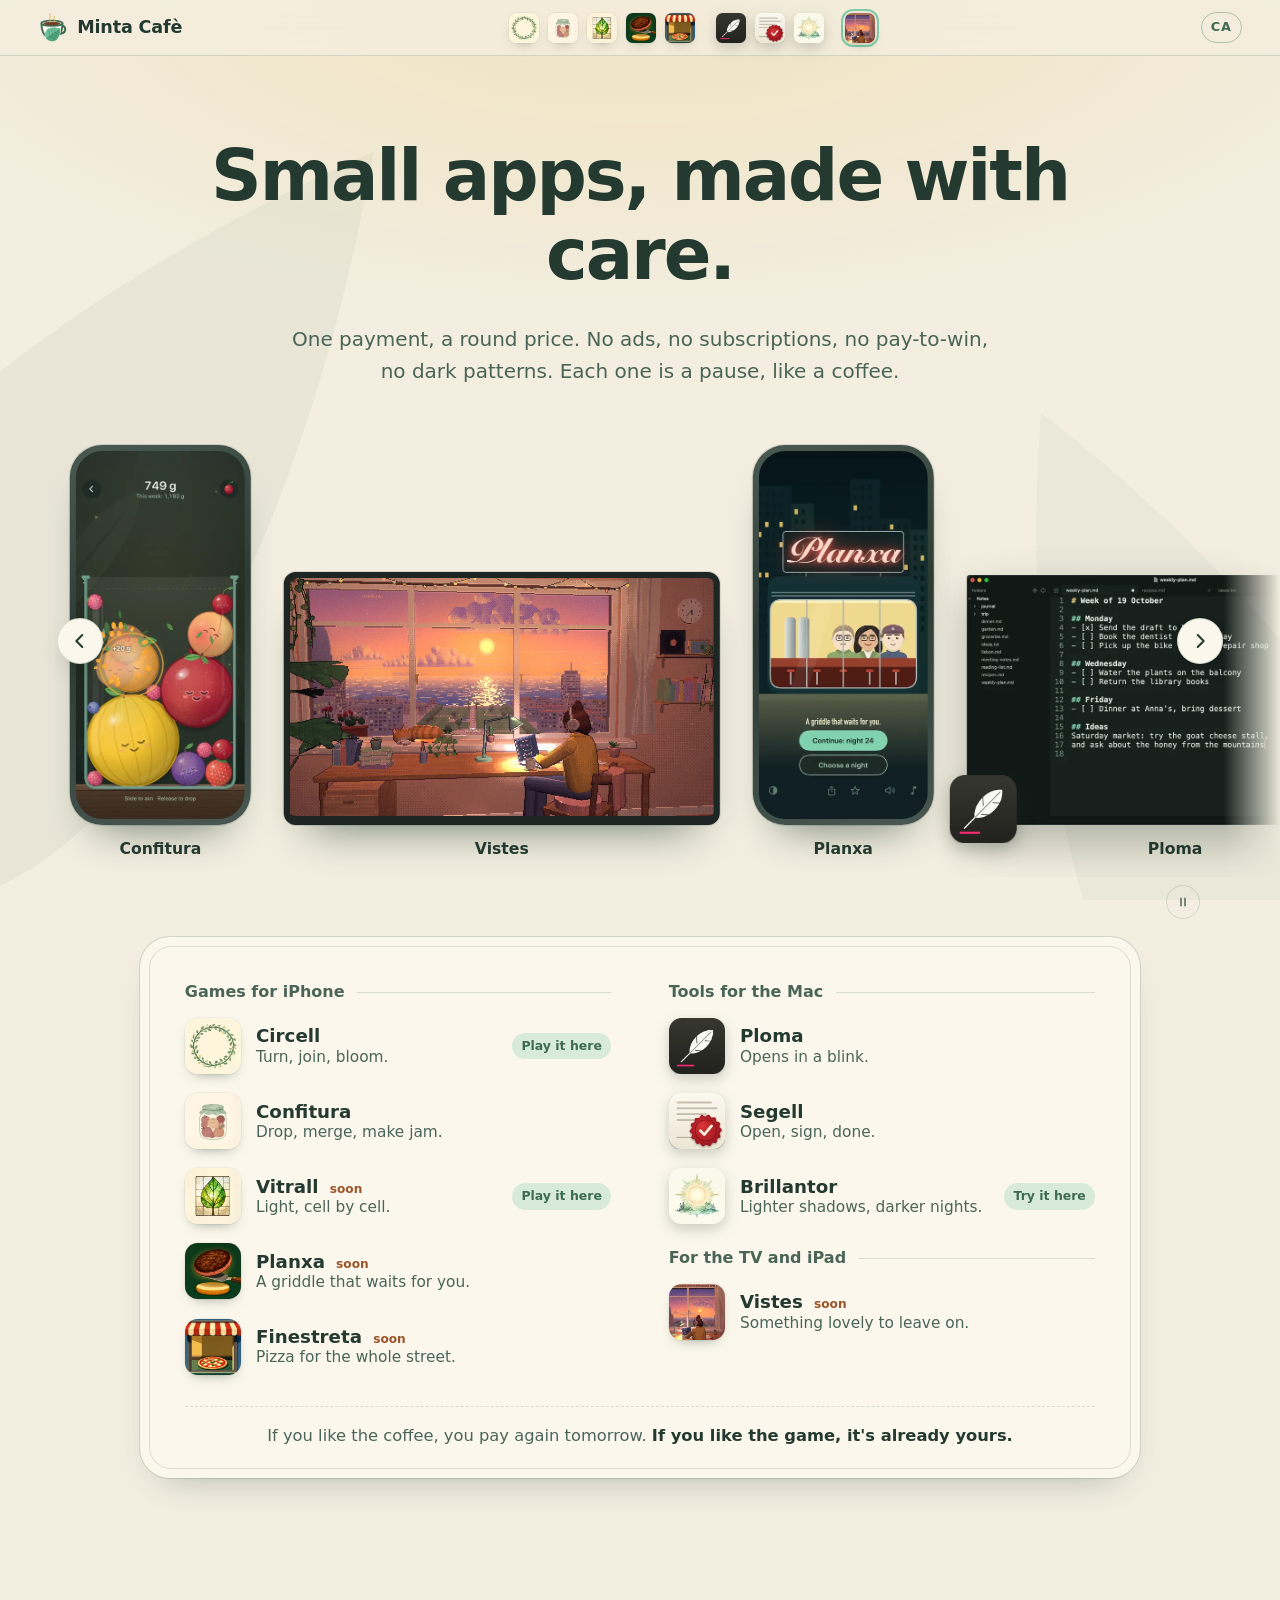
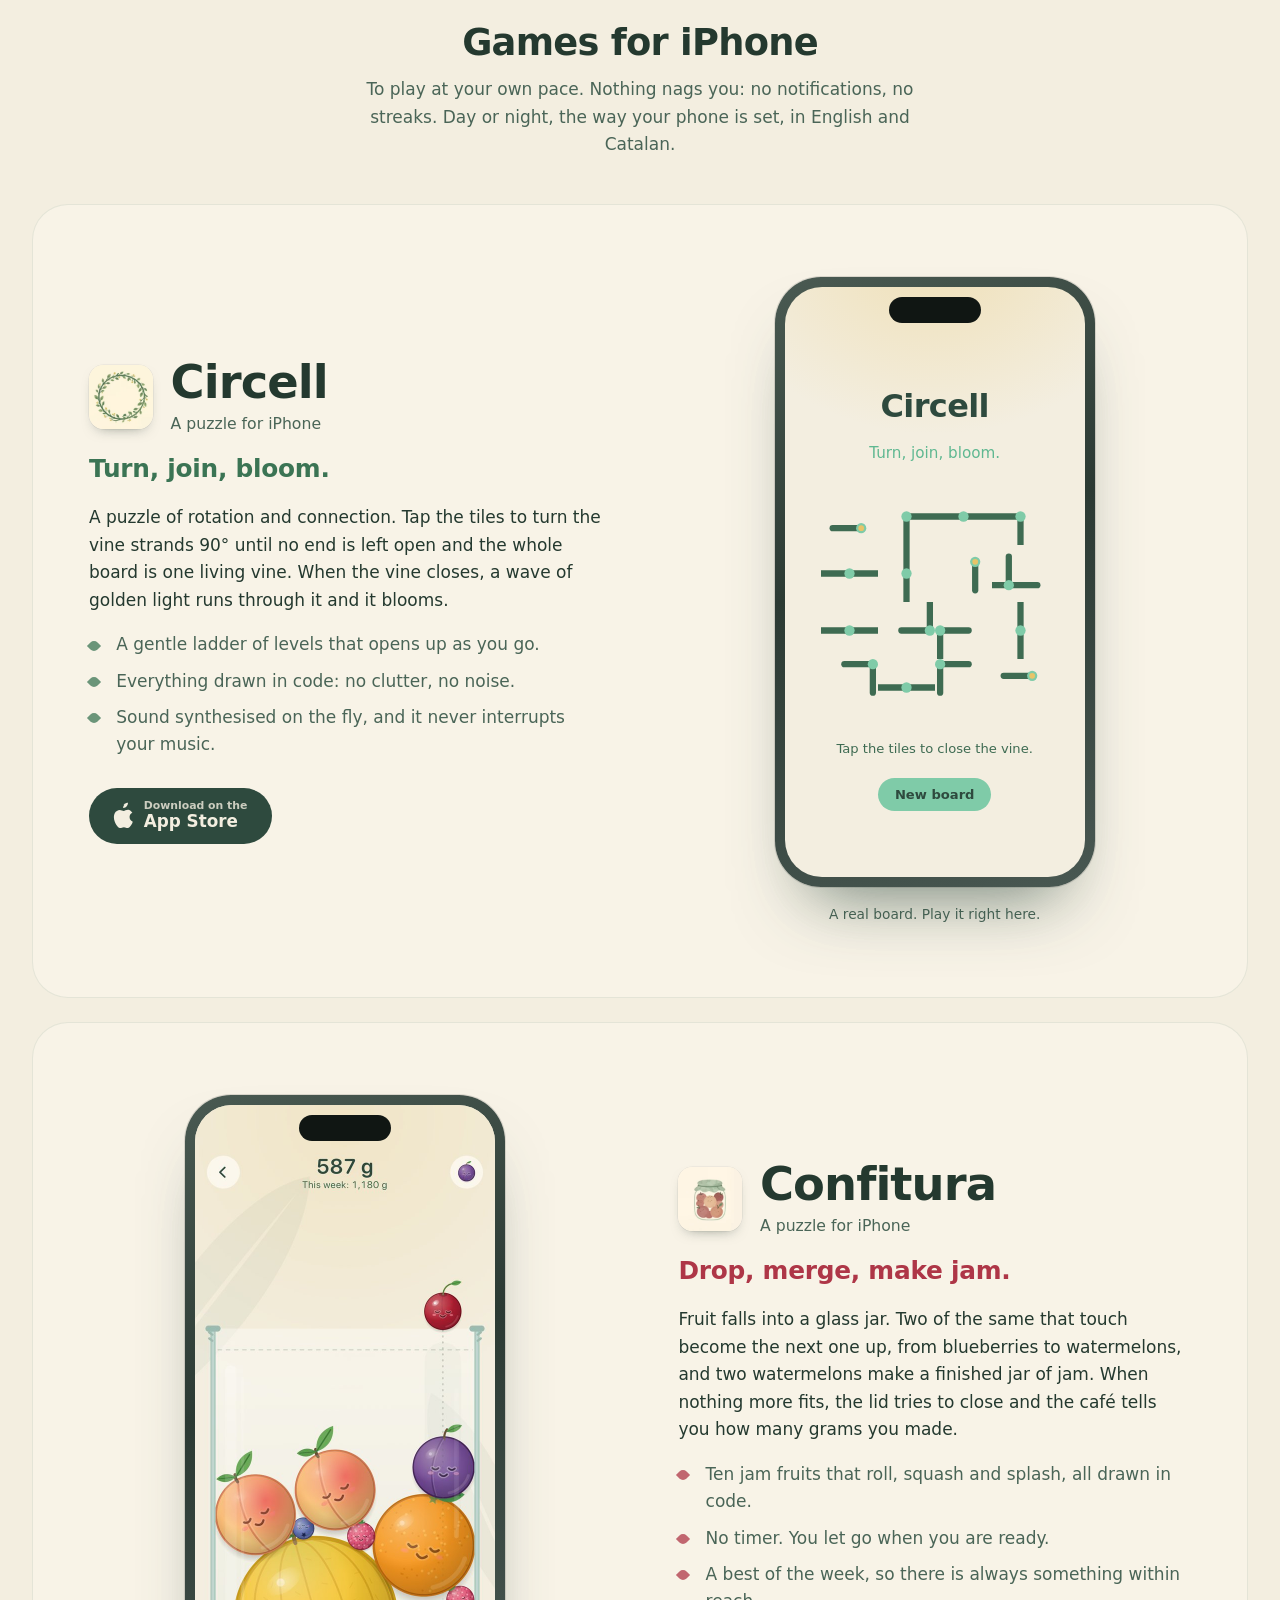
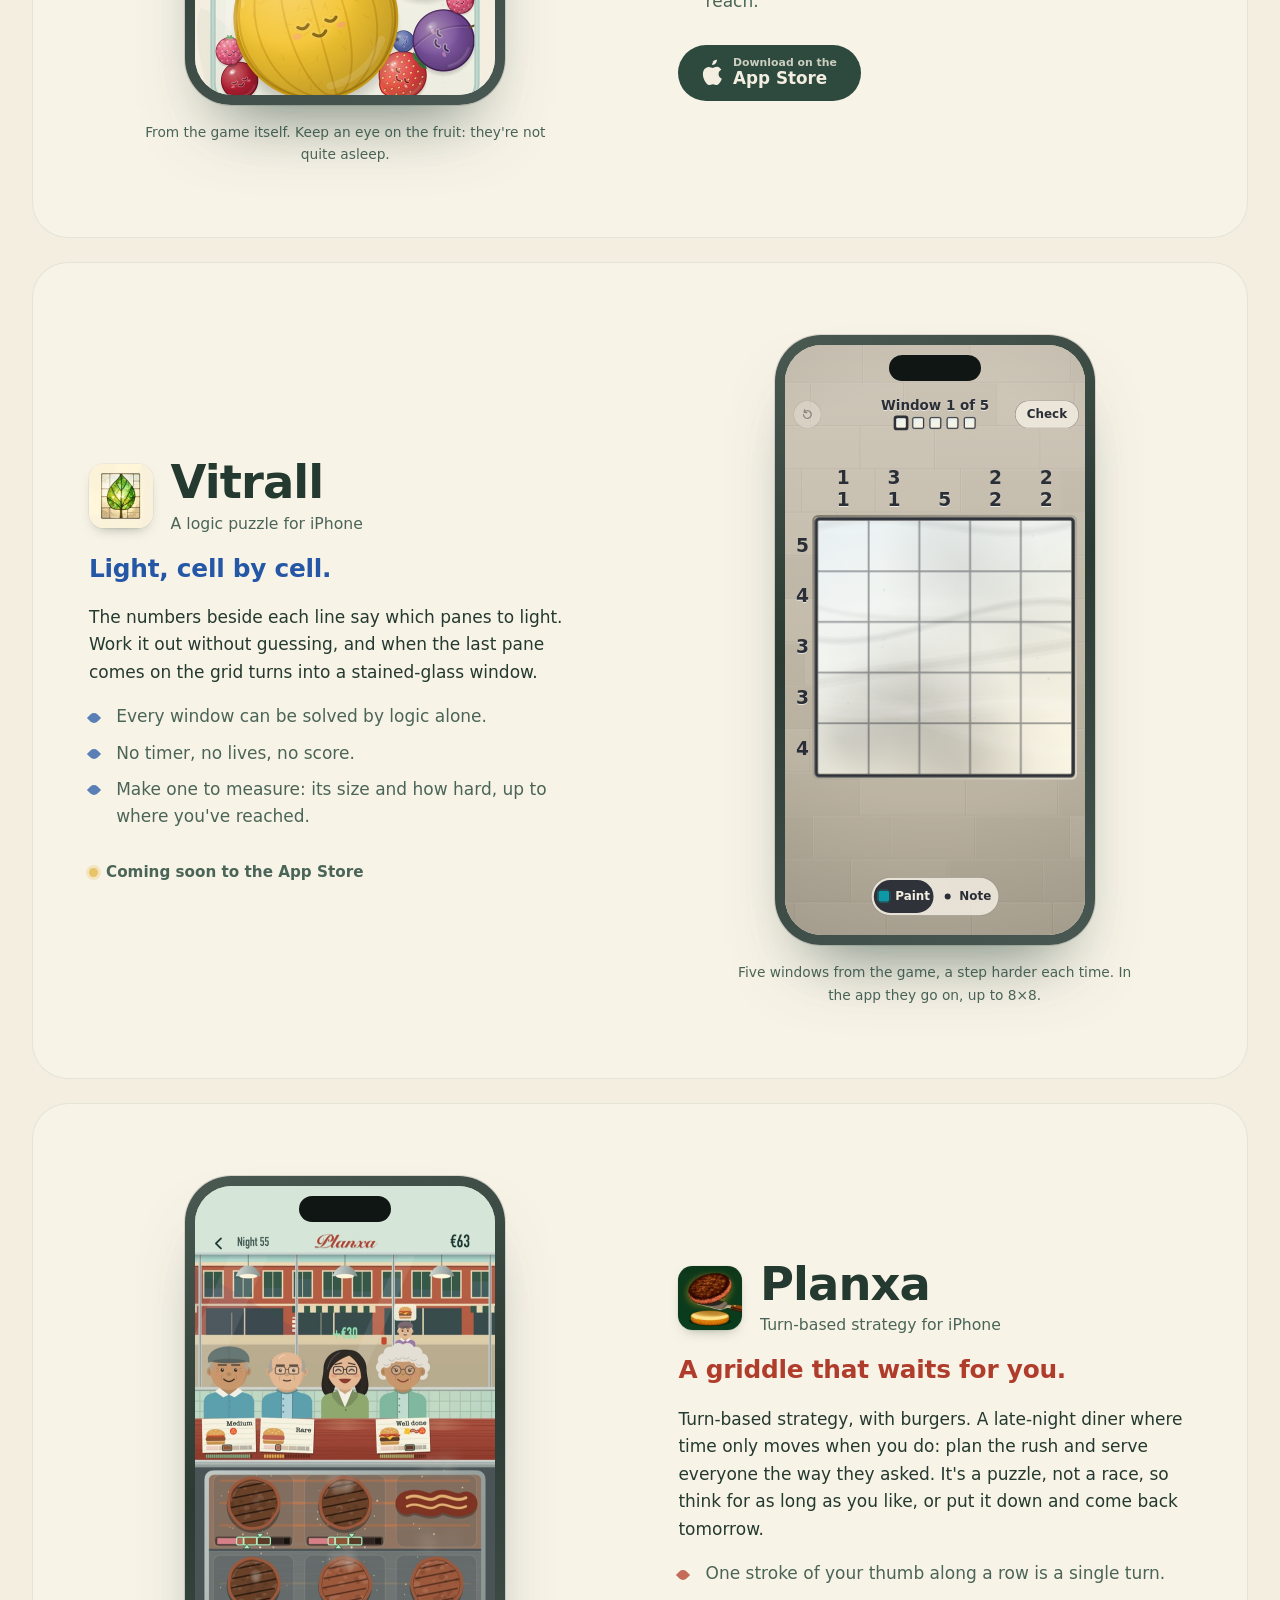
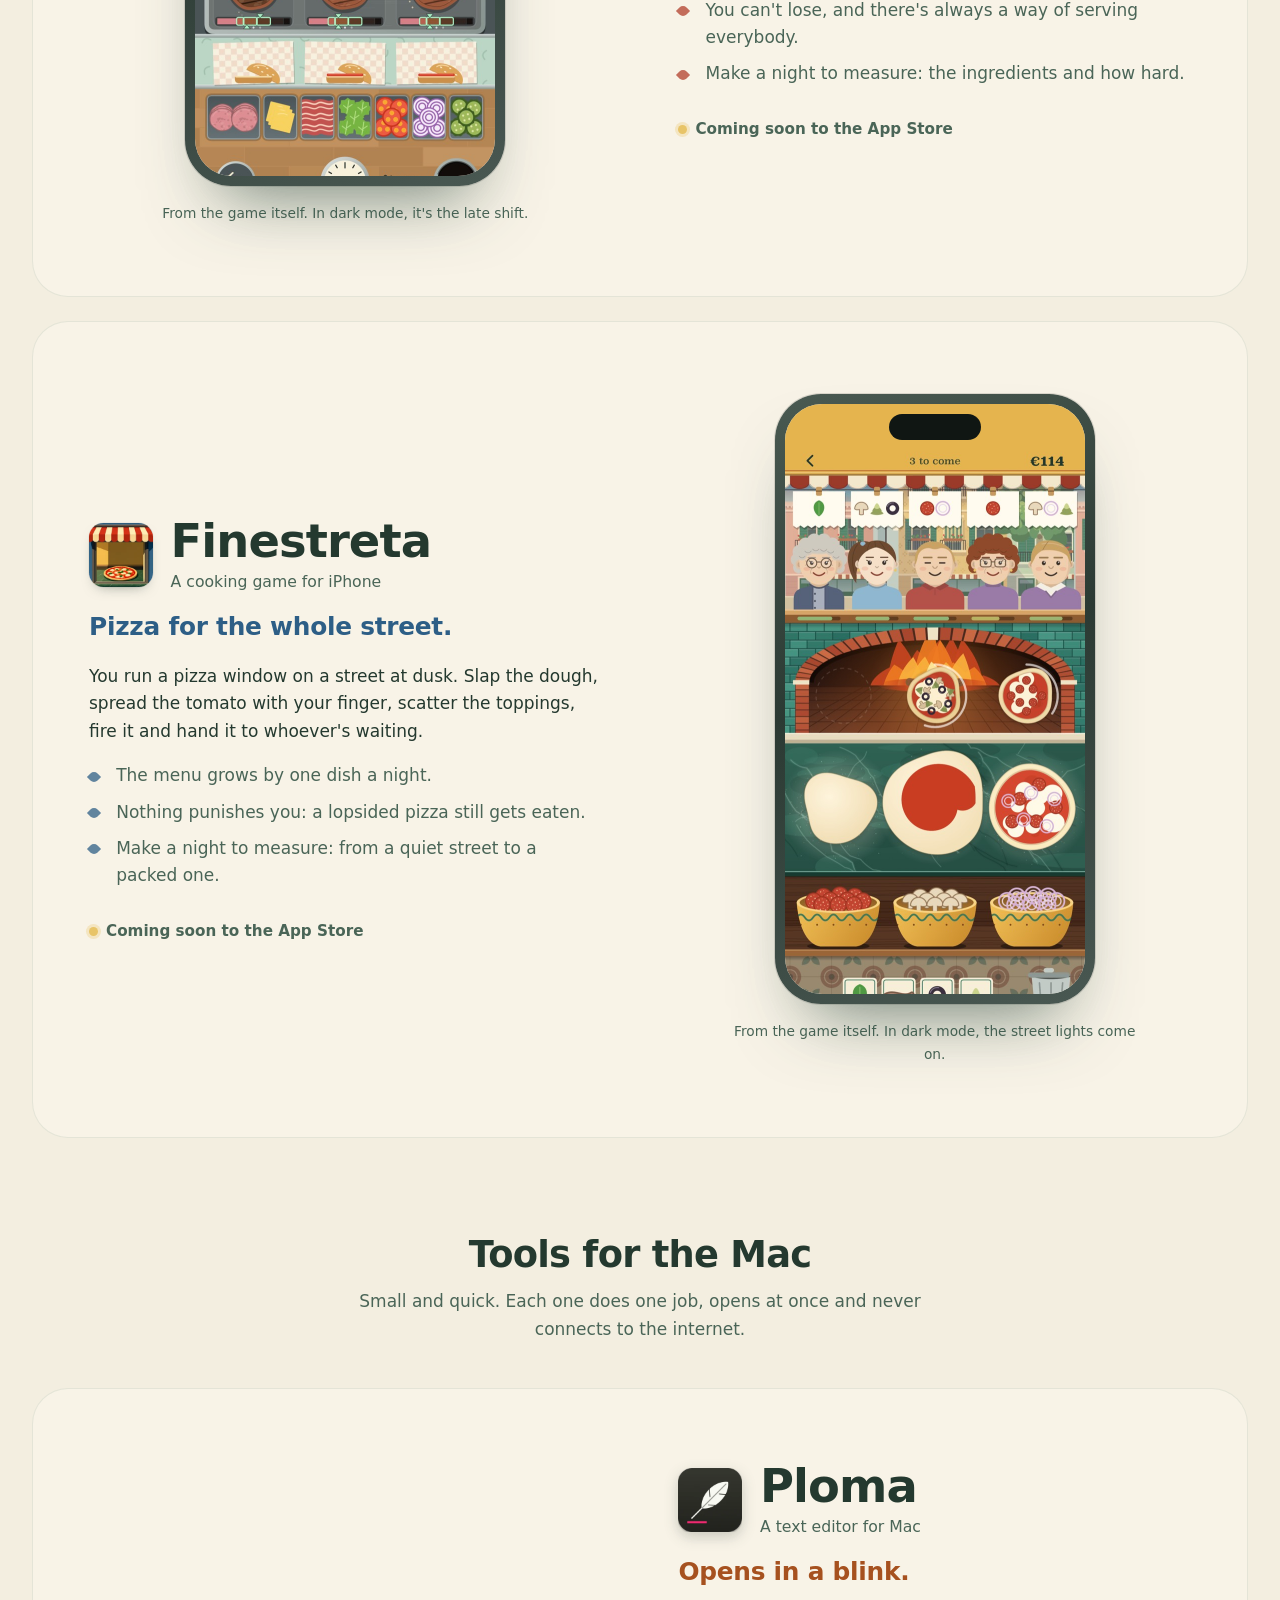
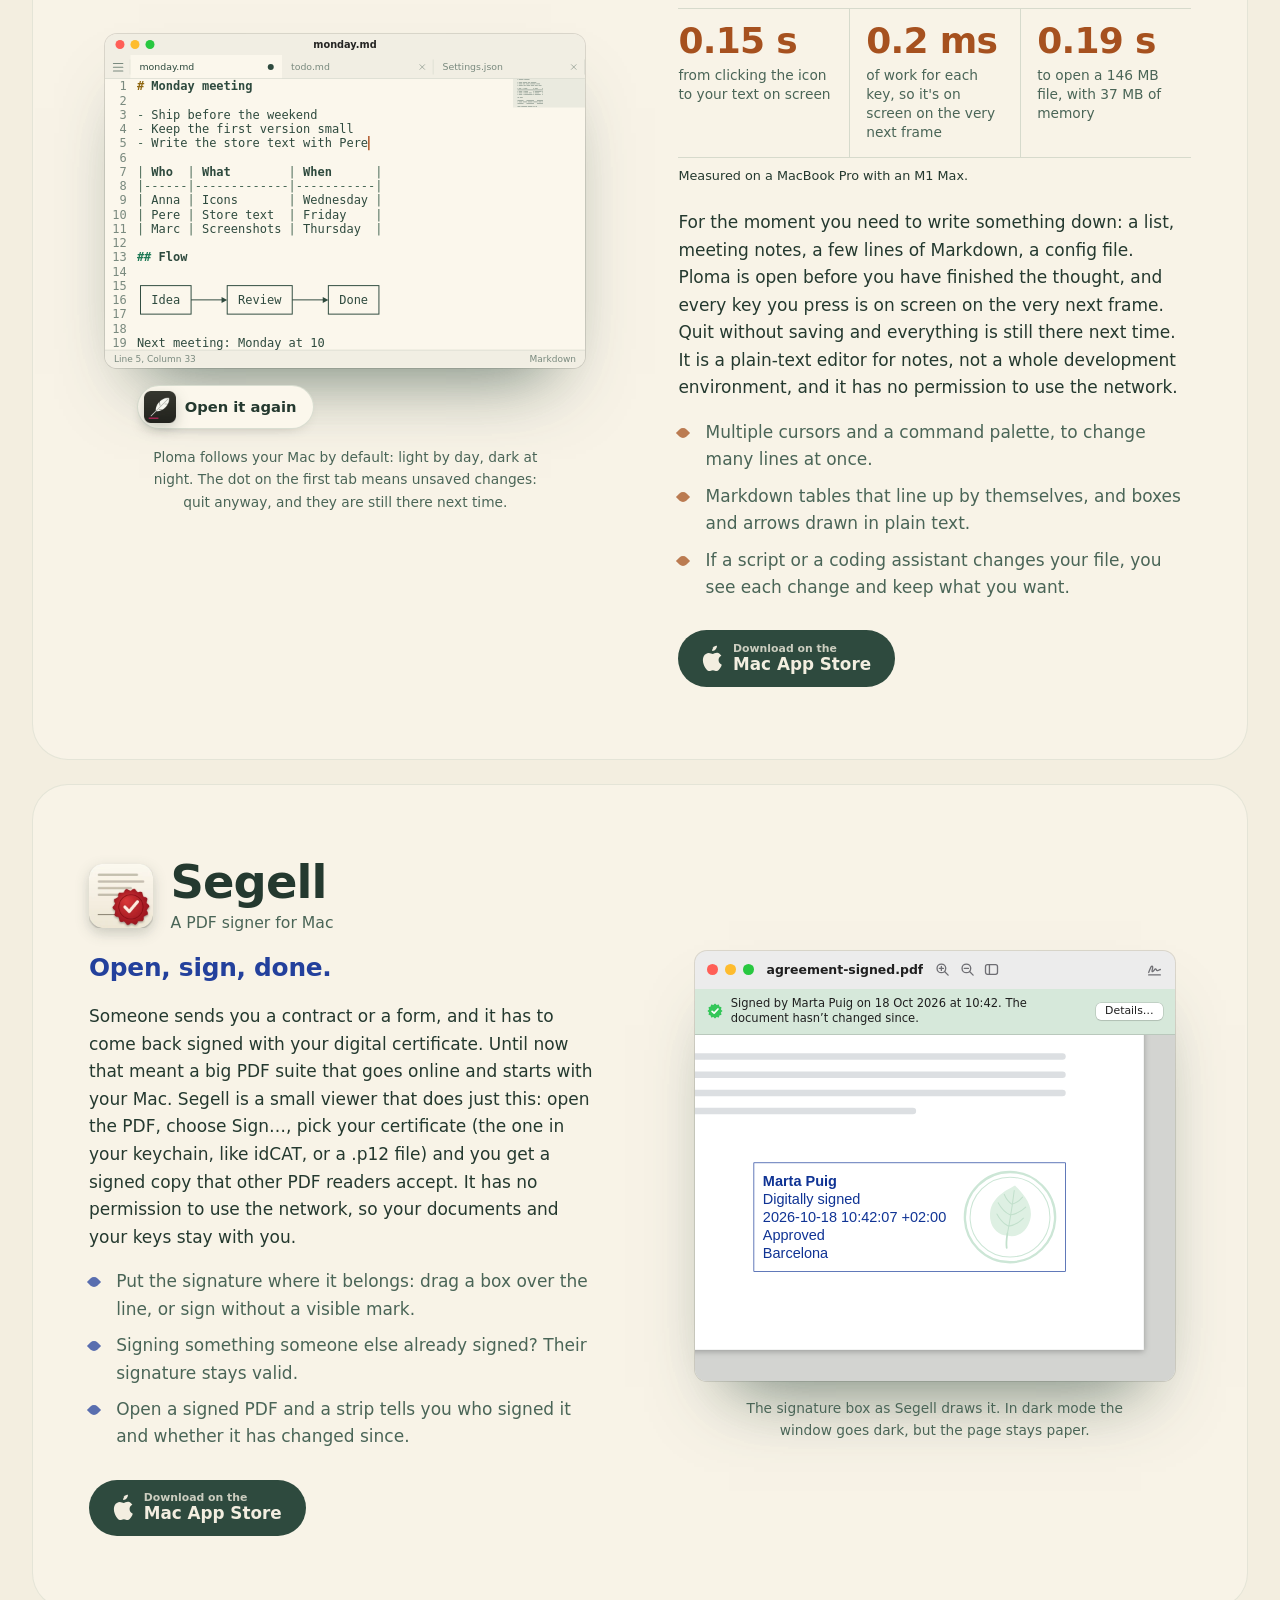
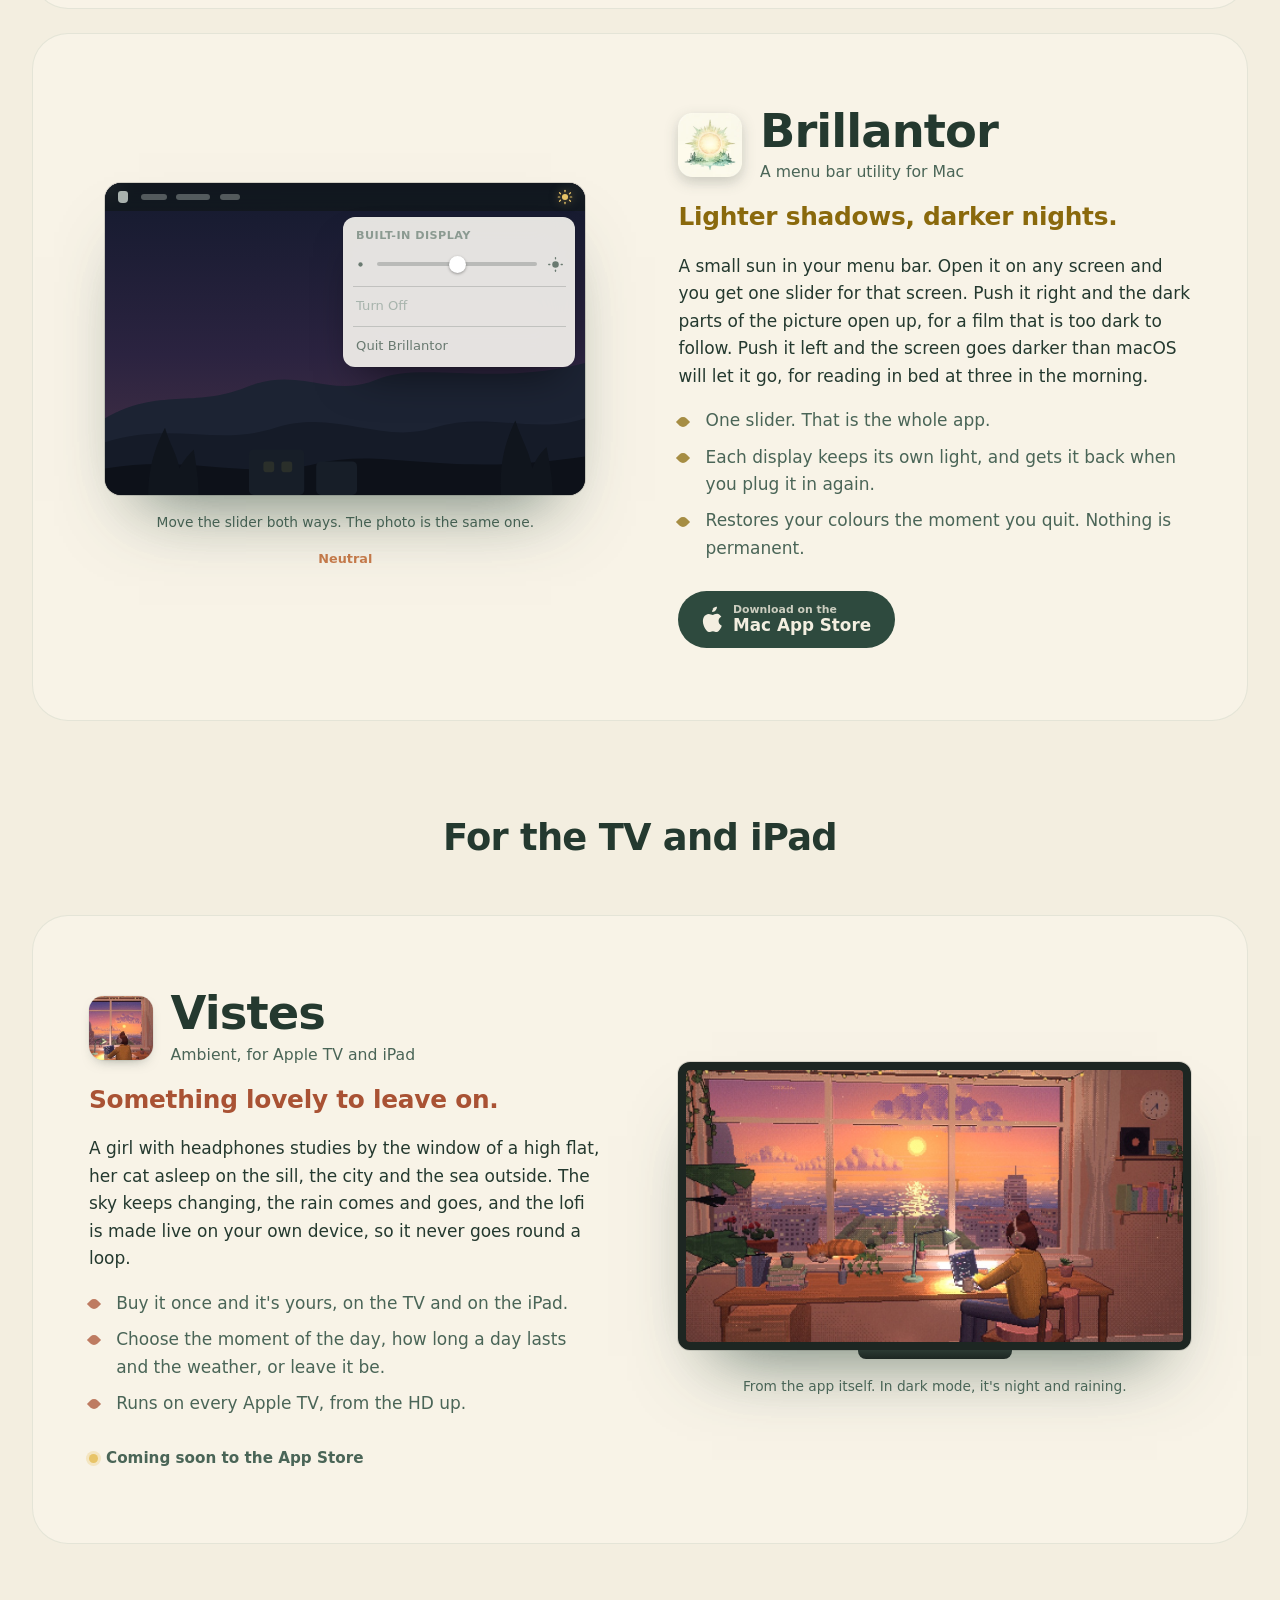
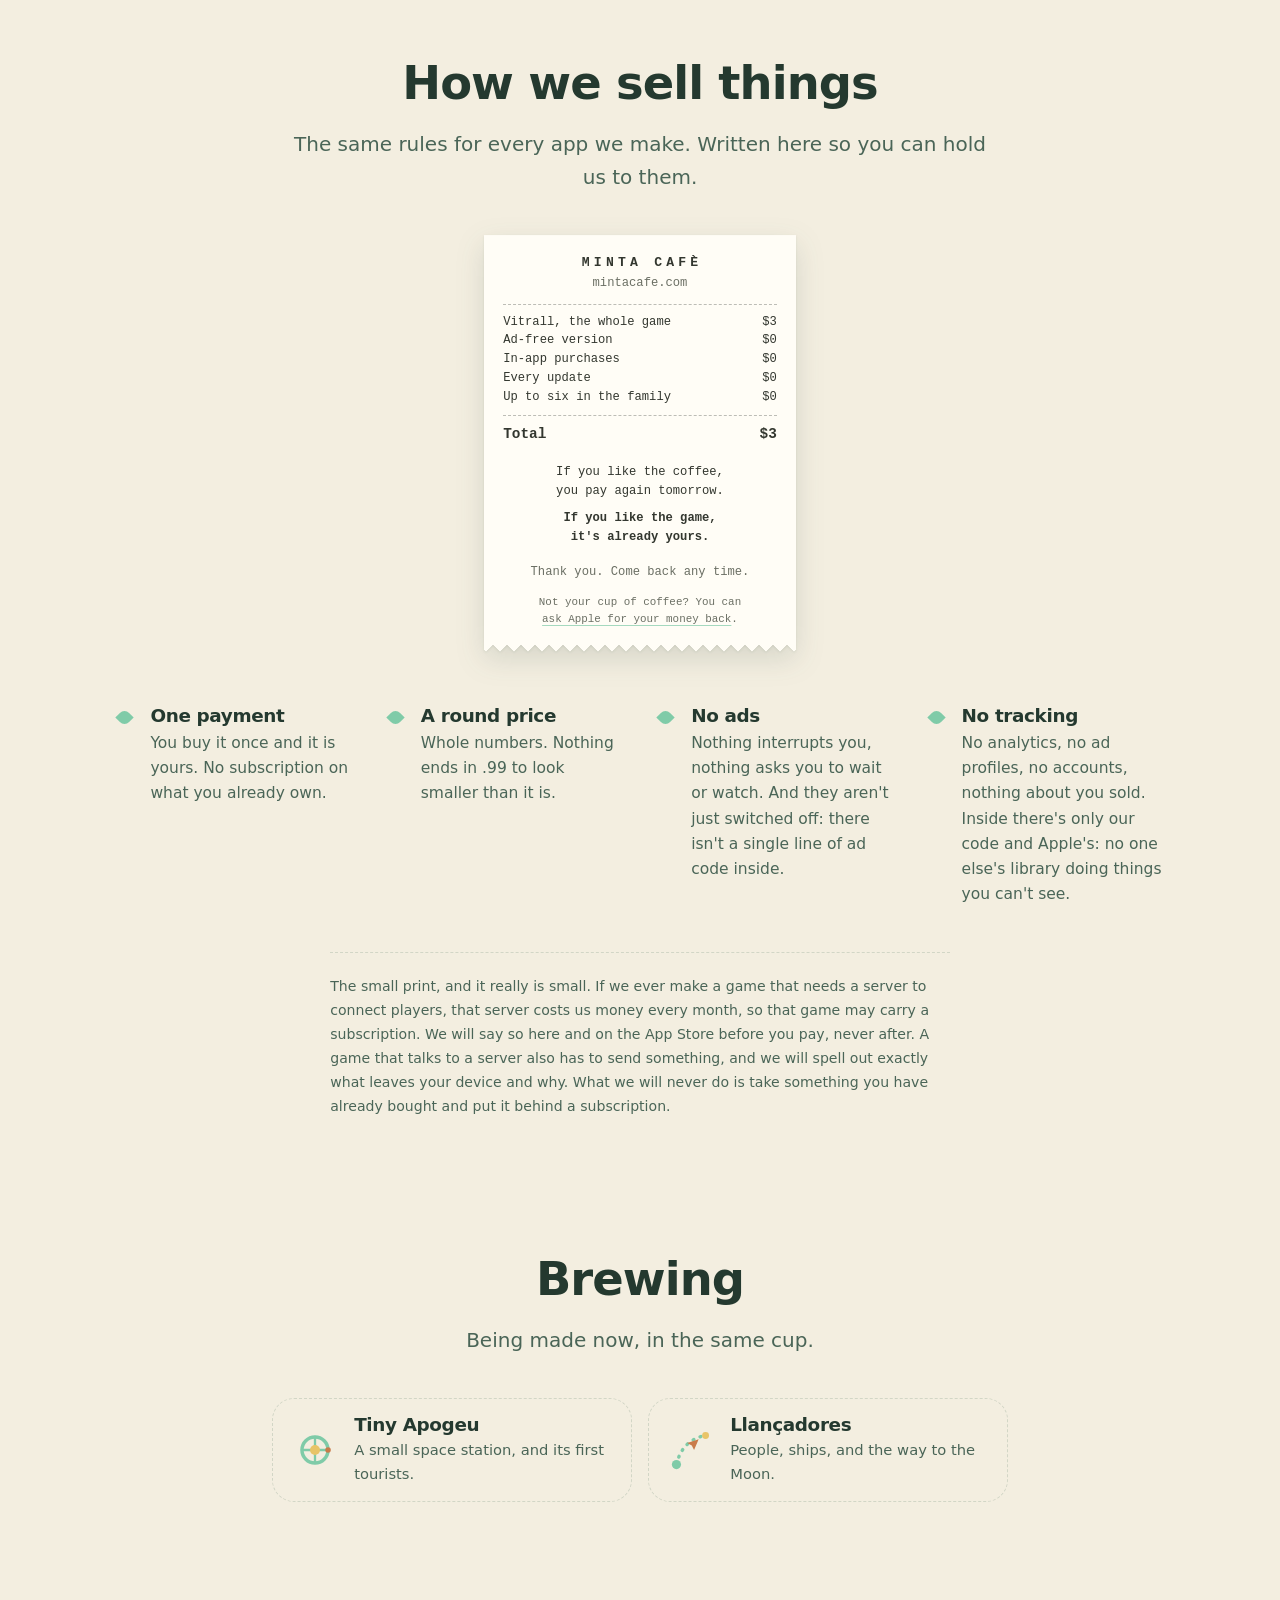
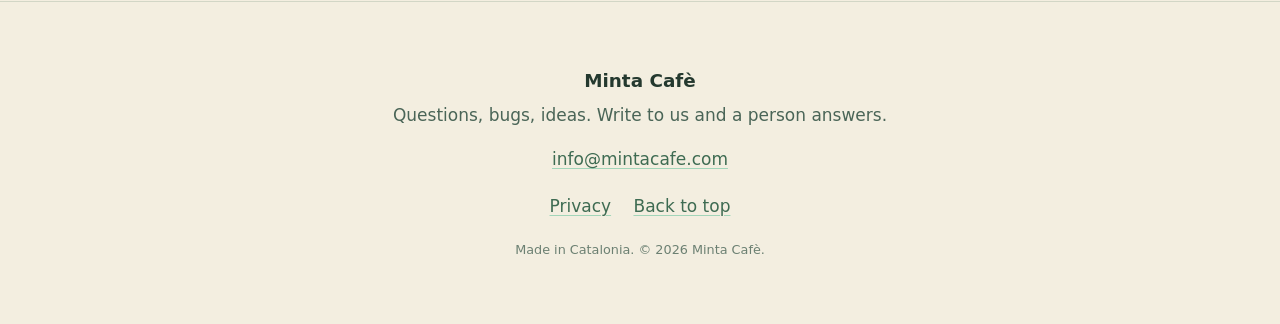
<file: index.html>
<!DOCTYPE html>
<html lang="en">
<head>
<meta charset="utf-8">
<meta name="viewport" content="width=device-width, initial-scale=1">
<title>Minta Cafè · small, honest apps for iPhone and Mac</title>
<meta name="description" content="Minta Cafè makes small, honest apps. One payment, round price, no ads, no subscriptions, no tracking. Games for iPhone, tools for the Mac and something lovely to leave on the TV.">
<meta property="og:title" content="Minta Cafè">
<meta property="og:description" content="Small, honest apps. One payment, round price, no ads, no subscriptions.">
<meta property="og:type" content="website">
<meta property="og:url" content="https://mintacafe.com/">
<meta name="theme-color" content="#F3EEE0" media="(prefers-color-scheme: light)">
<meta name="theme-color" content="#16231D" media="(prefers-color-scheme: dark)">
<link rel="icon" href="assets/favicon.svg" type="image/svg+xml">
<link rel="stylesheet" href="assets/style.css">
<link rel="stylesheet" href="assets/vitrall.css">
</head>
<body>

<!-- Decorative background: sun glow + leaf silhouettes, as in MintaBackground -->
<div class="backdrop" aria-hidden="true">
  <div class="backdrop__glow"></div>
  <svg class="backdrop__leaf backdrop__leaf--a" viewBox="0 0 100 240"><path d="M50 0C18 60 0 120 0 170c0 40 22 70 50 70s50-30 50-70C100 120 82 60 50 0Z"/></svg>
  <svg class="backdrop__leaf backdrop__leaf--b" viewBox="0 0 100 240"><path d="M50 0C18 60 0 120 0 170c0 40 22 70 50 70s50-30 50-70C100 120 82 60 50 0Z"/></svg>
</div>

<a class="skip" href="#main" data-i18n="skip">Skip to content</a>

<!-- The header carries a dock of the nine icons, so any app is one click away
     from anywhere on the page. At the top the menu below does that job, so the
     dock only shows once the menu has scrolled away (app.js, "has-dock"). -->
<header class="head" id="head">
  <a class="brand" href="#top" aria-label="Minta Cafè">
    <svg class="brand__mark" viewBox="0 0 40 40" aria-hidden="true">
      <defs><linearGradient id="mkSteam" gradientUnits="userSpaceOnUse" x1="0" y1="13.6" x2="0" y2="8.6"><stop offset="0" class="mk-steam-base"/><stop offset="1" class="mk-steam-top"/></linearGradient></defs>
      <path class="mk-handle" d="M31.4 17.2c6.4-.8 7.3 9.6-1.9 10.4"/>
      <path class="mk-china" d="M4.6 13.6C4.6 25.6 10.3 35 18.6 35s14-9.4 14-21.4z" stroke-width="2.5"/>
      <ellipse class="mk-china" cx="18.6" cy="13.6" rx="14" ry="3.6" stroke-width="2.3"/>
      <ellipse class="mk-coffee" cx="18.6" cy="14" rx="11.3" ry="2.35"/>
      <path class="mk-steam" d="M16 13.4c-1.2-1.5 1.1-2.7 0-4.6s.9-2.6 0-4.6.8-2.4.3-3.4M21.6 13c-1.2-1.5 1.1-2.7 0-4.6s.9-2.6.3-3.8"/>
      <g transform="translate(11.26 34.04) rotate(55) scale(1.72)">
        <path class="mk-leaf" d="M0 0L-1.18 -0.2L-1.75 -0.41L-2.19 -0.61L-2.56 -0.81L-2.89 -1.02L-3.17 -1.22L-3.43 -1.42L-3.66 -1.63L-3.87 -1.83L-4.06 -2.03L-4.23 -2.23L-4.39 -2.44L-4.52 -2.64L-4.65 -2.84L-4.77 -3.05L-4.9 -3.25L-5 -3.45L-5.07 -3.66L-5.02 -3.86L-5.09 -4.06L-5.19 -4.27L-5.28 -4.47L-5.35 -4.67L-5.37 -4.88L-5.23 -5.08L-5.12 -5.28L-5.21 -5.48L-5.28 -5.69L-5.32 -5.89L-5.31 -6.09L-5.17 -6.3L-4.83 -6.5L-4.91 -6.7L-4.96 -6.91L-4.98 -7.11L-4.94 -7.31L-4.83 -7.52L-4.5 -7.72L-4.36 -7.92L-4.38 -8.13L-4.37 -8.33L-4.31 -8.53L-4.2 -8.73L-3.94 -8.94L-3.65 -9.14L-3.62 -9.34L-3.56 -9.55L-3.46 -9.75L-3.33 -9.95L-3.13 -10.16L-2.84 -10.36L-2.71 -10.56L-2.58 -10.77L-2.43 -10.97L-2.26 -11.17L-2.06 -11.38L-1.85 -11.58L-1.65 -11.78L-1.44 -11.98L-1.22 -12.19L-0.99 -12.39L-0.74 -12.59L-0.45 -12.8L0 -13L0.45 -12.8L0.74 -12.59L0.99 -12.39L1.22 -12.19L1.44 -11.98L1.65 -11.78L1.85 -11.58L2.06 -11.38L2.26 -11.17L2.43 -10.97L2.58 -10.77L2.71 -10.56L2.84 -10.36L3.13 -10.16L3.33 -9.95L3.46 -9.75L3.56 -9.55L3.62 -9.34L3.65 -9.14L3.94 -8.94L4.2 -8.73L4.31 -8.53L4.37 -8.33L4.38 -8.13L4.36 -7.92L4.5 -7.72L4.83 -7.52L4.94 -7.31L4.98 -7.11L4.96 -6.91L4.91 -6.7L4.83 -6.5L5.17 -6.3L5.31 -6.09L5.32 -5.89L5.28 -5.69L5.21 -5.48L5.12 -5.28L5.23 -5.08L5.37 -4.88L5.35 -4.67L5.28 -4.47L5.19 -4.27L5.09 -4.06L5.02 -3.86L5.07 -3.66L5 -3.45L4.9 -3.25L4.77 -3.05L4.65 -2.84L4.52 -2.64L4.39 -2.44L4.23 -2.23L4.06 -2.03L3.87 -1.83L3.66 -1.63L3.43 -1.42L3.17 -1.22L2.89 -1.02L2.56 -0.81L2.19 -0.61L1.75 -0.41L1.18 -0.2L0 0Z"/>
        <path class="mk-leaf-lit" d="M0 0L-1.18 -0.2L-1.75 -0.41L-2.19 -0.61L-2.56 -0.81L-2.89 -1.02L-3.17 -1.22L-3.43 -1.42L-3.66 -1.63L-3.87 -1.83L-4.06 -2.03L-4.23 -2.23L-4.39 -2.44L-4.52 -2.64L-4.65 -2.84L-4.77 -3.05L-4.9 -3.25L-5 -3.45L-5.07 -3.66L-5.02 -3.86L-5.09 -4.06L-5.19 -4.27L-5.28 -4.47L-5.35 -4.67L-5.37 -4.88L-5.23 -5.08L-5.12 -5.28L-5.21 -5.48L-5.28 -5.69L-5.32 -5.89L-5.31 -6.09L-5.17 -6.3L-4.83 -6.5L-4.91 -6.7L-4.96 -6.91L-4.98 -7.11L-4.94 -7.31L-4.83 -7.52L-4.5 -7.72L-4.36 -7.92L-4.38 -8.13L-4.37 -8.33L-4.31 -8.53L-4.2 -8.73L-3.94 -8.94L-3.65 -9.14L-3.62 -9.34L-3.56 -9.55L-3.46 -9.75L-3.33 -9.95L-3.13 -10.16L-2.84 -10.36L-2.71 -10.56L-2.58 -10.77L-2.43 -10.97L-2.26 -11.17L-2.06 -11.38L-1.85 -11.58L-1.65 -11.78L-1.44 -11.98L-1.22 -12.19L-0.99 -12.39L-0.74 -12.59L-0.45 -12.8L0 -13L0 0Z"/>
        <path class="mk-vein" d="M0 -.4Q.3 -6.5 0 -11.7M0 -3.12Q1.9 -3.54 4.22 -5.2M0 -3.12Q-1.9 -3.54 -4.22 -5.2M0 -5.72Q1.56 -6.08 3.48 -7.54M0 -5.72Q-1.56 -6.08 -3.48 -7.54M0 -8.19Q1.23 -8.5 2.74 -9.75M0 -8.19Q-1.23 -8.5 -2.74 -9.75"/>
      </g>
    </svg>
    <span class="brand__name">Minta Cafè</span>
  </a>
  <nav class="dock" id="dock" aria-label="Apps">
    <a href="#circell" title="Circell"><img class="icon icon--ios" src="assets/icons/circell.webp" alt="Circell" width="30" height="30"></a>
    <a href="#confitura" title="Confitura"><img class="icon icon--ios" src="assets/icons/confitura.webp" alt="Confitura" width="30" height="30"></a>
    <a href="#vitrall" title="Vitrall"><img class="icon icon--ios" src="assets/icons/vitrall.webp" alt="Vitrall" width="30" height="30"></a>
    <a href="#planxa" title="Planxa"><img class="icon icon--ios" src="assets/icons/planxa.webp" alt="Planxa" width="30" height="30"></a>
    <a href="#finestreta" title="Finestreta"><img class="icon icon--ios" src="assets/icons/finestreta.webp" alt="Finestreta" width="30" height="30"></a>
    <span class="dock__gap" aria-hidden="true"></span>
    <a href="#ploma" title="Ploma"><img class="icon icon--mac" src="assets/icons/ploma.webp" alt="Ploma" width="30" height="30"></a>
    <a href="#segell" title="Segell"><img class="icon icon--mac" src="assets/icons/segell.webp" alt="Segell" width="30" height="30"></a>
    <a href="#brillantor" title="Brillantor"><img class="icon icon--mac" src="assets/icons/brillantor.webp" alt="Brillantor" width="30" height="30"></a>
    <span class="dock__gap" aria-hidden="true"></span>
    <a href="#vistes" title="Vistes"><img class="icon icon--ios" src="assets/icons/vistes.webp" alt="Vistes" width="30" height="30"></a>
  </nav>
  <button class="lang" id="langToggle" type="button" aria-label="Canvia la llengua a català">
    <span class="lang__flip">CA</span>
  </button>
</header>

<main id="main">

  <!-- ───────────────────────── The menu ───────────────────────── -->
  <section class="hero" id="top">
    <h1 data-i18n="hero.title">Small apps, made with care.</h1>
    <p class="lede" data-i18n="hero.lede">One payment, a round price. No ads, no subscriptions, no pay-to-win, no dark patterns. Each one is a pause, like a coffee.</p>

    <!-- The shop window: the apps' own screens, side by side, drifting slowly.
         It stops under the mouse or a finger, and for good with the button;
         nothing moves if the system asks for less motion. A click takes you to
         the app. -->
    <div class="aparador is-start" id="aparador">
      <div class="aparador__track" id="aparadorTrack">
      <ul class="aparador__belt" aria-label="The apps, screen by screen" data-i18n-aria="aparador.label">
        <li class="vitrina vitrina--phone"><a href="#confitura">
          <span class="vitrina__glass"><img src="assets/aparador/confitura.webp" width="372" height="809" alt=""></span>
          <span class="vitrina__name">Confitura</span>
        </a></li>
        <li class="vitrina vitrina--tv"><a href="#vistes">
          <span class="vitrina__glass"><img src="assets/aparador/vistes.webp" width="960" height="540" alt=""></span>
          <span class="vitrina__name">Vistes</span>
        </a></li>
        <li class="vitrina vitrina--phone"><a href="#planxa">
          <span class="vitrina__glass"><img src="assets/aparador/planxa.webp" width="372" height="809" alt=""></span>
          <span class="vitrina__name">Planxa</span>
        </a></li>
        <li class="vitrina vitrina--window"><a href="#ploma">
          <span class="vitrina__glass"><img src="assets/aparador/ploma.webp" width="920" height="553" alt=""></span>
          <img class="vitrina__badge icon icon--mac" src="assets/icons/ploma.webp" alt="" width="64" height="64" loading="lazy">
          <span class="vitrina__name">Ploma</span>
        </a></li>
        <li class="vitrina vitrina--phone"><a href="#finestreta">
          <span class="vitrina__glass"><img src="assets/aparador/finestreta.webp" width="372" height="809" alt="" loading="lazy"></span>
          <span class="vitrina__name">Finestreta</span>
        </a></li>
        <li class="vitrina vitrina--phone"><a href="#vitrall">
          <span class="vitrina__glass"><img src="assets/aparador/vitrall.webp" width="372" height="809" alt="" loading="lazy"></span>
          <span class="vitrina__name">Vitrall</span>
        </a></li>
        <li class="vitrina vitrina--window"><a href="#segell">
          <span class="vitrina__glass"><img src="assets/aparador/segell.webp" width="920" height="523" alt="" loading="lazy"></span>
          <img class="vitrina__badge icon icon--mac" src="assets/icons/segell.webp" alt="" width="64" height="64" loading="lazy">
          <span class="vitrina__name">Segell</span>
        </a></li>
        <li class="vitrina vitrina--phone"><a href="#circell">
          <span class="vitrina__glass"><img src="assets/aparador/circell.webp" width="372" height="809" alt="" loading="lazy"></span>
          <span class="vitrina__name">Circell</span>
        </a></li>
        <li class="vitrina vitrina--screen"><a href="#brillantor">
          <span class="vitrina__glass"><img src="assets/aparador/brillantor.webp" width="960" height="540" alt="" loading="lazy"></span>
          <img class="vitrina__badge icon icon--mac" src="assets/icons/brillantor.webp" alt="" width="64" height="64" loading="lazy">
          <span class="vitrina__name">Brillantor</span>
        </a></li>
      </ul>
      </div>
      <button class="aparador__nav aparador__nav--prev" type="button" data-dir="-1" aria-label="Previous" data-i18n-aria="aparador.prev"><svg viewBox="0 0 24 24" aria-hidden="true"><path d="M14.5 5.5 8 12l6.5 6.5"/></svg></button>
      <button class="aparador__nav aparador__nav--next" type="button" data-dir="1" aria-label="Next" data-i18n-aria="aparador.next"><svg viewBox="0 0 24 24" aria-hidden="true"><path d="M9.5 5.5 16 12l-6.5 6.5"/></svg></button>
      <button class="aparador__pause" id="aparadorPause" type="button" aria-pressed="false" aria-label="Stop the shop window" data-i18n-aria="aparador.pause"><svg viewBox="0 0 24 24" aria-hidden="true"><path class="i-pause" d="M9 6.5v11M15 6.5v11"/><path class="i-play" d="M8.5 6.2 17.5 12l-9 5.8Z"/></svg></button>
    </div>

    <!-- The café's menu: every app at a glance, grouped by what it's for. -->
    <nav class="carta" id="carta" aria-label="All our apps" data-i18n-aria="carta.label">
      <div class="carta__col">
        <section class="carta__group" aria-labelledby="cg-games">
          <h2 class="carta__title" id="cg-games" data-i18n="group.games">Games for iPhone</h2>
          <ul class="carta__list">
            <li><a class="dish" href="#circell">
              <img class="icon icon--ios dish__icon" src="assets/icons/circell.webp" alt="" width="56" height="56">
              <span class="dish__text"><span class="dish__name">Circell</span><span class="dish__line" data-i18n="circell.tagline">Turn, join, bloom.</span></span>
              <span class="dish__tag" data-i18n="tag.play">Play it here</span>
            </a></li>
            <li><a class="dish" href="#confitura">
              <img class="icon icon--ios dish__icon" src="assets/icons/confitura.webp" alt="" width="56" height="56">
              <span class="dish__text"><span class="dish__name">Confitura</span><span class="dish__line" data-i18n="confitura.tagline">Drop, merge, make jam.</span></span>
            </a></li>
            <li><a class="dish" href="#vitrall">
              <img class="icon icon--ios dish__icon" src="assets/icons/vitrall.webp" alt="" width="56" height="56">
              <span class="dish__text"><span class="dish__name">Vitrall <small class="dish__soon" data-i18n="tag.soon">soon</small></span><span class="dish__line" data-i18n="vitrall.tagline">Light, cell by cell.</span></span>
              <span class="dish__tag" data-i18n="tag.play">Play it here</span>
            </a></li>
            <li><a class="dish" href="#planxa">
              <img class="icon icon--ios dish__icon" src="assets/icons/planxa.webp" alt="" width="56" height="56">
              <span class="dish__text"><span class="dish__name">Planxa <small class="dish__soon" data-i18n="tag.soon">soon</small></span><span class="dish__line" data-i18n="planxa.tagline">A griddle that waits for you.</span></span>
            </a></li>
            <li><a class="dish" href="#finestreta">
              <img class="icon icon--ios dish__icon" src="assets/icons/finestreta.webp" alt="" width="56" height="56">
              <span class="dish__text"><span class="dish__name">Finestreta <small class="dish__soon" data-i18n="tag.soon">soon</small></span><span class="dish__line" data-i18n="finestreta.tagline">Pizza for the whole street.</span></span>
            </a></li>
          </ul>
        </section>
      </div>
      <div class="carta__col">
        <section class="carta__group" aria-labelledby="cg-mac">
          <h2 class="carta__title" id="cg-mac" data-i18n="group.mac">Tools for the Mac</h2>
          <ul class="carta__list">
            <li><a class="dish" href="#ploma">
              <img class="icon icon--mac dish__icon" src="assets/icons/ploma.webp" alt="" width="56" height="56">
              <span class="dish__text"><span class="dish__name">Ploma</span><span class="dish__line" data-i18n="ploma.tagline">Opens in a blink.</span></span>
            </a></li>
            <li><a class="dish" href="#segell">
              <img class="icon icon--mac dish__icon" src="assets/icons/segell.webp" alt="" width="56" height="56">
              <span class="dish__text"><span class="dish__name">Segell</span><span class="dish__line" data-i18n="segell.tagline">Open, sign, done.</span></span>
            </a></li>
            <li><a class="dish" href="#brillantor">
              <img class="icon icon--mac dish__icon" src="assets/icons/brillantor.webp" alt="" width="56" height="56">
              <span class="dish__text"><span class="dish__name">Brillantor</span><span class="dish__line" data-i18n="brillantor.tagline">Lighter shadows, darker nights.</span></span>
              <span class="dish__tag" data-i18n="tag.try">Try it here</span>
            </a></li>
          </ul>
        </section>
        <section class="carta__group" aria-labelledby="cg-tv">
          <h2 class="carta__title" id="cg-tv" data-i18n="group.tv">For the TV and iPad</h2>
          <ul class="carta__list">
            <li><a class="dish" href="#vistes">
              <img class="icon icon--ios dish__icon" src="assets/icons/vistes.webp" alt="" width="56" height="56">
              <span class="dish__text"><span class="dish__name">Vistes <small class="dish__soon" data-i18n="tag.soon">soon</small></span><span class="dish__line" data-i18n="vistes.tagline">Something lovely to leave on.</span></span>
            </a></li>
          </ul>
        </section>
      </div>
      <p class="carta__foot"><span data-i18n="carta.motto.a">If you like the coffee, you pay again tomorrow.</span> <strong data-i18n="carta.motto.b">If you like the game, it's already yours.</strong></p>
    </nav>
  </section>

  <!-- ═════════════════════════ Games ═════════════════════════ -->
  <header class="chapter" id="games">
    <h2 data-i18n="group.games">Games for iPhone</h2>
    <p data-i18n="group.games.lede">To play at your own pace. Nothing nags you: no notifications, no streaks. Day or night, the way your phone is set, in English and Catalan.</p>
  </header>

  <!-- ───────────────────────── Circell ───────────────────────── -->
  <section class="app" id="circell">
    <div class="app__head">
      <img class="icon icon--ios app__icon" src="assets/icons/circell.webp" alt="" width="64" height="64">
      <div>
        <h2>Circell</h2>
        <p class="app__kind" data-i18n="circell.kind">A puzzle for iPhone</p>
      </div>
    </div>
    <p class="tagline" data-i18n="circell.tagline">Turn, join, bloom.</p>
    <div class="app__art">
      <div class="phone">
        <div class="phone__island" aria-hidden="true"></div>
        <div class="phone__screen">
          <p class="phone__wordmark">Circell</p>
          <p class="phone__tagline" data-i18n="circell.tagline">Turn, join, bloom.</p>
          <div class="board" id="board" role="group" aria-label="Circell demo board"></div>
          <p class="phone__status" id="boardStatus" data-i18n="circell.demo.hint">Tap the tiles to close the vine.</p>
          <button class="pill" id="newBoard" type="button" data-i18n="circell.demo.new">New board</button>
        </div>
      </div>
      <p class="art__caption" data-i18n="circell.demo.caption">A real board. Play it right here.</p>
    </div>
    <div class="app__body">
      <p data-i18n="circell.body">A puzzle of rotation and connection. Tap the tiles to turn the vine strands 90° until no end is left open and the whole board is one living vine. When the vine closes, a wave of golden light runs through it and it blooms.</p>
      <ul class="features">
        <li data-i18n="circell.f1">A gentle ladder of levels that opens up as you go.</li>
        <li data-i18n="circell.f2">Everything drawn in code: no clutter, no noise.</li>
        <li data-i18n="circell.f3">Sound synthesised on the fly, and it never interrupts your music.</li>
      </ul>
      <div class="store" data-store="circell">
        <a class="btn btn--store" href="#" data-store-link>
          <svg viewBox="1.8 1 20.4 26" aria-hidden="true" class="btn__glyph"><path d="M12 3.5c1.4-1.6 3.4-2 4.3-2 .1 1.3-.4 2.6-1.2 3.5-.8 1-2.1 1.8-3.4 1.7-.2-1.3.4-2.6 1.3-3.2Zm4.6 5c-1.9-.1-3.5 1.1-4.4 1.1-.9 0-2.3-1-3.8-1-2 .1-3.8 1.2-4.8 3-2 3.5-.5 8.8 1.5 11.7 1 1.4 2.1 3 3.6 2.9 1.4-.1 2-.9 3.7-.9 1.7 0 2.2.9 3.7.9 1.5 0 2.5-1.4 3.4-2.9.7-1 1.2-2.1 1.5-3.3-3.9-1.5-4.2-6.9-.4-8.6-.9-1.4-2.5-2.7-4-2.9Z"/></svg>
          <span class="btn__stack"><small data-i18n="store.pre.ios">Download on the</small><strong>App Store</strong></span>
        </a>
        <p class="soon" data-store-soon data-i18n="store.comingSoon">Coming soon to the App Store</p>
      </div>
    </div>
  </section>

  <!-- ──────────────────────── Confitura ──────────────────────── -->
  <section class="app app--flip" id="confitura">
    <div class="app__head">
      <img class="icon icon--ios app__icon" src="assets/icons/confitura.webp" alt="" width="64" height="64">
      <div>
        <h2>Confitura</h2>
        <p class="app__kind" data-i18n="confitura.kind">A puzzle for iPhone</p>
      </div>
    </div>
    <p class="tagline" data-i18n="confitura.tagline">Drop, merge, make jam.</p>
    <div class="app__art">
      <div class="phone">
        <div class="phone__island" aria-hidden="true"></div>
        <div class="phone__screen phone__screen--shot" data-confitura-faces>
          <picture>
            <source srcset="assets/confitura-nit.jpg" media="(prefers-color-scheme: dark)">
            <img src="assets/confitura-dia.jpg" width="600" height="1304" loading="lazy"
                 alt="A glass jar on a café counter, full of fruit with sleepy faces; now and then one of them opens its eyes"
                 data-i18n-alt="confitura.shot.alt">
          </picture>
        </div>
      </div>
      <p class="art__caption" data-i18n="confitura.caption">From the game itself. Keep an eye on the fruit: they're not quite asleep.</p>
    </div>
    <div class="app__body">
      <p data-i18n="confitura.body">Fruit falls into a glass jar. Two of the same that touch become the next one up, from blueberries to watermelons, and two watermelons make a finished jar of jam. When nothing more fits, the lid tries to close and the café tells you how many grams you made.</p>
      <ul class="features">
        <li data-i18n="confitura.f1">Ten jam fruits that roll, squash and splash, all drawn in code.</li>
        <li data-i18n="confitura.f2">No timer. You let go when you are ready.</li>
        <li data-i18n="confitura.f3">A best of the week, so there is always something within reach.</li>
      </ul>
      <div class="store" data-store="confitura">
        <a class="btn btn--store" href="#" data-store-link>
          <svg viewBox="1.8 1 20.4 26" aria-hidden="true" class="btn__glyph"><path d="M12 3.5c1.4-1.6 3.4-2 4.3-2 .1 1.3-.4 2.6-1.2 3.5-.8 1-2.1 1.8-3.4 1.7-.2-1.3.4-2.6 1.3-3.2Zm4.6 5c-1.9-.1-3.5 1.1-4.4 1.1-.9 0-2.3-1-3.8-1-2 .1-3.8 1.2-4.8 3-2 3.5-.5 8.8 1.5 11.7 1 1.4 2.1 3 3.6 2.9 1.4-.1 2-.9 3.7-.9 1.7 0 2.2.9 3.7.9 1.5 0 2.5-1.4 3.4-2.9.7-1 1.2-2.1 1.5-3.3-3.9-1.5-4.2-6.9-.4-8.6-.9-1.4-2.5-2.7-4-2.9Z"/></svg>
          <span class="btn__stack"><small data-i18n="store.pre.ios">Download on the</small><strong>App Store</strong></span>
        </a>
        <p class="soon" data-store-soon data-i18n="store.comingSoon">Coming soon to the App Store</p>
      </div>
    </div>
  </section>

  <!-- ──────────────────────── Vitrall ──────────────────────── -->
  <section class="app" id="vitrall">
    <div class="app__head">
      <img class="icon icon--ios app__icon" src="assets/icons/vitrall.webp" alt="" width="64" height="64">
      <div>
        <h2>Vitrall</h2>
        <p class="app__kind" data-i18n="vitrall.kind">A logic puzzle for iPhone</p>
      </div>
    </div>
    <p class="tagline" data-i18n="vitrall.tagline">Light, cell by cell.</p>
    <div class="app__art">
      <div class="phone">
        <div class="phone__island" aria-hidden="true"></div>
        <div class="phone__screen phone__screen--live">
          <div class="vit" id="vitrallDemo" data-vitrall-demo></div>
          <noscript>
            <picture>
              <source srcset="assets/vitrall-nit.jpg" media="(prefers-color-scheme: dark)">
              <img class="vit-fallback" src="assets/vitrall-dia.jpg" width="600" height="1304"
                   alt="A logic puzzle on a stone wall: numbers beside a grid of panes, some of them lit">
            </picture>
          </noscript>
        </div>
      </div>
      <p class="art__caption" data-i18n="vitrall.caption">Five windows from the game, a step harder each time. The app has 300.</p>
    </div>
    <div class="app__body">
      <p data-i18n="vitrall.body">The numbers beside each line say which panes to light. Work it out without guessing, and when the last pane comes on the grid turns into a stained-glass window.</p>
      <ul class="features">
        <li data-i18n="vitrall.f1">Every window can be solved by logic alone.</li>
        <li data-i18n="vitrall.f2">No timer, no lives, no score.</li>
        <li data-i18n="vitrall.f3">Make one to measure: its size and how hard, up to where you've reached.</li>
      </ul>
      <div class="store" data-store="vitrall">
        <a class="btn btn--store" href="#" data-store-link>
          <svg viewBox="1.8 1 20.4 26" aria-hidden="true" class="btn__glyph"><path d="M12 3.5c1.4-1.6 3.4-2 4.3-2 .1 1.3-.4 2.6-1.2 3.5-.8 1-2.1 1.8-3.4 1.7-.2-1.3.4-2.6 1.3-3.2Zm4.6 5c-1.9-.1-3.5 1.1-4.4 1.1-.9 0-2.3-1-3.8-1-2 .1-3.8 1.2-4.8 3-2 3.5-.5 8.8 1.5 11.7 1 1.4 2.1 3 3.6 2.9 1.4-.1 2-.9 3.7-.9 1.7 0 2.2.9 3.7.9 1.5 0 2.5-1.4 3.4-2.9.7-1 1.2-2.1 1.5-3.3-3.9-1.5-4.2-6.9-.4-8.6-.9-1.4-2.5-2.7-4-2.9Z"/></svg>
          <span class="btn__stack"><small data-i18n="store.pre.ios">Download on the</small><strong>App Store</strong></span>
        </a>
        <p class="soon" data-store-soon data-i18n="store.comingSoon">Coming soon to the App Store</p>
      </div>
    </div>
  </section>

  <!-- ──────────────────────── Planxa ──────────────────────── -->
  <section class="app app--flip" id="planxa">
    <div class="app__head">
      <img class="icon icon--ios app__icon" src="assets/icons/planxa.webp" alt="" width="64" height="64">
      <div>
        <h2>Planxa</h2>
        <p class="app__kind" data-i18n="planxa.kind">Turn-based strategy for iPhone</p>
      </div>
    </div>
    <p class="tagline" data-i18n="planxa.tagline">A griddle that waits for you.</p>
    <div class="app__art">
      <div class="phone">
        <div class="phone__island" aria-hidden="true"></div>
        <div class="phone__screen phone__screen--shot">
          <picture>
            <source srcset="assets/planxa-nit.jpg" media="(prefers-color-scheme: dark)">
            <img src="assets/planxa-dia.jpg" width="600" height="1304" loading="lazy"
                 alt="A diner counter by day: customers on stools, tickets, and burgers on a griddle"
                 data-i18n-alt="planxa.shot.alt">
          </picture>
        </div>
      </div>
      <p class="art__caption" data-i18n="planxa.caption">From the game itself. In dark mode, it's the late shift.</p>
    </div>
    <div class="app__body">
      <p data-i18n="planxa.body">Turn-based strategy, with burgers. A late-night diner where time only moves when you do: plan the rush and serve everyone the way they asked. It's a puzzle, not a race, so think for as long as you like, or put it down and come back tomorrow.</p>
      <ul class="features">
        <li data-i18n="planxa.f1">One stroke of your thumb along a row is a single turn.</li>
        <li data-i18n="planxa.f2">You can't lose, and there's always a way of serving everybody.</li>
        <li data-i18n="planxa.f3">Make a night to measure: the ingredients and how hard.</li>
      </ul>
      <div class="store" data-store="planxa">
        <a class="btn btn--store" href="#" data-store-link>
          <svg viewBox="1.8 1 20.4 26" aria-hidden="true" class="btn__glyph"><path d="M12 3.5c1.4-1.6 3.4-2 4.3-2 .1 1.3-.4 2.6-1.2 3.5-.8 1-2.1 1.8-3.4 1.7-.2-1.3.4-2.6 1.3-3.2Zm4.6 5c-1.9-.1-3.5 1.1-4.4 1.1-.9 0-2.3-1-3.8-1-2 .1-3.8 1.2-4.8 3-2 3.5-.5 8.8 1.5 11.7 1 1.4 2.1 3 3.6 2.9 1.4-.1 2-.9 3.7-.9 1.7 0 2.2.9 3.7.9 1.5 0 2.5-1.4 3.4-2.9.7-1 1.2-2.1 1.5-3.3-3.9-1.5-4.2-6.9-.4-8.6-.9-1.4-2.5-2.7-4-2.9Z"/></svg>
          <span class="btn__stack"><small data-i18n="store.pre.ios">Download on the</small><strong>App Store</strong></span>
        </a>
        <p class="soon" data-store-soon data-i18n="store.comingSoon">Coming soon to the App Store</p>
      </div>
    </div>
  </section>

  <!-- ──────────────────────── Finestreta ──────────────────────── -->
  <section class="app" id="finestreta">
    <div class="app__head">
      <img class="icon icon--ios app__icon" src="assets/icons/finestreta.webp" alt="" width="64" height="64">
      <div>
        <h2>Finestreta</h2>
        <p class="app__kind" data-i18n="finestreta.kind">A cooking game for iPhone</p>
      </div>
    </div>
    <p class="tagline" data-i18n="finestreta.tagline">Pizza for the whole street.</p>
    <div class="app__art">
      <div class="phone">
        <div class="phone__island" aria-hidden="true"></div>
        <div class="phone__screen phone__screen--shot">
          <picture>
            <source srcset="assets/finestreta-nit.jpg" media="(prefers-color-scheme: dark)">
            <img src="assets/finestreta-dia.jpg" width="600" height="1304" loading="lazy"
                 alt="A pizza window on a street: neighbours with their tickets, an oven, and pizzas on a green marble counter"
                 data-i18n-alt="finestreta.shot.alt">
          </picture>
        </div>
      </div>
      <p class="art__caption" data-i18n="finestreta.caption">From the game itself. In dark mode, the street lights come on.</p>
    </div>
    <div class="app__body">
      <p data-i18n="finestreta.body">You run a pizza window on a street at dusk. Slap the dough, spread the tomato with your finger, scatter the toppings, fire it and hand it to whoever's waiting.</p>
      <ul class="features">
        <li data-i18n="finestreta.f1">The menu grows by one dish a night.</li>
        <li data-i18n="finestreta.f2">Nothing punishes you: a lopsided pizza still gets eaten.</li>
        <li data-i18n="finestreta.f3">Make a night to measure: from a quiet street to a packed one.</li>
      </ul>
      <div class="store" data-store="finestreta">
        <a class="btn btn--store" href="#" data-store-link>
          <svg viewBox="1.8 1 20.4 26" aria-hidden="true" class="btn__glyph"><path d="M12 3.5c1.4-1.6 3.4-2 4.3-2 .1 1.3-.4 2.6-1.2 3.5-.8 1-2.1 1.8-3.4 1.7-.2-1.3.4-2.6 1.3-3.2Zm4.6 5c-1.9-.1-3.5 1.1-4.4 1.1-.9 0-2.3-1-3.8-1-2 .1-3.8 1.2-4.8 3-2 3.5-.5 8.8 1.5 11.7 1 1.4 2.1 3 3.6 2.9 1.4-.1 2-.9 3.7-.9 1.7 0 2.2.9 3.7.9 1.5 0 2.5-1.4 3.4-2.9.7-1 1.2-2.1 1.5-3.3-3.9-1.5-4.2-6.9-.4-8.6-.9-1.4-2.5-2.7-4-2.9Z"/></svg>
          <span class="btn__stack"><small data-i18n="store.pre.ios">Download on the</small><strong>App Store</strong></span>
        </a>
        <p class="soon" data-store-soon data-i18n="store.comingSoon">Coming soon to the App Store</p>
      </div>
    </div>
  </section>

  <!-- ═════════════════════════ Mac ═════════════════════════ -->
  <header class="chapter" id="mac">
    <h2 data-i18n="group.mac">Tools for the Mac</h2>
    <p data-i18n="group.mac.lede">Small and quick. Each one does one job, opens at once and never connects to the internet.</p>
  </header>

  <!-- ───────────────────────── Ploma ───────────────────────── -->
  <section class="app app--flip" id="ploma">
    <div class="app__head">
      <img class="icon icon--mac app__icon" src="assets/icons/ploma.webp" alt="" width="64" height="64">
      <div>
        <h2>Ploma</h2>
        <p class="app__kind" data-i18n="ploma.kind">A text editor for Mac</p>
      </div>
    </div>
    <p class="tagline" data-i18n="ploma.tagline">Opens in a blink.</p>
    <div class="app__art">
      <!-- Ploma's window, drawn with the app's own measures: Menlo 16 on a grid of
           9.633 × 19, a margin of four cells for the line numbers, the 96-point
           minimap, the 32-point tab bar and the 24-point status bar. Minta Light by
           day and Minta Dark at night, as Ploma does by default; the note is in the
           page's language. -->
      <div class="plm" role="img"
           aria-label="A Ploma window with a short Markdown note: headings, a short list, a small table with its columns lined up and three boxes joined by arrows drawn in text. The first tab has a dot because it has unsaved changes"
           data-i18n-aria="ploma.art.alt">
        <svg class="plm__window" viewBox="0 0 640 445" aria-hidden="true">
        <rect width="640" height="445" class="p-chrome"/>
        <circle cx="20" cy="14" r="6" fill="#FF5F57"/>
        <circle cx="40" cy="14" r="6" fill="#FEBC2E"/>
        <circle cx="60" cy="14" r="6" fill="#28C840"/>
        <rect x="10.5" y="38.5" width="14" height="1.5" rx=".75" class="p-dim"/>
        <rect x="10.5" y="43.5" width="14" height="1.5" rx=".75" class="p-dim"/>
        <rect x="10.5" y="48.5" width="14" height="1.5" rx=".75" class="p-dim"/>
        <rect x="33" y="34" width="1" height="20" class="p-sep"/>
        <rect x="34" y="28" width="202" height="32" class="p-bg"/>
        <rect x="437" y="34" width="1" height="20" class="p-sep"/>
        <rect x="639" y="34" width="1" height="20" class="p-sep"/>
        <circle cx="221" cy="44" r="4" class="p-fg"/>
        <path d="M419.5 40.5l7 7M426.5 40.5l-7 7" class="p-dim-stroke" stroke-width="1.2" opacity=".7"/>
        <path d="M621.5 40.5l7 7M628.5 40.5l-7 7" class="p-dim-stroke" stroke-width="1.2" opacity=".7"/>
        <rect x="0" y="59" width="640" height="1" class="p-sep"/>
        <rect x="0" y="60" width="640" height="361" class="p-bg"/>
        <rect x="544" y="60" width="96" height="38" class="p-fg" opacity=".08"/>
        <rect x="0" y="421" width="640" height="1" class="p-sep"/>
        <g class="only-en">
        <text x="320" y="18.5" text-anchor="middle" class="p-title t-title">monday.md</text>
        <text x="46" y="48.5" class="p-fg t-tab">monday.md</text>
        <text x="248" y="48.5" class="p-dim t-tab">todo.md</text>
        <text x="450" y="48.5" class="p-dim t-tab">Settings.json</text>
        <text x="28.9" y="75" text-anchor="end" class="p-dim t-mono">1</text>
        <text x="42.53" y="75" class="p-h1 b t-mono">#</text>
        <text x="61.8" y="75" class="p-fg b t-mono" textLength="134.86" lengthAdjust="spacing">Monday meeting</text>
        <text x="28.9" y="94" text-anchor="end" class="p-dim t-mono">2</text>
        <text x="28.9" y="113" text-anchor="end" class="p-dim t-mono">3</text>
        <text x="42.53" y="113" class="p-punct t-mono">-</text>
        <text x="61.8" y="113" class="p-fg t-mono" textLength="221.55" lengthAdjust="spacing">Ship before the weekend</text>
        <text x="28.9" y="132" text-anchor="end" class="p-dim t-mono">4</text>
        <text x="42.53" y="132" class="p-punct t-mono">-</text>
        <text x="61.8" y="132" class="p-fg t-mono" textLength="269.72" lengthAdjust="spacing">Keep the first version small</text>
        <text x="28.9" y="151" text-anchor="end" class="p-dim t-mono">5</text>
        <text x="42.53" y="151" class="p-punct t-mono">-</text>
        <text x="61.8" y="151" class="p-fg t-mono" textLength="288.98" lengthAdjust="spacing">Write the store text with Pere</text>
        <text x="28.9" y="170" text-anchor="end" class="p-dim t-mono">6</text>
        <text x="28.9" y="189" text-anchor="end" class="p-dim t-mono">7</text>
        <text x="42.53" y="189" class="p-punct t-mono">|</text>
        <text x="109.96" y="189" class="p-punct t-mono">|</text>
        <text x="244.82" y="189" class="p-punct t-mono">|</text>
        <text x="360.41" y="189" class="p-punct t-mono">|</text>
        <text x="61.8" y="189" class="p-fg b t-mono" textLength="28.9" lengthAdjust="spacing">Who</text>
        <text x="129.23" y="189" class="p-fg b t-mono" textLength="38.53" lengthAdjust="spacing">What</text>
        <text x="264.09" y="189" class="p-fg b t-mono" textLength="38.53" lengthAdjust="spacing">When</text>
        <text x="28.9" y="208" text-anchor="end" class="p-dim t-mono">8</text>
        <text x="42.53" y="208" class="p-punct t-mono" textLength="327.52" lengthAdjust="spacing">|------|-------------|-----------|</text>
        <text x="28.9" y="227" text-anchor="end" class="p-dim t-mono">9</text>
        <text x="42.53" y="227" class="p-punct t-mono">|</text>
        <text x="109.96" y="227" class="p-punct t-mono">|</text>
        <text x="244.82" y="227" class="p-punct t-mono">|</text>
        <text x="360.41" y="227" class="p-punct t-mono">|</text>
        <text x="61.8" y="227" class="p-fg t-mono" textLength="38.53" lengthAdjust="spacing">Anna</text>
        <text x="129.23" y="227" class="p-fg t-mono" textLength="48.16" lengthAdjust="spacing">Icons</text>
        <text x="264.09" y="227" class="p-fg t-mono" textLength="86.7" lengthAdjust="spacing">Wednesday</text>
        <text x="28.9" y="246" text-anchor="end" class="p-dim t-mono">10</text>
        <text x="42.53" y="246" class="p-punct t-mono">|</text>
        <text x="109.96" y="246" class="p-punct t-mono">|</text>
        <text x="244.82" y="246" class="p-punct t-mono">|</text>
        <text x="360.41" y="246" class="p-punct t-mono">|</text>
        <text x="61.8" y="246" class="p-fg t-mono" textLength="38.53" lengthAdjust="spacing">Pere</text>
        <text x="129.23" y="246" class="p-fg t-mono" textLength="96.33" lengthAdjust="spacing">Store text</text>
        <text x="264.09" y="246" class="p-fg t-mono" textLength="57.8" lengthAdjust="spacing">Friday</text>
        <text x="28.9" y="265" text-anchor="end" class="p-dim t-mono">11</text>
        <text x="42.53" y="265" class="p-punct t-mono">|</text>
        <text x="109.96" y="265" class="p-punct t-mono">|</text>
        <text x="244.82" y="265" class="p-punct t-mono">|</text>
        <text x="360.41" y="265" class="p-punct t-mono">|</text>
        <text x="61.8" y="265" class="p-fg t-mono" textLength="38.53" lengthAdjust="spacing">Marc</text>
        <text x="129.23" y="265" class="p-fg t-mono" textLength="105.96" lengthAdjust="spacing">Screenshots</text>
        <text x="264.09" y="265" class="p-fg t-mono" textLength="77.06" lengthAdjust="spacing">Thursday</text>
        <text x="28.9" y="284" text-anchor="end" class="p-dim t-mono">12</text>
        <text x="28.9" y="303" text-anchor="end" class="p-dim t-mono">13</text>
        <text x="42.53" y="303" class="p-h2 b t-mono" textLength="19.27" lengthAdjust="spacing">##</text>
        <text x="71.43" y="303" class="p-fg b t-mono" textLength="38.53" lengthAdjust="spacing">Flow</text>
        <text x="28.9" y="322" text-anchor="end" class="p-dim t-mono">14</text>
        <text x="28.9" y="341" text-anchor="end" class="p-dim t-mono">15</text>
        <text x="28.9" y="360" text-anchor="end" class="p-dim t-mono">16</text>
        <text x="28.9" y="379" text-anchor="end" class="p-dim t-mono">17</text>
        <!-- Lines 15–17: boxes and arrows drawn on the cell grid, since the box-drawing glyphs of the browser's monospace don't fill a cell and break up. -->
        <g class="p-fg-stroke" stroke-width="1.3">
          <rect x="47.35" y="335.5" width="67.43" height="38"/>
          <rect x="162.94" y="335.5" width="86.7" height="38"/>
          <rect x="297.8" y="335.5" width="67.44" height="38"/>
          <path d="M114.78 354.5H156.94"/>
          <path d="M249.64 354.5H291.8"/>
        </g>
        <path class="p-fg" d="M155.44 350.5L162.94 354.5L155.44 358.5Z"/>
        <path class="p-fg" d="M290.3 350.5L297.8 354.5L290.3 358.5Z"/>
        <text x="61.8" y="360" class="p-fg t-mono" textLength="38.53" lengthAdjust="spacing">Idea</text>
        <text x="177.39" y="360" class="p-fg t-mono" textLength="57.8" lengthAdjust="spacing">Review</text>
        <text x="312.25" y="360" class="p-fg t-mono" textLength="38.53" lengthAdjust="spacing">Done</text>
        <text x="28.9" y="398" text-anchor="end" class="p-dim t-mono">18</text>
        <text x="28.9" y="417" text-anchor="end" class="p-dim t-mono">19</text>
        <text x="42.53" y="417" class="p-fg t-mono" textLength="250.45" lengthAdjust="spacing">Next meeting: Monday at 10</text>
        <rect x="350.78" y="136" width="2" height="19" class="p-caret"/>
        <path class="p-fg" opacity=".45" d="M550 60h1v1h-1zM552 60h6v1h-6zM559 60h7v1h-7zM550 64h1v1h-1zM552 64h4v1h-4zM557 64h6v1h-6zM564 64h3v1h-3zM568 64h7v1h-7zM550 66h1v1h-1zM552 66h4v1h-4zM557 66h3v1h-3zM561 66h5v1h-5zM567 66h7v1h-7zM575 66h5v1h-5zM550 68h1v1h-1zM552 68h5v1h-5zM558 68h3v1h-3zM562 68h5v1h-5zM568 68h4v1h-4zM573 68h4v1h-4zM578 68h4v1h-4zM550 72h1v1h-1zM552 72h3v1h-3zM557 72h1v1h-1zM559 72h4v1h-4zM571 72h1v1h-1zM573 72h4v1h-4zM583 72h1v1h-1zM550 74h34v1h-34zM550 76h1v1h-1zM552 76h4v1h-4zM557 76h1v1h-1zM559 76h5v1h-5zM571 76h1v1h-1zM573 76h9v1h-9zM583 76h1v1h-1zM550 78h1v1h-1zM552 78h4v1h-4zM557 78h1v1h-1zM559 78h5v1h-5zM565 78h4v1h-4zM571 78h1v1h-1zM573 78h6v1h-6zM583 78h1v1h-1zM550 80h1v1h-1zM552 80h4v1h-4zM557 80h1v1h-1zM559 80h11v1h-11zM571 80h1v1h-1zM573 80h8v1h-8zM583 80h1v1h-1zM550 84h2v1h-2zM553 84h4v1h-4zM550 88h8v1h-8zM562 88h10v1h-10zM576 88h8v1h-8zM550 90h1v1h-1zM552 90h4v1h-4zM557 90h6v1h-6zM564 90h6v1h-6zM571 90h6v1h-6zM578 90h4v1h-4zM583 90h1v1h-1zM550 92h8v1h-8zM562 92h10v1h-10zM576 92h8v1h-8zM550 96h4v1h-4zM555 96h8v1h-8zM564 96h6v1h-6zM571 96h2v1h-2zM574 96h2v1h-2z"/>
        <text x="12" y="437" class="p-dim t-status">Line 5, Column 33</text>
        <text x="628" y="437" text-anchor="end" class="p-dim t-status">Markdown</text>
        </g>
        <g class="only-ca">
        <text x="320" y="18.5" text-anchor="middle" class="p-title t-title">dilluns.md</text>
        <text x="46" y="48.5" class="p-fg t-tab">dilluns.md</text>
        <text x="248" y="48.5" class="p-dim t-tab">pendents.md</text>
        <text x="450" y="48.5" class="p-dim t-tab">Settings.json</text>
        <text x="28.9" y="75" text-anchor="end" class="p-dim t-mono">1</text>
        <text x="42.53" y="75" class="p-h1 b t-mono">#</text>
        <text x="61.8" y="75" class="p-fg b t-mono" textLength="163.76" lengthAdjust="spacing">Reunió de dilluns</text>
        <text x="28.9" y="94" text-anchor="end" class="p-dim t-mono">2</text>
        <text x="28.9" y="113" text-anchor="end" class="p-dim t-mono">3</text>
        <text x="42.53" y="113" class="p-punct t-mono">-</text>
        <text x="61.8" y="113" class="p-fg t-mono" textLength="298.62" lengthAdjust="spacing">Sortir abans del cap de setmana</text>
        <text x="28.9" y="132" text-anchor="end" class="p-dim t-mono">4</text>
        <text x="42.53" y="132" class="p-punct t-mono">-</text>
        <text x="61.8" y="132" class="p-fg t-mono" textLength="327.52" lengthAdjust="spacing">Que la primera versió sigui petita</text>
        <text x="28.9" y="151" text-anchor="end" class="p-dim t-mono">5</text>
        <text x="42.53" y="151" class="p-punct t-mono">-</text>
        <text x="61.8" y="151" class="p-fg t-mono" textLength="423.84" lengthAdjust="spacing">Escriure els textos de la botiga amb en Pere</text>
        <text x="28.9" y="170" text-anchor="end" class="p-dim t-mono">6</text>
        <text x="28.9" y="189" text-anchor="end" class="p-dim t-mono">7</text>
        <text x="42.53" y="189" class="p-punct t-mono">|</text>
        <text x="109.96" y="189" class="p-punct t-mono">|</text>
        <text x="215.92" y="189" class="p-punct t-mono">|</text>
        <text x="331.52" y="189" class="p-punct t-mono">|</text>
        <text x="61.8" y="189" class="p-fg b t-mono" textLength="28.9" lengthAdjust="spacing">Qui</text>
        <text x="129.23" y="189" class="p-fg b t-mono" textLength="28.9" lengthAdjust="spacing">Què</text>
        <text x="235.19" y="189" class="p-fg b t-mono" textLength="38.53" lengthAdjust="spacing">Quan</text>
        <text x="28.9" y="208" text-anchor="end" class="p-dim t-mono">8</text>
        <text x="42.53" y="208" class="p-punct t-mono" textLength="298.62" lengthAdjust="spacing">|------|----------|-----------|</text>
        <text x="28.9" y="227" text-anchor="end" class="p-dim t-mono">9</text>
        <text x="42.53" y="227" class="p-punct t-mono">|</text>
        <text x="109.96" y="227" class="p-punct t-mono">|</text>
        <text x="215.92" y="227" class="p-punct t-mono">|</text>
        <text x="331.52" y="227" class="p-punct t-mono">|</text>
        <text x="61.8" y="227" class="p-fg t-mono" textLength="38.53" lengthAdjust="spacing">Anna</text>
        <text x="129.23" y="227" class="p-fg t-mono" textLength="57.8" lengthAdjust="spacing">Icones</text>
        <text x="235.19" y="227" class="p-fg t-mono" textLength="77.06" lengthAdjust="spacing">dimecres</text>
        <text x="28.9" y="246" text-anchor="end" class="p-dim t-mono">10</text>
        <text x="42.53" y="246" class="p-punct t-mono">|</text>
        <text x="109.96" y="246" class="p-punct t-mono">|</text>
        <text x="215.92" y="246" class="p-punct t-mono">|</text>
        <text x="331.52" y="246" class="p-punct t-mono">|</text>
        <text x="61.8" y="246" class="p-fg t-mono" textLength="38.53" lengthAdjust="spacing">Pere</text>
        <text x="129.23" y="246" class="p-fg t-mono" textLength="57.8" lengthAdjust="spacing">Textos</text>
        <text x="235.19" y="246" class="p-fg t-mono" textLength="86.7" lengthAdjust="spacing">divendres</text>
        <text x="28.9" y="265" text-anchor="end" class="p-dim t-mono">11</text>
        <text x="42.53" y="265" class="p-punct t-mono">|</text>
        <text x="109.96" y="265" class="p-punct t-mono">|</text>
        <text x="215.92" y="265" class="p-punct t-mono">|</text>
        <text x="331.52" y="265" class="p-punct t-mono">|</text>
        <text x="61.8" y="265" class="p-fg t-mono" textLength="38.53" lengthAdjust="spacing">Marc</text>
        <text x="129.23" y="265" class="p-fg t-mono" textLength="77.06" lengthAdjust="spacing">Captures</text>
        <text x="235.19" y="265" class="p-fg t-mono" textLength="57.8" lengthAdjust="spacing">dijous</text>
        <text x="28.9" y="284" text-anchor="end" class="p-dim t-mono">12</text>
        <text x="28.9" y="303" text-anchor="end" class="p-dim t-mono">13</text>
        <text x="42.53" y="303" class="p-h2 b t-mono" textLength="19.27" lengthAdjust="spacing">##</text>
        <text x="71.43" y="303" class="p-fg b t-mono" textLength="57.8" lengthAdjust="spacing">Com va</text>
        <text x="28.9" y="322" text-anchor="end" class="p-dim t-mono">14</text>
        <text x="28.9" y="341" text-anchor="end" class="p-dim t-mono">15</text>
        <text x="28.9" y="360" text-anchor="end" class="p-dim t-mono">16</text>
        <text x="28.9" y="379" text-anchor="end" class="p-dim t-mono">17</text>
        <!-- Lines 15–17: boxes and arrows drawn on the cell grid, since the box-drawing glyphs of the browser's monospace don't fill a cell and break up. -->
        <g class="p-fg-stroke" stroke-width="1.3">
          <rect x="47.35" y="335.5" width="67.43" height="38"/>
          <rect x="162.94" y="335.5" width="96.33" height="38"/>
          <rect x="307.44" y="335.5" width="57.8" height="38"/>
          <path d="M114.78 354.5H156.94"/>
          <path d="M259.27 354.5H301.44"/>
        </g>
        <path class="p-fg" d="M155.44 350.5L162.94 354.5L155.44 358.5Z"/>
        <path class="p-fg" d="M299.94 350.5L307.44 354.5L299.94 358.5Z"/>
        <text x="61.8" y="360" class="p-fg t-mono" textLength="38.53" lengthAdjust="spacing">Idea</text>
        <text x="177.39" y="360" class="p-fg t-mono" textLength="67.43" lengthAdjust="spacing">Revisió</text>
        <text x="321.89" y="360" class="p-fg t-mono" textLength="28.9" lengthAdjust="spacing">Fet</text>
        <text x="28.9" y="398" text-anchor="end" class="p-dim t-mono">18</text>
        <text x="28.9" y="417" text-anchor="end" class="p-dim t-mono">19</text>
        <text x="42.53" y="417" class="p-fg t-mono" textLength="308.25" lengthAdjust="spacing">Propera reunió: dilluns a les 10</text>
        <rect x="485.64" y="136" width="2" height="19" class="p-caret"/>
        <path class="p-fg" opacity=".45" d="M550 60h1v1h-1zM552 60h6v1h-6zM559 60h2v1h-2zM562 60h7v1h-7zM550 64h1v1h-1zM552 64h6v1h-6zM559 64h5v1h-5zM565 64h3v1h-3zM569 64h3v1h-3zM573 64h2v1h-2zM576 64h7v1h-7zM550 66h1v1h-1zM552 66h3v1h-3zM556 66h2v1h-2zM559 66h7v1h-7zM567 66h6v1h-6zM574 66h5v1h-5zM580 66h6v1h-6zM550 68h1v1h-1zM552 68h8v1h-8zM561 68h3v1h-3zM565 68h6v1h-6zM572 68h2v1h-2zM575 68h2v1h-2zM578 68h6v1h-6zM585 68h3v1h-3zM589 68h2v1h-2zM592 68h4v1h-4zM550 72h1v1h-1zM552 72h3v1h-3zM557 72h1v1h-1zM559 72h3v1h-3zM568 72h1v1h-1zM570 72h4v1h-4zM580 72h1v1h-1zM550 74h31v1h-31zM550 76h1v1h-1zM552 76h4v1h-4zM557 76h1v1h-1zM559 76h6v1h-6zM568 76h1v1h-1zM570 76h8v1h-8zM580 76h1v1h-1zM550 78h1v1h-1zM552 78h4v1h-4zM557 78h1v1h-1zM559 78h6v1h-6zM568 78h1v1h-1zM570 78h9v1h-9zM580 78h1v1h-1zM550 80h1v1h-1zM552 80h4v1h-4zM557 80h1v1h-1zM559 80h8v1h-8zM568 80h1v1h-1zM570 80h6v1h-6zM580 80h1v1h-1zM550 84h2v1h-2zM553 84h3v1h-3zM557 84h2v1h-2zM550 88h8v1h-8zM562 88h11v1h-11zM577 88h7v1h-7zM550 90h1v1h-1zM552 90h4v1h-4zM557 90h6v1h-6zM564 90h7v1h-7zM572 90h6v1h-6zM579 90h3v1h-3zM583 90h1v1h-1zM550 92h8v1h-8zM562 92h11v1h-11zM577 92h7v1h-7zM550 96h7v1h-7zM558 96h7v1h-7zM566 96h7v1h-7zM574 96h1v1h-1zM576 96h3v1h-3zM580 96h2v1h-2z"/>
        <text x="12" y="437" class="p-dim t-status">Línia 5, columna 47</text>
        <text x="628" y="437" text-anchor="end" class="p-dim t-status">Markdown</text>
        </g>
        </svg>
      </div>
      <!-- Feel it: the window comes back after exactly the time Ploma takes
           to open on a Mac, from the click to the first frame. -->
      <div class="plm-open">
        <button class="plm-open__btn" id="plomaOpen" type="button">
          <img class="icon icon--mac" src="assets/icons/ploma.webp" alt="" width="34" height="34">
          <span data-i18n="ploma.open">Open it again</span>
        </button>
        <p class="plm-open__time"><span class="plm-open__sizer" aria-hidden="true" data-i18n="ploma.opened">Back in 0.15 s, as on a Mac.</span><span id="plomaTime" aria-live="polite"></span></p>
      </div>
      <p class="art__caption" data-i18n="ploma.caption">Ploma follows your Mac by default: light by day, dark at night. The dot on the first tab means unsaved changes: quit anyway, and they are still there next time.</p>
    </div>
    <div class="app__body">
      <!-- Measured with Ploma's own mesura.sh (Apps/Ploma/Docs/Rendiment.md). -->
      <dl class="speed">
        <div class="speed__item"><dt data-i18n="ploma.speed1.n">0.15 s</dt><dd data-i18n="ploma.speed1">from clicking the icon to your text on screen</dd></div>
        <div class="speed__item"><dt data-i18n="ploma.speed2.n">0.2 ms</dt><dd data-i18n="ploma.speed2">of work for each key, so it's on screen on the very next frame</dd></div>
        <div class="speed__item"><dt data-i18n="ploma.speed3.n">0.19 s</dt><dd data-i18n="ploma.speed3">to open a 146 MB file, with 37 MB of memory</dd></div>
      </dl>
      <p class="speed__note" data-i18n="ploma.speed.note">Measured on a MacBook Pro with an M1 Max.</p>
      <p data-i18n="ploma.body">For the moment you need to write something down: a list, meeting notes, a few lines of Markdown, a config file. Ploma is open before you have finished the thought, and every key you press is on screen on the very next frame. Quit without saving and everything is still there next time. It is a plain-text editor for notes, not a whole development environment, and it has no permission to use the network.</p>
      <ul class="features">
        <li data-i18n="ploma.f1">Multiple cursors and a command palette, to change many lines at once.</li>
        <li data-i18n="ploma.f2">Markdown tables that line up by themselves, and boxes and arrows drawn in plain text.</li>
        <li data-i18n="ploma.f3">If a script or a coding assistant changes your file, you see each change and keep what you want.</li>
      </ul>
      <div class="store" data-store="ploma">
        <a class="btn btn--store" href="#" data-store-link>
          <svg viewBox="1.8 1 20.4 26" aria-hidden="true" class="btn__glyph"><path d="M12 3.5c1.4-1.6 3.4-2 4.3-2 .1 1.3-.4 2.6-1.2 3.5-.8 1-2.1 1.8-3.4 1.7-.2-1.3.4-2.6 1.3-3.2Zm4.6 5c-1.9-.1-3.5 1.1-4.4 1.1-.9 0-2.3-1-3.8-1-2 .1-3.8 1.2-4.8 3-2 3.5-.5 8.8 1.5 11.7 1 1.4 2.1 3 3.6 2.9 1.4-.1 2-.9 3.7-.9 1.7 0 2.2.9 3.7.9 1.5 0 2.5-1.4 3.4-2.9.7-1 1.2-2.1 1.5-3.3-3.9-1.5-4.2-6.9-.4-8.6-.9-1.4-2.5-2.7-4-2.9Z"/></svg>
          <span class="btn__stack"><small data-i18n="store.pre.mac">Download on the</small><strong>Mac App Store</strong></span>
        </a>
        <p class="soon" data-store-soon data-i18n="store.comingSoon">Coming soon to the App Store</p>
      </div>
    </div>
  </section>

  <!-- ───────────────────────── Segell ────────────────────────── -->
  <section class="app" id="segell">
    <div class="app__head">
      <img class="icon icon--mac app__icon" src="assets/icons/segell.webp" alt="" width="64" height="64">
      <div>
        <h2>Segell</h2>
        <p class="app__kind" data-i18n="segell.kind">A PDF signer for Mac</p>
      </div>
    </div>
    <p class="tagline" data-i18n="segell.tagline">Open, sign, done.</p>
    <div class="app__art">
      <!-- Segell's window: it follows light or dark like the app; the page is
           paper either way, because Segell never inverts a page. -->
      <div class="seg" role="img"
           aria-label="A Segell window with a signed document: a green strip at the top says who signed it and that it has not changed, and the blue signature box on the page carries the name, the date and the Minta Cafè leaf"
           data-i18n-aria="segell.art.alt">
        <div class="seg__bar">
          <span class="seg__lights"><i></i><i></i><i></i></span>
          <span class="seg__title" data-i18n="segell.art.file">agreement-signed.pdf</span>
          <span class="seg__tools">
            <svg viewBox="0 0 16 16"><circle cx="6.8" cy="6.8" r="4.6"/><path d="M10.2 10.2 14 14M4.6 6.8h4.4M6.8 4.6v4.4"/></svg>
            <svg viewBox="0 0 16 16"><circle cx="6.8" cy="6.8" r="4.6"/><path d="M10.2 10.2 14 14M4.6 6.8h4.4"/></svg>
            <svg viewBox="0 0 16 16"><rect x="1.6" y="2.8" width="12.8" height="10.4" rx="2.2"/><path d="M5.8 2.8v10.4"/></svg>
          </span>
          <span class="seg__tools seg__tools--end">
            <svg viewBox="0 0 16 16"><path d="M1.8 11.2c1.6-4.6 2.8-7.4 4-6.6s-1.6 6 .2 5.6 2-3.2 3.2-2.8.6 2.2 2 1.8 2-1 3-1.2M1.8 13.8h12.4"/></svg>
          </span>
        </div>
        <div class="seg__banner">
          <svg class="seg__seal" viewBox="0 0 16 16"><path d="M15.4 8.0 15.1 8.6 14.4 9.1 14.0 9.6 14.1 10.2 14.4 11.0 14.4 11.7 13.8 12.1 13.0 12.2 12.4 12.4 12.2 13.0 12.1 13.8 11.7 14.4 11.0 14.4 10.2 14.1 9.6 14.0 9.1 14.4 8.6 15.1 8.0 15.4 7.4 15.1 6.9 14.4 6.4 14.0 5.8 14.1 5.0 14.4 4.3 14.4 3.9 13.8 3.8 13.0 3.6 12.4 3.0 12.2 2.2 12.1 1.6 11.7 1.6 11.0 1.9 10.2 2.0 9.6 1.6 9.1 0.9 8.6 0.6 8.0 0.9 7.4 1.6 6.9 2.0 6.4 1.9 5.8 1.6 5.0 1.6 4.3 2.2 3.9 3.0 3.8 3.6 3.6 3.8 3.0 3.9 2.2 4.3 1.6 5.0 1.6 5.8 1.9 6.4 2.0 6.9 1.6 7.4 0.9 8.0 0.6 8.6 0.9 9.1 1.6 9.6 2.0 10.2 1.9 11.0 1.6 11.7 1.6 12.1 2.2 12.2 3.0 12.4 3.6 13.0 3.8 13.8 3.9 14.4 4.3 14.4 5.0 14.1 5.8 14.0 6.4 14.4 6.9 15.1 7.4Z"/><path class="seg__check" d="M5.1 8.3 7.1 10.2 11 6"/></svg>
          <span class="seg__text" data-i18n="segell.art.banner">Signed by Marta Puig on 18 Oct 2026 at 10:42. The document hasn’t changed since.</span>
          <span class="seg__button" data-i18n="segell.art.details">Details…</span>
        </div>
        <!-- The bottom right corner of an A4 page, in PDF points. The box is the
             app's own drawing (SignatureAppearance.swift) for a 240 × 84 box:
             the same text size, line spacing, ink and leaf. -->
        <svg class="seg__view" viewBox="250 600 369 266" aria-hidden="true">
          <defs>
            <filter id="segPaper" x="-5%" y="-5%" width="110%" height="110%">
              <feDropShadow dx="0" dy="1.2" stdDeviation="2.4" flood-color="#000" flood-opacity=".28"/>
            </filter>
            <clipPath id="segBox"><rect width="240" height="84"/></clipPath>
          </defs>
          <rect class="seg__under" x="250" y="600" width="369" height="266"/>
          <rect x="-10" y="-10" width="605" height="852" fill="#fff" filter="url(#segPaper)"/>
          <g fill="#DCDFE2">
            <rect x="230" y="614" width="305" height="5" rx="2.5"/>
            <rect x="230" y="628" width="305" height="5" rx="2.5"/>
            <rect x="230" y="642" width="305" height="5" rx="2.5"/>
            <rect x="230" y="656" width="190" height="5" rx="2.5"/>
          </g>
          <g transform="translate(295 698)">
            <g clip-path="url(#segBox)" fill="none" stroke-linecap="round" stroke-linejoin="round">
              <g stroke="#CCE6D6">
                <circle cx="197.16" cy="42" r="34.68" stroke-width="1.81"/>
                <circle cx="197.16" cy="42" r="30.70" stroke-width="0.79"/>
              </g>
              <path fill="#DEF0E3" d="M201.01 17.67C205.49 22.40 214.97 31.14 212.97 42.49C211.04 53.45 202.19 58.49 194.92 56.13C187.28 56.12 180.43 48.60 181.97 37.58C183.58 26.17 195.29 20.79 201.01 17.67Z"/>
              <g stroke="#C2E0CC">
                <path stroke-width="1.35" d="M194.61 65.73C194.18 62.85 194.36 59.66 195.17 54.56"/>
                <path stroke-width="0.79" d="M195.05 55.34C197.18 44.42 199.04 32.64 200.39 21.59M196.04 49.06C199.80 48.45 204.38 45.96 207.49 42.83M196.04 49.06C192.66 47.32 189.07 43.53 187.08 39.60M197.41 40.43C201.30 39.84 206.04 37.37 209.25 34.26M197.41 40.43C193.89 38.67 190.15 34.85 188.06 30.90M198.71 32.19C201.37 31.40 204.59 29.36 206.83 26.64M198.71 32.19C196.43 30.62 194.00 27.68 192.71 24.40"/>
              </g>
            </g>
            <rect x=".25" y=".25" width="239.5" height="83.5" fill="none" stroke="#0F3394" stroke-width=".5"/>
            <g fill="#0F3394" font-family="Helvetica, Arial, sans-serif" font-size="11.16">
              <text x="7.14" y="17.74" font-weight="700">Marta Puig</text>
              <text x="7.14" y="31.68" data-i18n="segell.box.signed">Digitally signed</text>
              <text x="7.14" y="45.62">2026-10-18 10:42:07 +02:00</text>
              <text x="7.14" y="59.56" data-i18n="segell.box.reason">Approved</text>
              <text x="7.14" y="73.50">Barcelona</text>
            </g>
          </g>
        </svg>
      </div>
      <p class="art__caption" data-i18n="segell.caption">The signature box as Segell draws it. In dark mode the window goes dark, but the page stays paper.</p>
    </div>
    <div class="app__body">
      <p data-i18n="segell.body">Someone sends you a contract or a form, and it has to come back signed with your digital certificate. Until now that meant a big PDF suite that goes online and starts with your Mac. Segell is a small viewer that does just this: open the PDF, choose Sign…, pick your certificate (the one in your keychain, like idCAT, or a .p12 file) and you get a signed copy that other PDF readers accept. It has no permission to use the network, so your documents and your keys stay with you.</p>
      <ul class="features">
        <li data-i18n="segell.f1">Put the signature where it belongs: drag a box over the line, or sign without a visible mark.</li>
        <li data-i18n="segell.f2">Signing something someone else already signed? Their signature stays valid.</li>
        <li data-i18n="segell.f3">Open a signed PDF and a strip tells you who signed it and whether it has changed since.</li>
      </ul>
      <div class="store" data-store="segell">
        <a class="btn btn--store" href="#" data-store-link>
          <svg viewBox="1.8 1 20.4 26" aria-hidden="true" class="btn__glyph"><path d="M12 3.5c1.4-1.6 3.4-2 4.3-2 .1 1.3-.4 2.6-1.2 3.5-.8 1-2.1 1.8-3.4 1.7-.2-1.3.4-2.6 1.3-3.2Zm4.6 5c-1.9-.1-3.5 1.1-4.4 1.1-.9 0-2.3-1-3.8-1-2 .1-3.8 1.2-4.8 3-2 3.5-.5 8.8 1.5 11.7 1 1.4 2.1 3 3.6 2.9 1.4-.1 2-.9 3.7-.9 1.7 0 2.2.9 3.7.9 1.5 0 2.5-1.4 3.4-2.9.7-1 1.2-2.1 1.5-3.3-3.9-1.5-4.2-6.9-.4-8.6-.9-1.4-2.5-2.7-4-2.9Z"/></svg>
          <span class="btn__stack"><small data-i18n="store.pre.mac">Download on the</small><strong>Mac App Store</strong></span>
        </a>
        <p class="soon" data-store-soon data-i18n="store.comingSoon">Coming soon to the App Store</p>
      </div>
    </div>
  </section>

  <!-- ──────────────────────── Brillantor ──────────────────────── -->
  <section class="app app--flip" id="brillantor">
    <div class="app__head">
      <img class="icon icon--mac app__icon" src="assets/icons/brillantor.webp" alt="" width="64" height="64">
      <div>
        <h2>Brillantor</h2>
        <p class="app__kind" data-i18n="brillantor.kind">A menu bar utility for Mac</p>
      </div>
    </div>
    <p class="tagline" data-i18n="brillantor.tagline">Lighter shadows, darker nights.</p>
    <div class="app__art">
      <div class="mac">
        <div class="mac__bar" aria-hidden="true">
          <span class="mac__apple"></span>
          <span class="mac__menus"><i></i><i></i><i></i></span>
          <span class="mac__right">
            <svg class="mac__sun" viewBox="0 0 24 24" aria-hidden="true"><g><circle cx="12" cy="12" r="4.6"/><g class="mac__rays"><rect x="11.1" y="1" width="1.8" height="4" rx=".9"/><rect x="11.1" y="19" width="1.8" height="4" rx=".9"/><rect x="1" y="11.1" width="4" height="1.8" rx=".9"/><rect x="19" y="11.1" width="4" height="1.8" rx=".9"/><rect x="3.6" y="4.4" width="1.8" height="4" rx=".9" transform="rotate(-45 4.5 6.4)"/><rect x="18.6" y="15.6" width="1.8" height="4" rx=".9" transform="rotate(-45 19.5 17.6)"/><rect x="18.6" y="4.4" width="1.8" height="4" rx=".9" transform="rotate(45 19.5 6.4)"/><rect x="3.6" y="15.6" width="1.8" height="4" rx=".9" transform="rotate(45 4.5 17.6)"/></g></g></svg>
          </span>
        </div>

        <!-- The dark photo the app is fixing -->
        <svg class="mac__scene" viewBox="0 0 400 260" role="img" aria-labelledby="sceneTitle">
          <title id="sceneTitle" data-i18n="brillantor.scene.alt">A dark photo whose shadows lift as you move the slider</title>
          <defs>
            <filter id="gammaLift" color-interpolation-filters="sRGB" x="0" y="0" width="100%" height="100%">
              <feComponentTransfer id="gammaFuncs">
                <feFuncR type="gamma" exponent="1" amplitude="1" offset="0"/>
                <feFuncG type="gamma" exponent="1" amplitude="1" offset="0"/>
                <feFuncB type="gamma" exponent="1" amplitude="1" offset="0"/>
              </feComponentTransfer>
            </filter>
            <linearGradient id="sky" x1="0" y1="0" x2="0" y2="1">
              <stop offset="0" stop-color="#141a2e"/><stop offset=".55" stop-color="#2b2340"/><stop offset="1" stop-color="#4a3346"/>
            </linearGradient>
            <radialGradient id="glow" cx=".72" cy=".76" r=".38">
              <stop offset="0" stop-color="#e8c468" stop-opacity=".85"/><stop offset="1" stop-color="#e8c468" stop-opacity="0"/>
            </radialGradient>
          </defs>
          <g filter="url(#gammaLift)">
            <rect width="400" height="260" fill="url(#sky)"/>
            <circle cx="288" cy="198" r="70" fill="url(#glow)"/>
            <circle cx="288" cy="198" r="15" fill="#f0d68f"/>
            <!-- far hills: barely there, they appear when you lift -->
            <path d="M0 196c46-26 74-8 118-26s70 10 108-6 96 6 174-14v110H0Z" fill="#1c2333"/>
            <path d="M0 216c58-18 92 4 142-12s88 14 132 0 86 6 126-8v64H0Z" fill="#151b28"/>
            <!-- foreground: near-black detail -->
            <path d="M0 238c70-12 118 10 176-4s104 12 224-6v32H0Z" fill="#0d1119"/>
            <g fill="#10151d">
              <path d="M36 260c0-26 8-44 14-56 4 14 10 22 12 34 4-8 8-12 12-16 2 14 4 24 4 38Z"/>
              <path d="M330 260c-2-30 6-50 12-62 5 16 12 26 14 40 4-10 8-14 12-18 3 16 5 26 5 40Z"/>
            </g>
            <g fill="#171e28">
              <rect x="120" y="222" width="46" height="38" rx="4"/>
              <rect x="176" y="232" width="34" height="28" rx="4"/>
            </g>
            <rect x="132" y="232" width="9" height="9" rx="2" fill="#2a2f2a"/>
            <rect x="147" y="232" width="9" height="9" rx="2" fill="#2a2f2a"/>
          </g>
        </svg>

        <!-- The menu-bar popover: it acts on the screen you opened it from -->
        <div class="popover">
          <p class="popover__header" data-i18n="brillantor.screen">Built-in Display</p>
          <div class="popover__row">
            <svg class="popover__icon" viewBox="0 0 24 24" aria-hidden="true"><circle cx="12" cy="12" r="4"/></svg>
            <input class="slider" id="boost" type="range" min="-1" max="1" step="0.01" value="0"
                   aria-label="Screen light" data-i18n-aria="brillantor.slider.label">
            <svg class="popover__icon popover__icon--max" viewBox="0 0 24 24" aria-hidden="true"><circle cx="12" cy="12" r="4.6"/><g><rect x="11.1" y="1.5" width="1.8" height="3.4" rx=".9"/><rect x="11.1" y="19.1" width="1.8" height="3.4" rx=".9"/><rect x="1.5" y="11.1" width="3.4" height="1.8" rx=".9"/><rect x="19.1" y="11.1" width="3.4" height="1.8" rx=".9"/></g></svg>
          </div>
          <hr>
          <button class="popover__item is-off" id="offRow" type="button" disabled data-i18n="brillantor.off">Turn Off</button>
          <hr>
          <p class="popover__item popover__item--quiet">Quit Brillantor</p>
        </div>
      </div>
      <p class="art__caption" data-i18n="brillantor.demo.caption">Move the slider both ways. The photo is the same one.</p>
      <p class="art__readout" id="boostReadout">Neutral</p>
    </div>
    <div class="app__body">
      <p data-i18n="brillantor.body">A small sun in your menu bar. Open it on any screen and you get one slider for that screen. Push it right and the dark parts of the picture open up, for a film that is too dark to follow. Push it left and the screen goes darker than macOS will let it go, for reading in bed at three in the morning.</p>
      <ul class="features">
        <li data-i18n="brillantor.f1">One slider. That is the whole app.</li>
        <li data-i18n="brillantor.f2">Each display keeps its own light, and gets it back when you plug it in again.</li>
        <li data-i18n="brillantor.f4">Restores your colours the moment you quit. Nothing is permanent.</li>
      </ul>
      <div class="store" data-store="brillantor">
        <a class="btn btn--store" href="#" data-store-link>
          <svg viewBox="1.8 1 20.4 26" aria-hidden="true" class="btn__glyph"><path d="M12 3.5c1.4-1.6 3.4-2 4.3-2 .1 1.3-.4 2.6-1.2 3.5-.8 1-2.1 1.8-3.4 1.7-.2-1.3.4-2.6 1.3-3.2Zm4.6 5c-1.9-.1-3.5 1.1-4.4 1.1-.9 0-2.3-1-3.8-1-2 .1-3.8 1.2-4.8 3-2 3.5-.5 8.8 1.5 11.7 1 1.4 2.1 3 3.6 2.9 1.4-.1 2-.9 3.7-.9 1.7 0 2.2.9 3.7.9 1.5 0 2.5-1.4 3.4-2.9.7-1 1.2-2.1 1.5-3.3-3.9-1.5-4.2-6.9-.4-8.6-.9-1.4-2.5-2.7-4-2.9Z"/></svg>
          <span class="btn__stack"><small data-i18n="store.pre.mac">Download on the</small><strong>Mac App Store</strong></span>
        </a>
        <p class="soon" data-store-soon data-i18n="store.comingSoon">Coming soon to the App Store</p>
      </div>
    </div>
  </section>

  <!-- ═════════════════════════ TV ═════════════════════════ -->
  <header class="chapter" id="tv">
    <h2 data-i18n="group.tv">For the TV and iPad</h2>
  </header>

  <!-- ──────────────────────── Vistes ──────────────────────── -->
  <section class="app" id="vistes">
    <div class="app__head">
      <img class="icon icon--ios app__icon" src="assets/icons/vistes.webp" alt="" width="64" height="64">
      <div>
        <h2>Vistes</h2>
        <p class="app__kind" data-i18n="vistes.kind">Ambient, for Apple TV and iPad</p>
      </div>
    </div>
    <p class="tagline" data-i18n="vistes.tagline">Something lovely to leave on.</p>
    <div class="app__art">
      <div class="tv">
        <div class="tv__screen">
          <picture>
            <source srcset="assets/vistes-nit.jpg" media="(prefers-color-scheme: dark)">
            <img src="assets/vistes-dia.jpg" width="1120" height="630" loading="lazy"
                 alt="A pixel-art room: a girl with headphones at her desk, a cat asleep on the sill, and the sun going down over the city and the sea"
                 data-i18n-alt="vistes.shot.alt">
          </picture>
        </div>
        <div class="tv__stand" aria-hidden="true"></div>
      </div>
      <p class="art__caption" data-i18n="vistes.caption">From the app itself. In dark mode, it's night and raining.</p>
    </div>
    <div class="app__body">
      <p data-i18n="vistes.body">A girl with headphones studies by the window of a high flat, her cat asleep on the sill, the city and the sea outside. The sky keeps changing, the rain comes and goes, and the lofi is made live on your own device, so it never goes round a loop.</p>
      <ul class="features">
        <li data-i18n="vistes.f1">Buy it once and it's yours, on the TV and on the iPad.</li>
        <li data-i18n="vistes.f3">Choose the moment of the day, how long a day lasts and the weather, or leave it be.</li>
        <li data-i18n="vistes.f4">Runs on every Apple TV, from the HD up.</li>
      </ul>
      <div class="store" data-store="vistes">
        <a class="btn btn--store" href="#" data-store-link>
          <svg viewBox="1.8 1 20.4 26" aria-hidden="true" class="btn__glyph"><path d="M12 3.5c1.4-1.6 3.4-2 4.3-2 .1 1.3-.4 2.6-1.2 3.5-.8 1-2.1 1.8-3.4 1.7-.2-1.3.4-2.6 1.3-3.2Zm4.6 5c-1.9-.1-3.5 1.1-4.4 1.1-.9 0-2.3-1-3.8-1-2 .1-3.8 1.2-4.8 3-2 3.5-.5 8.8 1.5 11.7 1 1.4 2.1 3 3.6 2.9 1.4-.1 2-.9 3.7-.9 1.7 0 2.2.9 3.7.9 1.5 0 2.5-1.4 3.4-2.9.7-1 1.2-2.1 1.5-3.3-3.9-1.5-4.2-6.9-.4-8.6-.9-1.4-2.5-2.7-4-2.9Z"/></svg>
          <span class="btn__stack"><small data-i18n="store.pre.ios">Download on the</small><strong>App Store</strong></span>
        </a>
        <p class="soon" data-store-soon data-i18n="store.comingSoon">Coming soon to the App Store</p>
      </div>
    </div>
  </section>

  <!-- ───────────────────────── Promise ───────────────────────── -->
  <section class="promise" id="promise">
    <h2 data-i18n="promise.title">How we sell things</h2>
    <p class="lede" data-i18n="promise.lede">The same rules for every app we make. Written here so you can hold us to them.</p>
    <div class="promise__body">
    <div class="receipt" data-receipt="vitrall" hidden></div>
    <ul class="rules">
      <li>
        <h3 data-i18n="promise.c1.t">One payment</h3>
        <p data-i18n="promise.c1.b">You buy it once and it is yours. No subscription on what you already own.</p>
      </li>
      <li>
        <h3 data-i18n="promise.c2.t">A round price</h3>
        <p data-i18n="promise.c2.b">Whole numbers. Nothing ends in .99 to look smaller than it is.</p>
      </li>
      <li>
        <h3 data-i18n="promise.c3.t">No ads</h3>
        <p data-i18n="promise.c3.b">Nothing interrupts you, nothing asks you to wait or watch. And they aren't just switched off: there isn't a single line of ad code inside.</p>
      </li>
      <li>
        <h3 data-i18n="promise.c4.t">No tracking</h3>
        <p data-i18n="promise.c4.b">No analytics, no ad profiles, no accounts, nothing about you sold. Inside there's only our code and Apple's: no one else's library doing things you can't see.</p>
      </li>
    </ul>
    </div>
    <p class="fineprint" data-i18n="promise.fine">The small print, and it really is small. If we ever make a game that needs a server to connect players, that server costs us money every month, so that game may carry a subscription. We will say so here and on the App Store before you pay, never after. A game that talks to a server also has to send something, and we will spell out exactly what leaves your device and why. What we will never do is take something you have already bought and put it behind a subscription.</p>
  </section>

  <!-- ───────────────────────── Brewing ───────────────────────── -->
  <section class="brewing" id="brewing">
    <h2 data-i18n="brewing.title">Brewing</h2>
    <p class="lede" data-i18n="brewing.lede">Being made now, in the same cup.</p>
    <ul class="brew">
      <li>
        <svg viewBox="0 0 60 60" aria-hidden="true" class="brew__mark"><circle cx="30" cy="30" r="17" fill="none" stroke="var(--mint)" stroke-width="4.5"/><path d="M30 13v34M13 30h34" fill="none" stroke="var(--mint)" stroke-width="3" stroke-linecap="round"/><circle cx="30" cy="30" r="6.5" fill="var(--gold)"/><circle cx="47" cy="30" r="3.6" fill="var(--terracotta)"/></svg>
        <div><h3>Tiny Apogeu</h3><p data-i18n="brew.tiny">A small space station, and its first tourists.</p></div>
      </li>
      <li>
        <svg viewBox="0 0 60 60" aria-hidden="true" class="brew__mark"><path d="M11 49C16 28 28 15 49 11" fill="none" stroke="var(--mint)" stroke-width="4.5" stroke-linecap="round" stroke-dasharray="1 9"/><circle cx="11" cy="49" r="6" fill="var(--mint)"/><circle cx="49" cy="11" r="4.5" fill="var(--gold)"/><path d="M40 16L25 21l6 3 3 6z" fill="var(--terracotta)"/></svg>
        <div><h3>Llançadores</h3><p data-i18n="brew.llancadores">People, ships, and the way to the Moon.</p></div>
      </li>
    </ul>
  </section>

</main>

<footer class="foot" id="support">
  <div class="foot__inner">
    <p class="foot__brand">Minta Cafè</p>
    <p class="foot__line" data-i18n="foot.support">Questions, bugs, ideas. Write to us and a person answers.</p>
    <p><a href="mailto:info@mintacafe.com">info@mintacafe.com</a></p>
    <nav class="foot__nav">
      <a href="privacy.html" data-i18n="foot.privacy">Privacy</a>
      <a href="#top" data-i18n="foot.top">Back to top</a>
    </nav>
    <p class="foot__fine"><span data-i18n="foot.made">Made in Catalonia.</span> © <span id="year">2026</span> Minta Cafè.</p>
  </div>
</footer>

<script src="assets/preus.js"></script>
<script src="assets/app.js"></script>
<script src="assets/vitrall.js" defer></script>
<script src="assets/confitura-faces.js" defer></script>
</body>
</html>
</file>
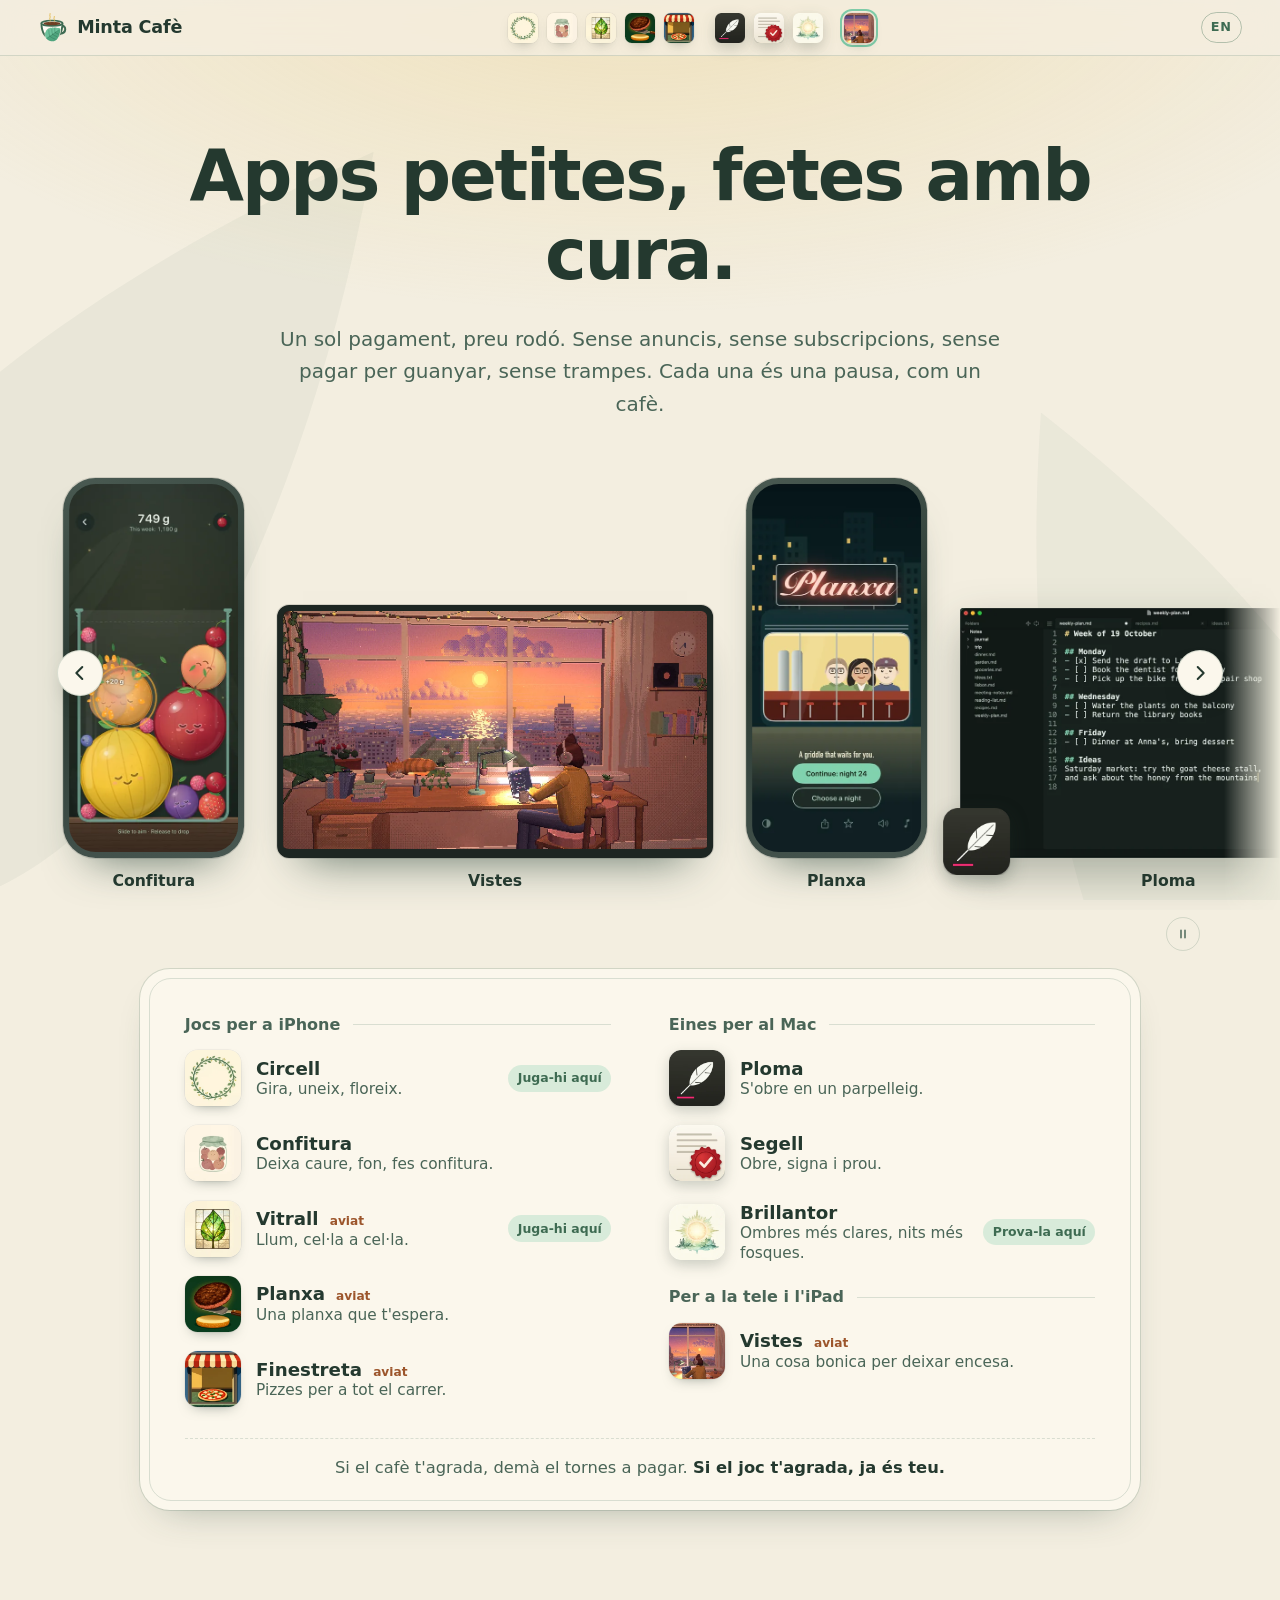
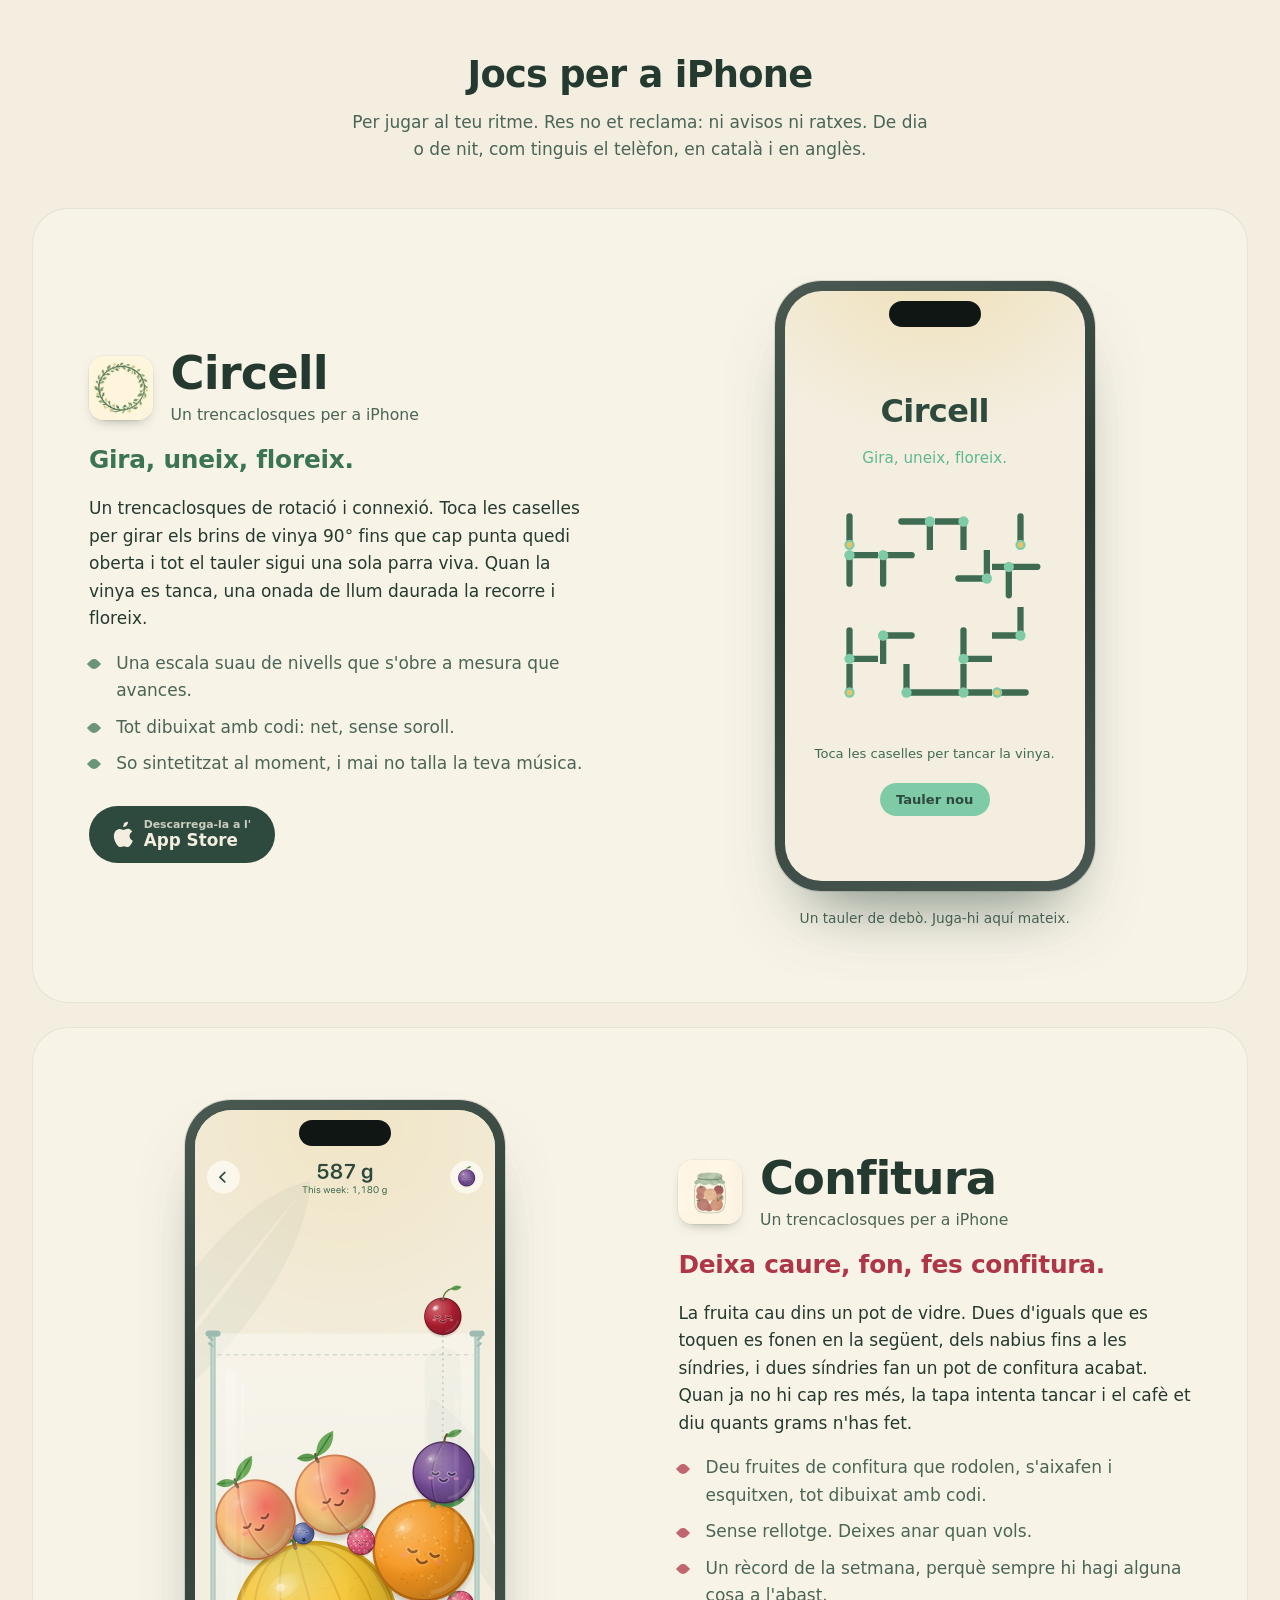
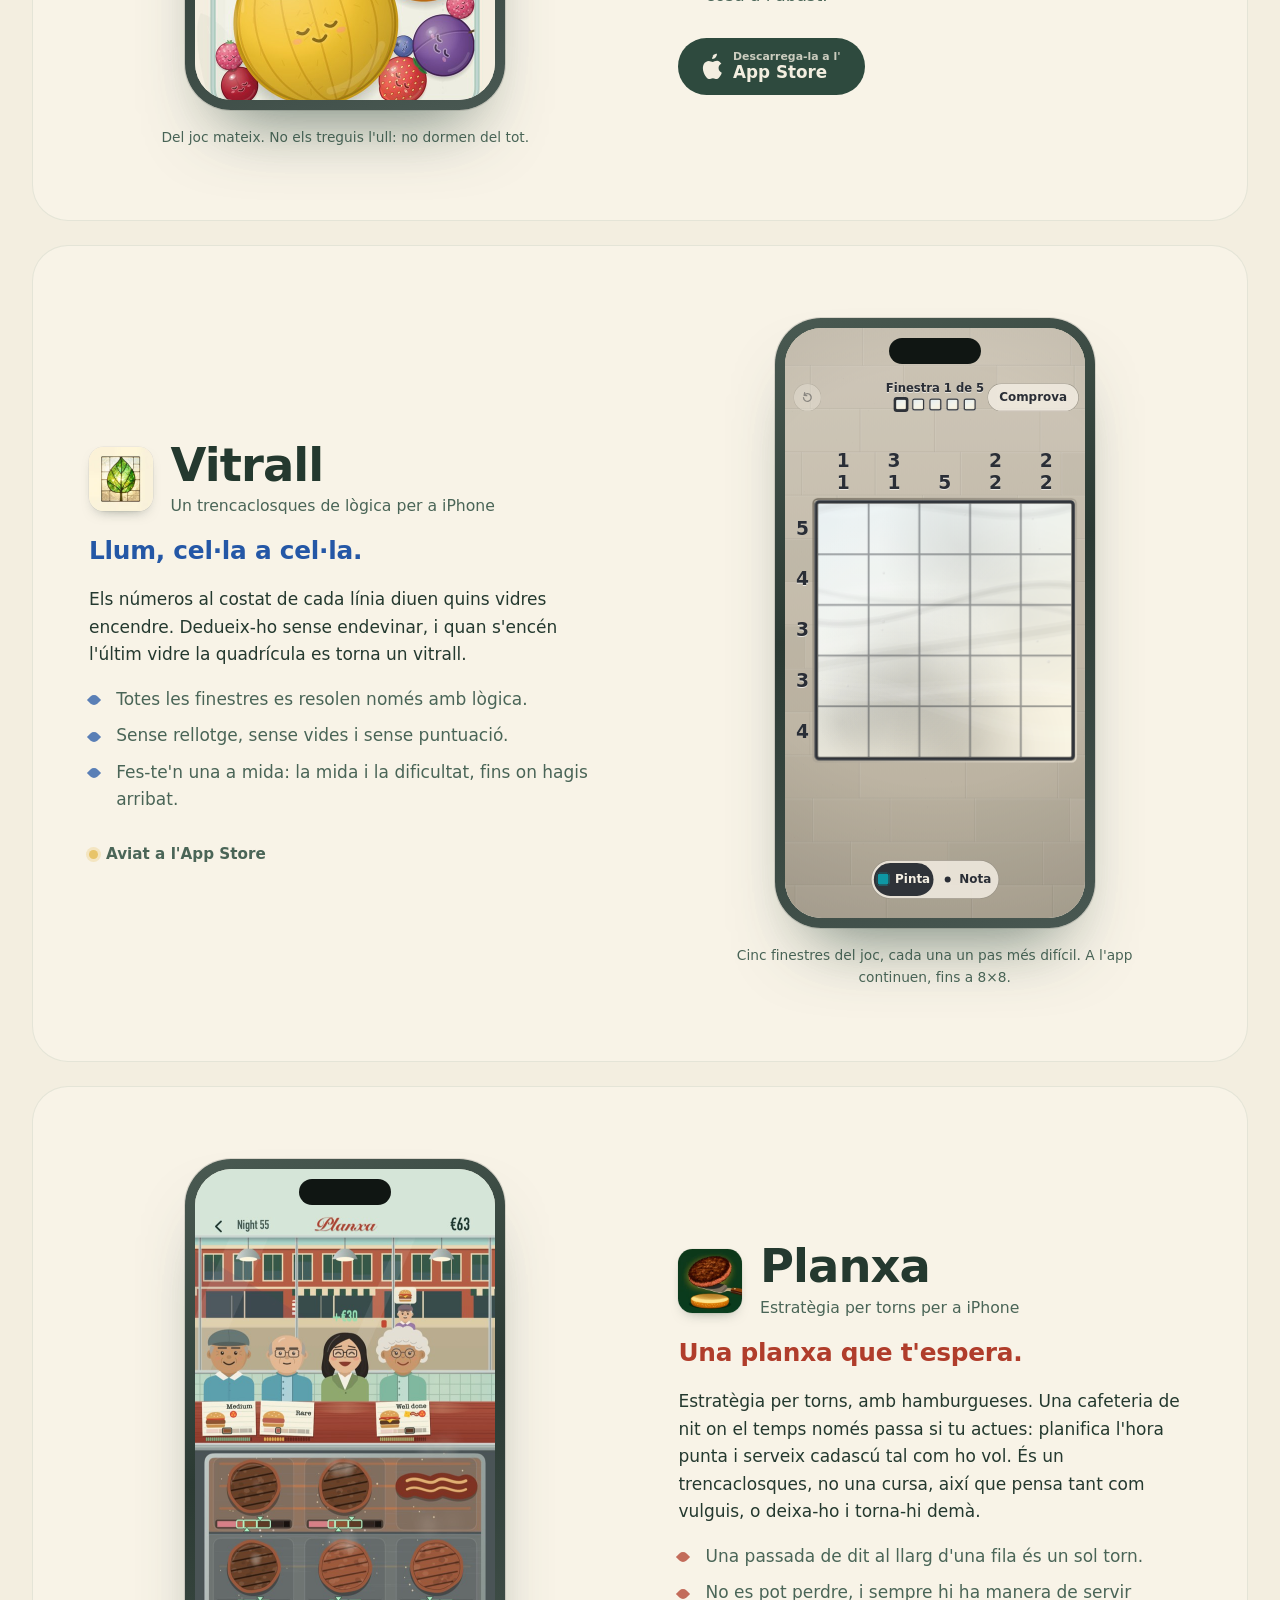
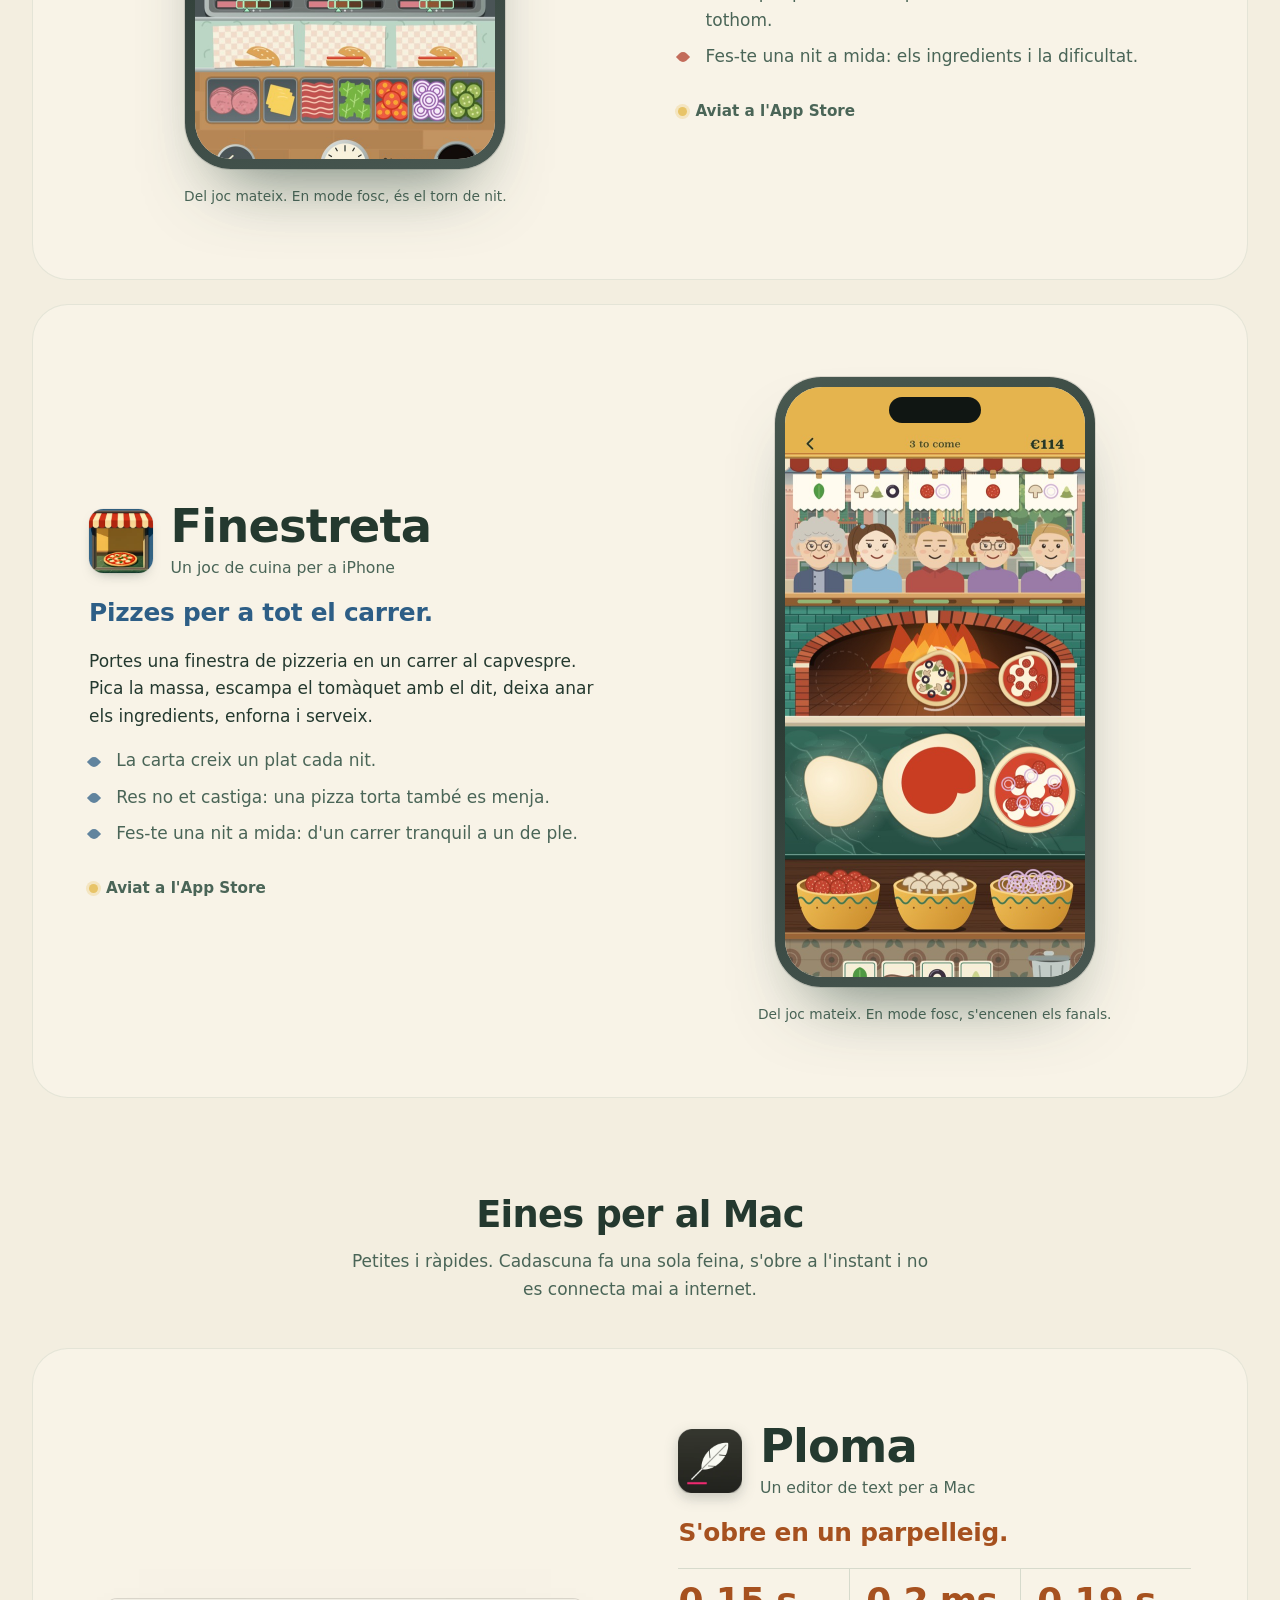
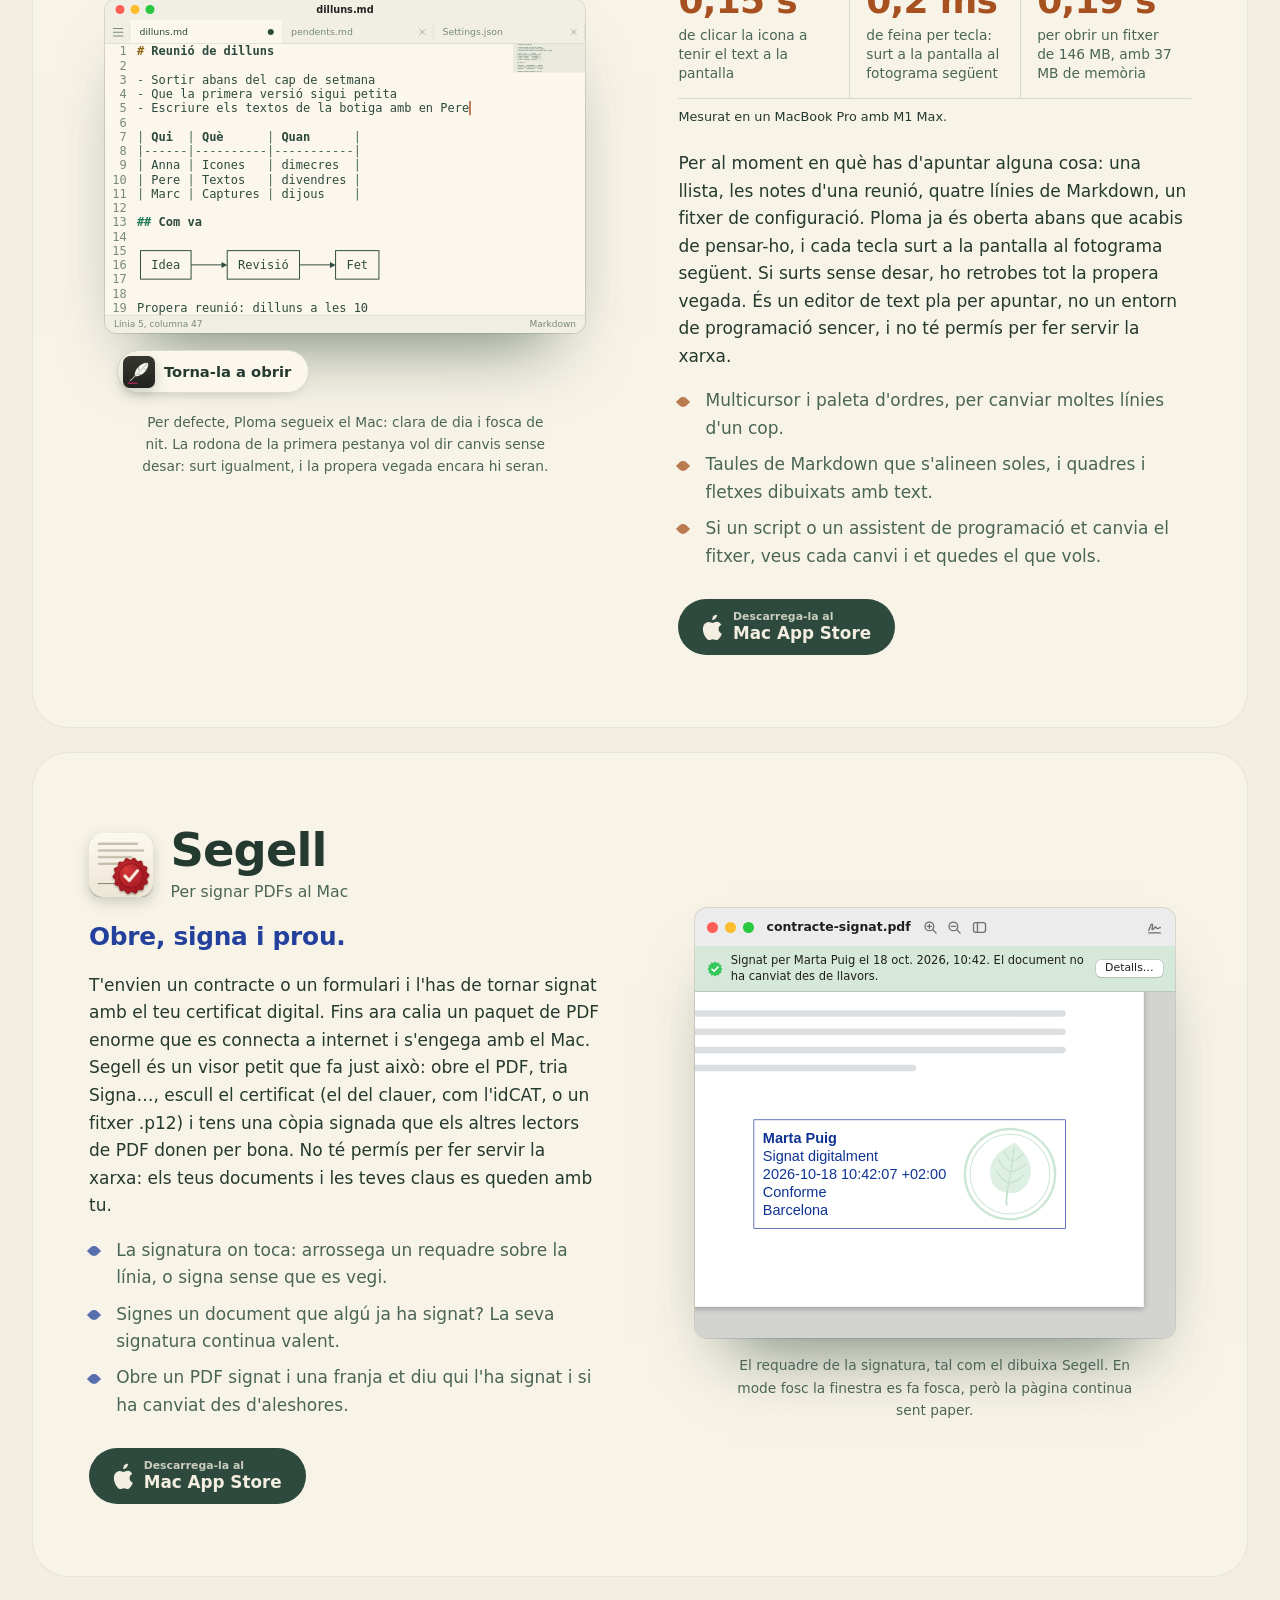
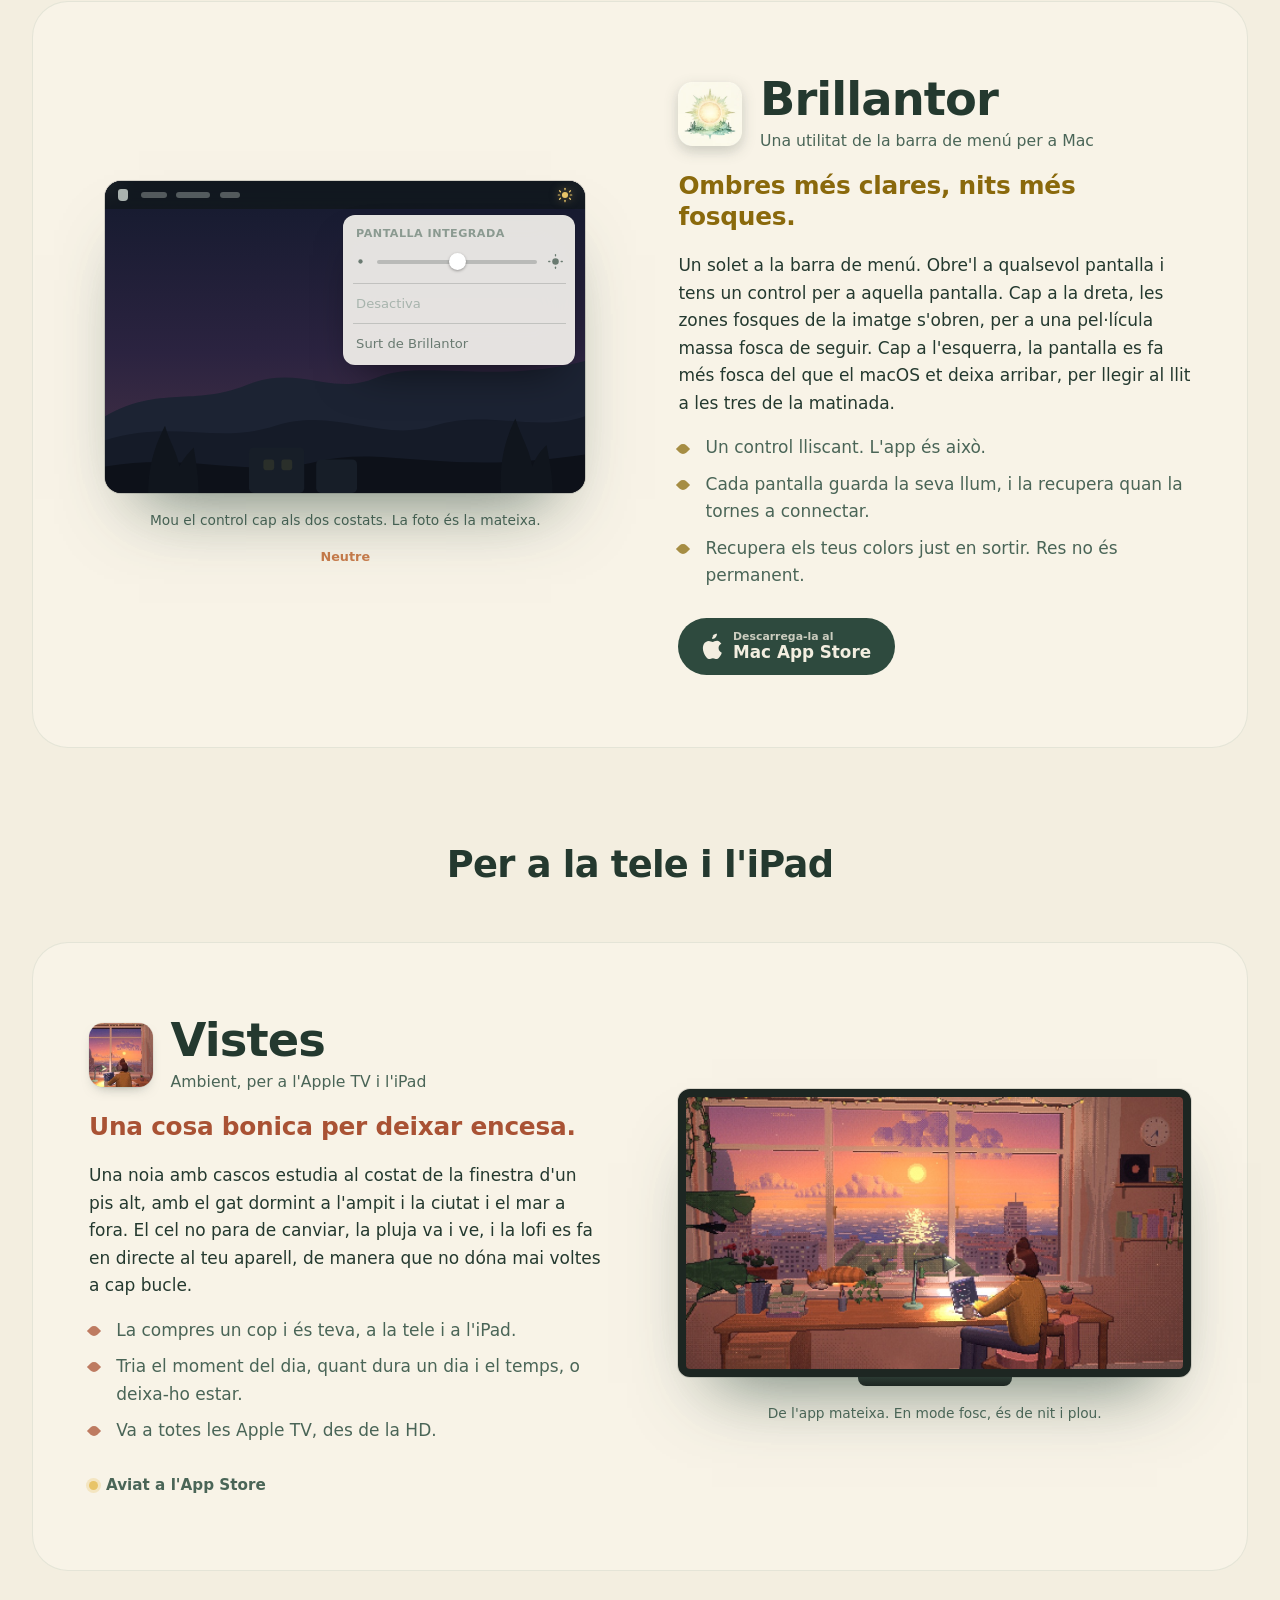
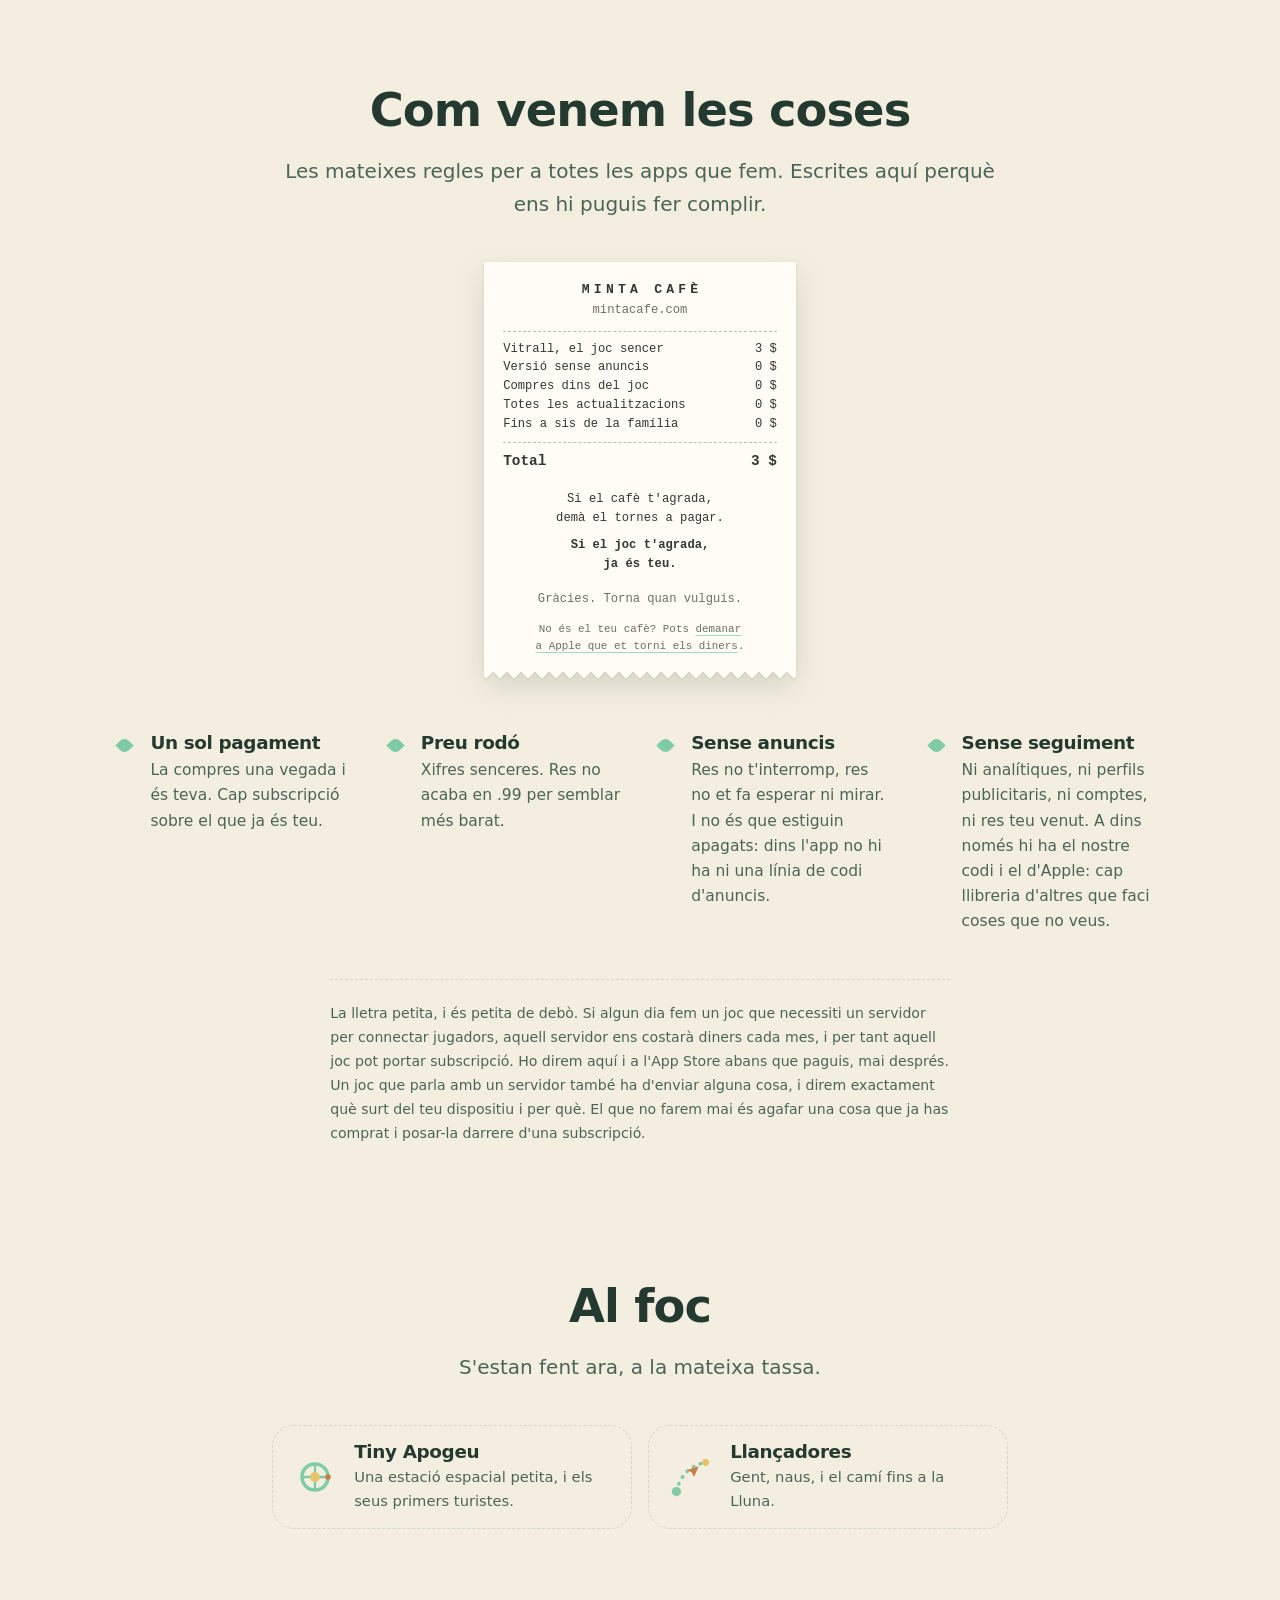
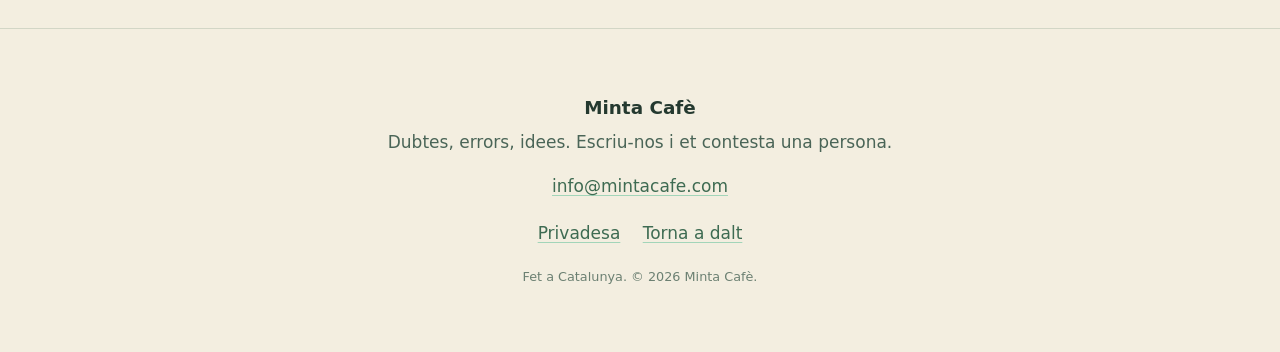
<file: ca/index.html>
<!DOCTYPE html>
<html lang="ca">
<head>
<meta charset="utf-8">
<meta name="robots" content="noindex">
<meta http-equiv="refresh" content="0; url=/?lang=ca">
<link rel="canonical" href="https://mintacafe.com/?lang=ca">
<title>Minta Cafè</title>
</head>
<body>
<p><a href="/?lang=ca">Minta Cafè</a></p>
<script>location.replace("/?lang=ca" + location.hash);</script>
</body>
</html>
</file>
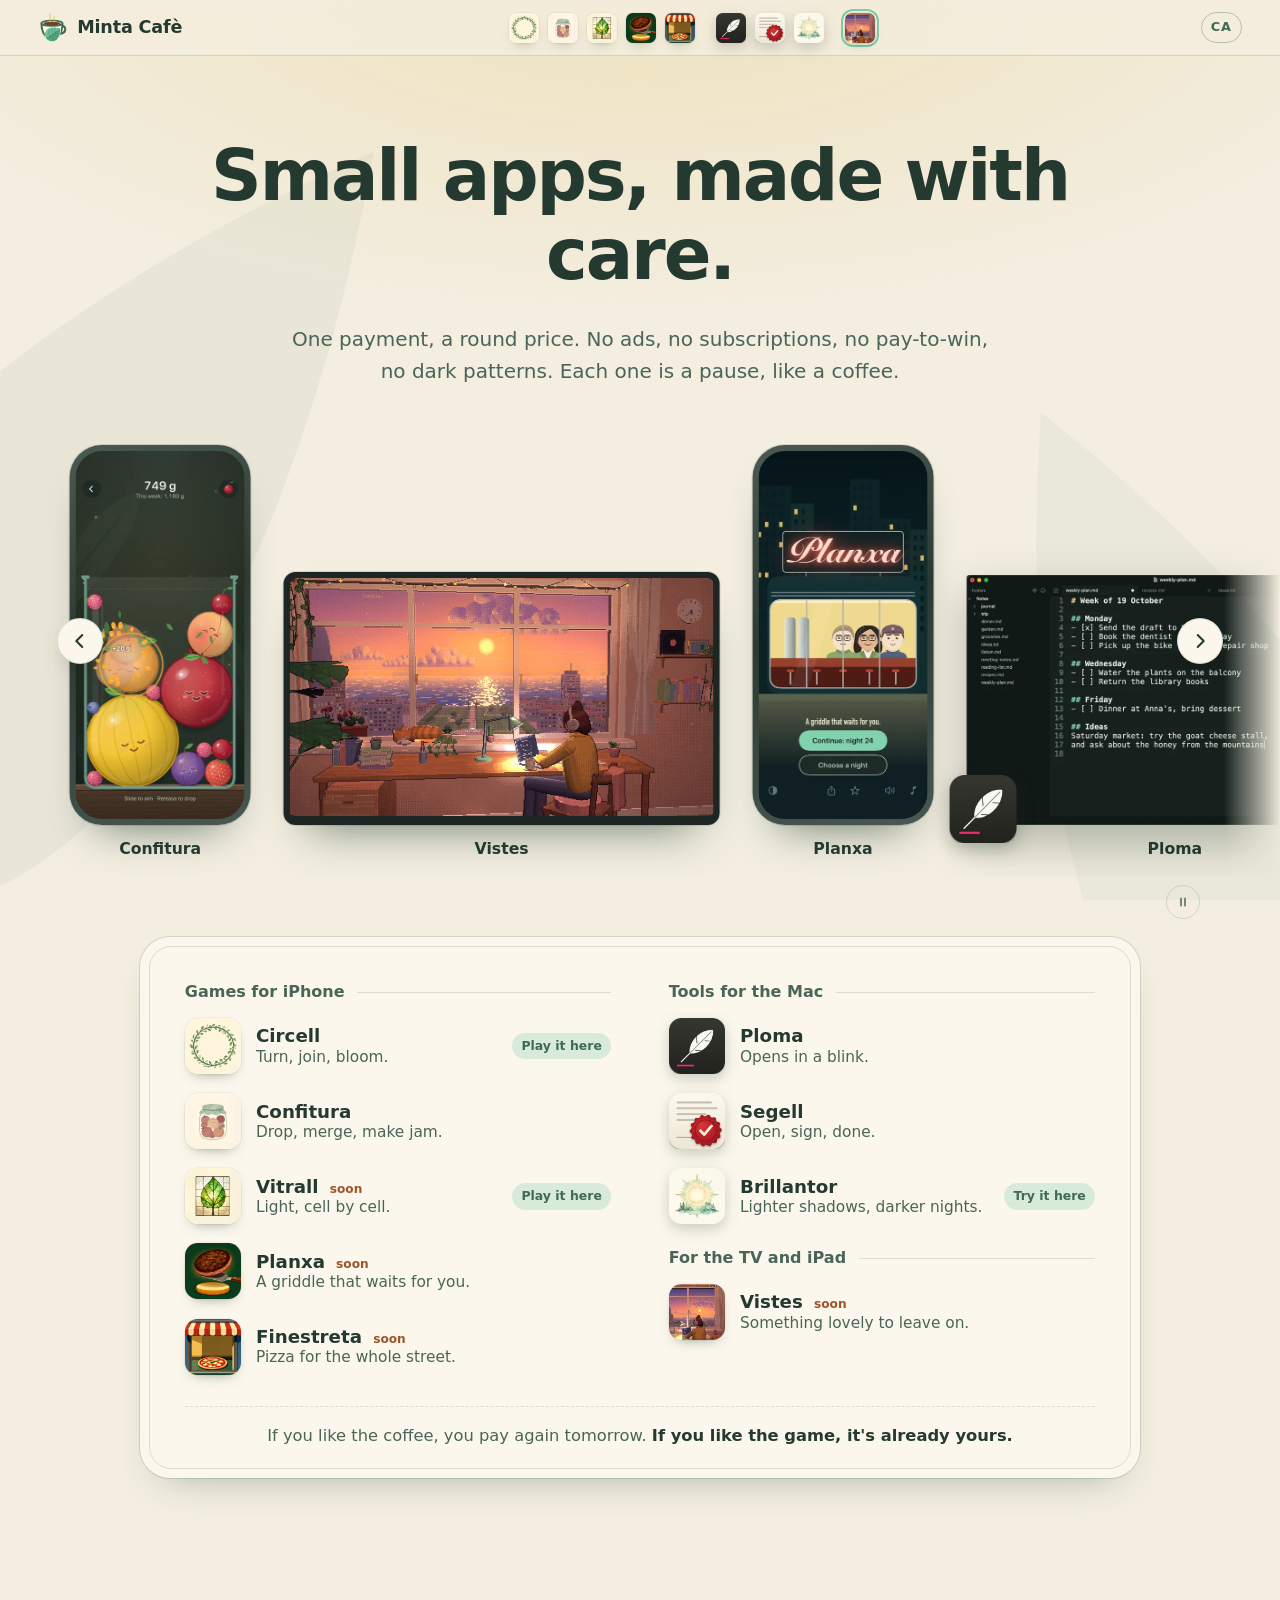
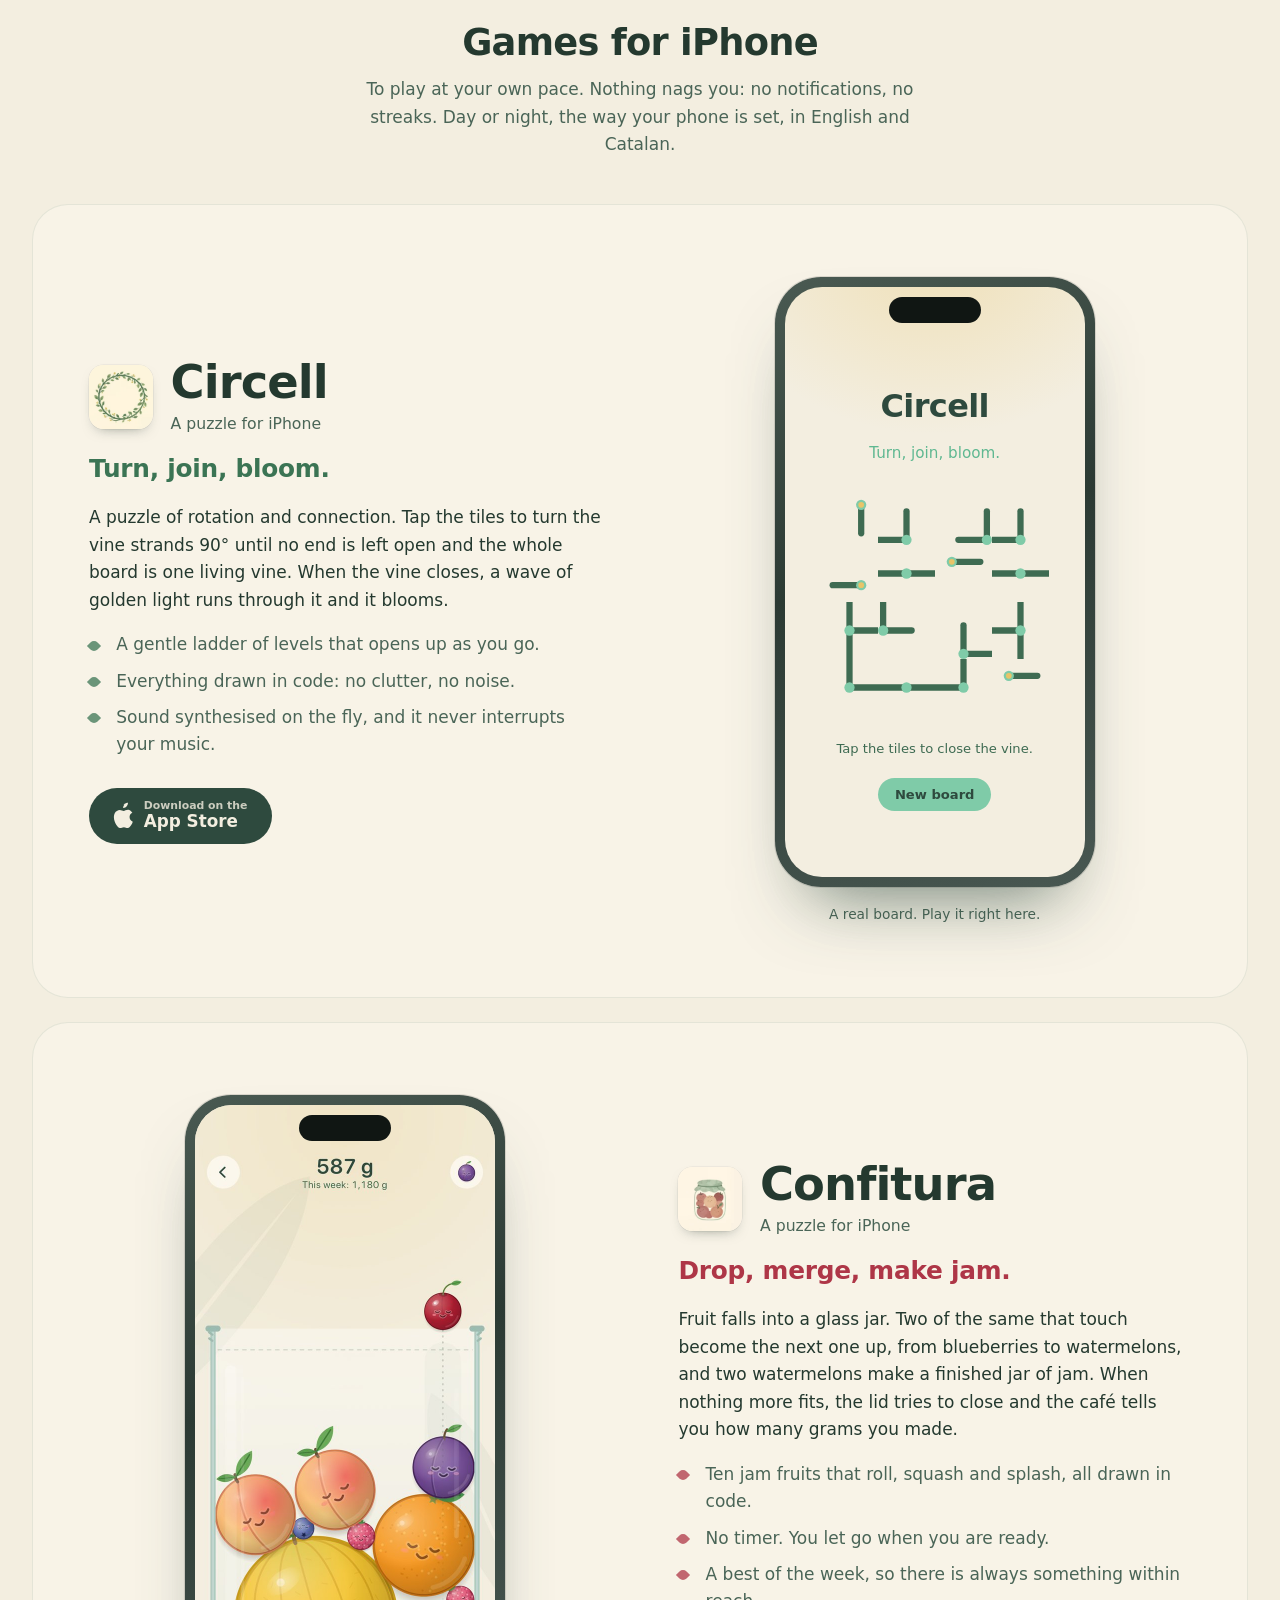
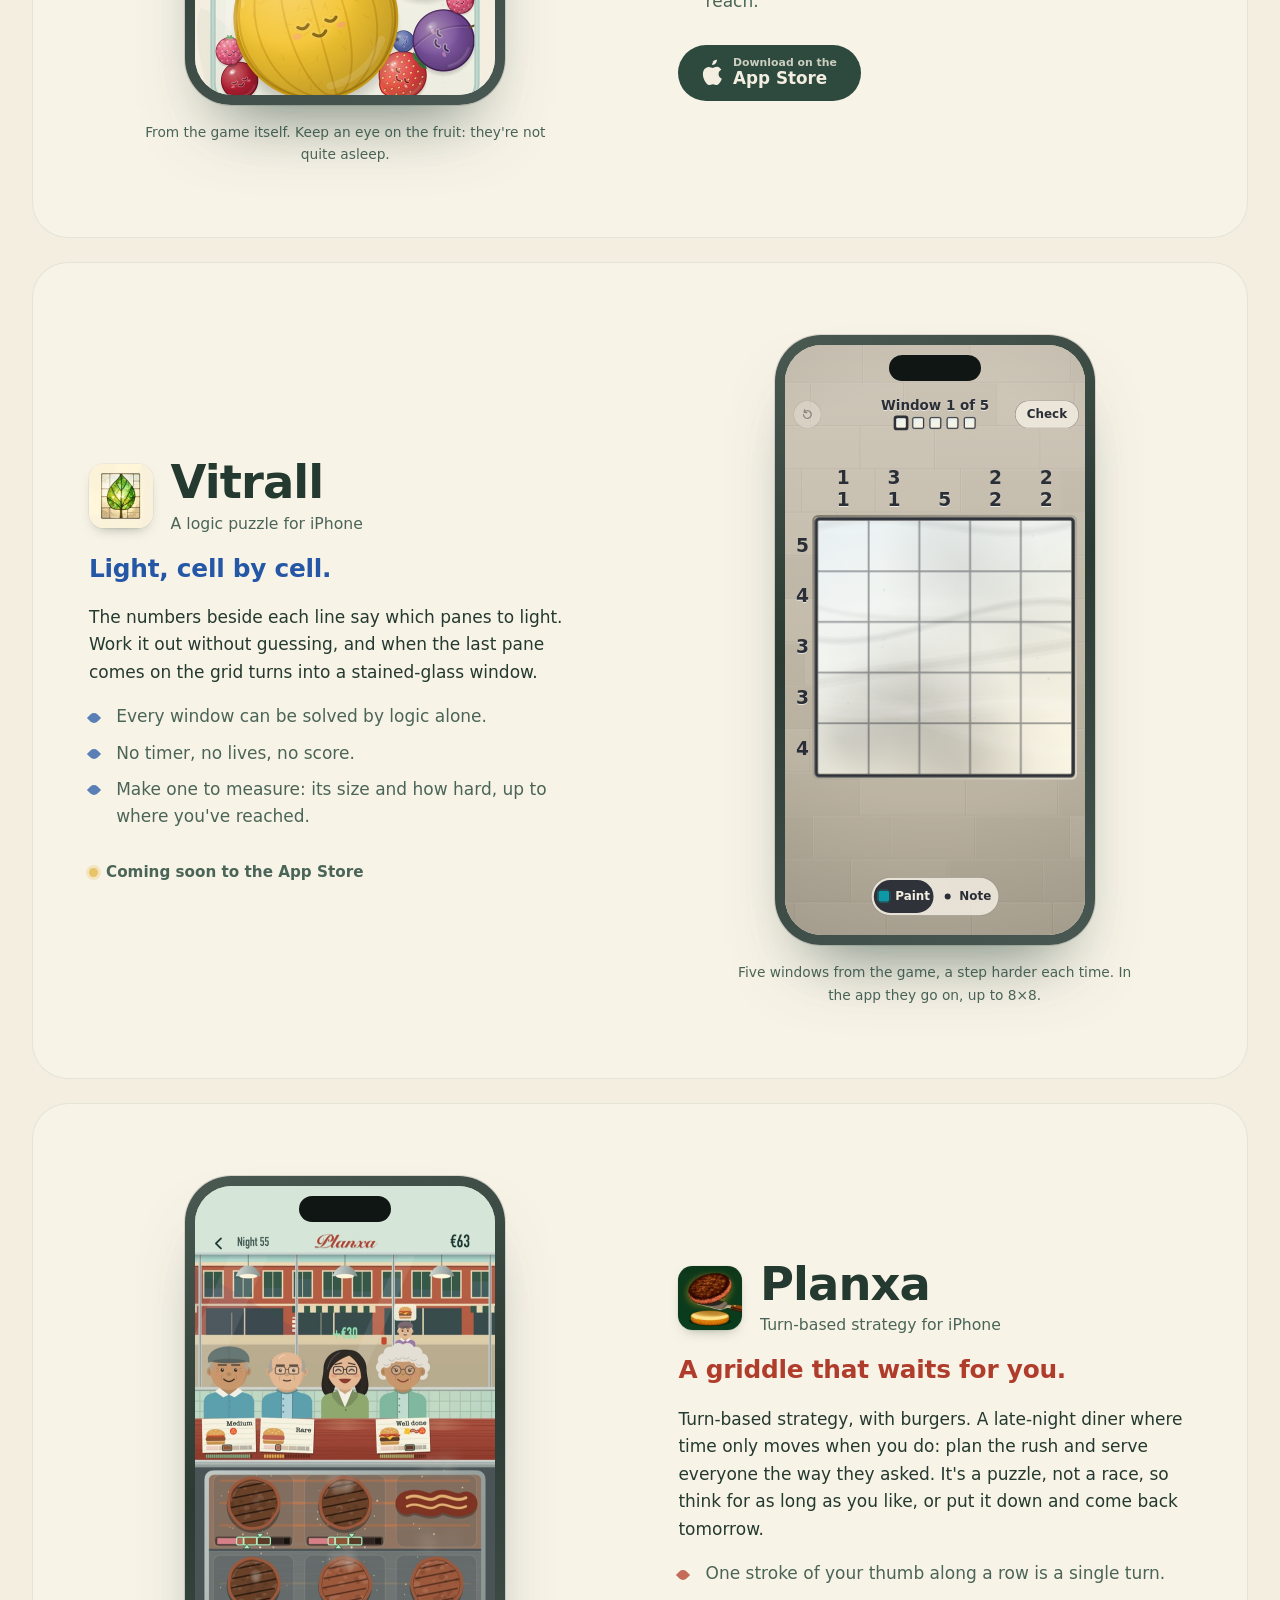
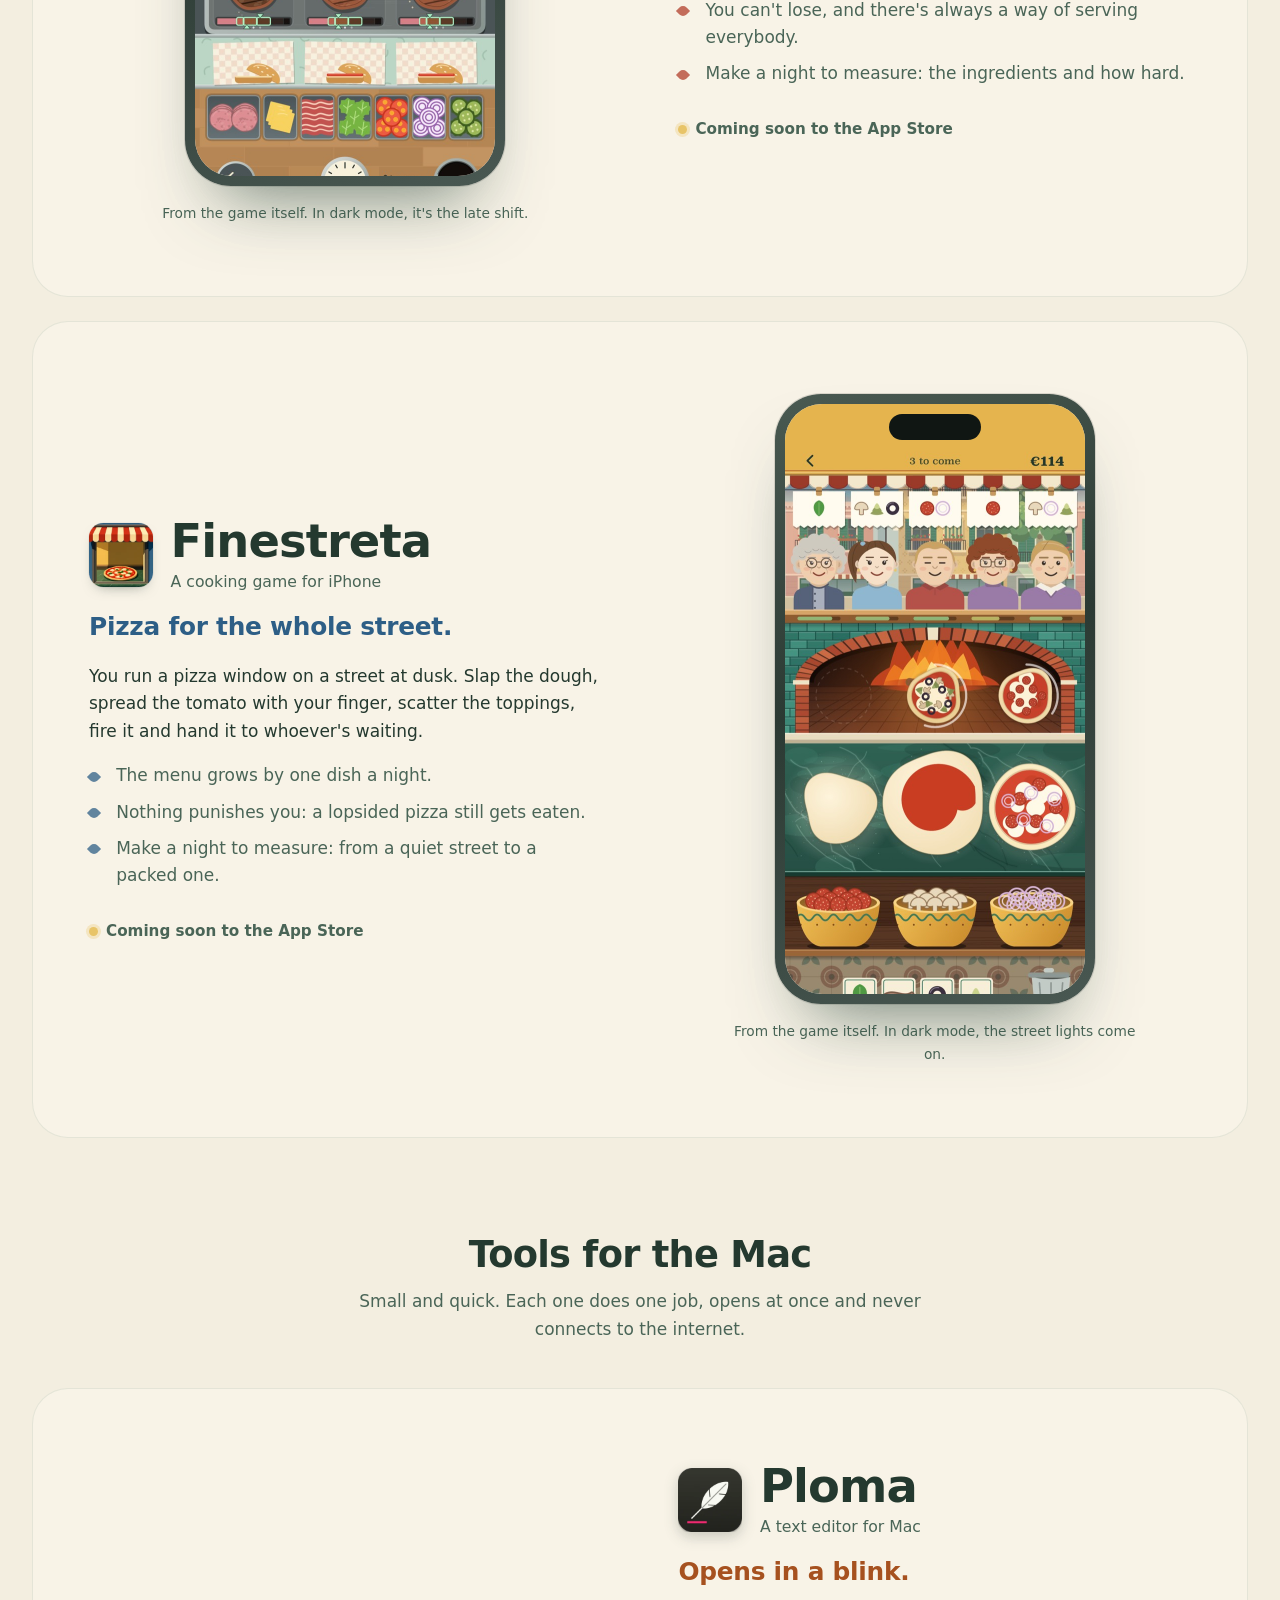
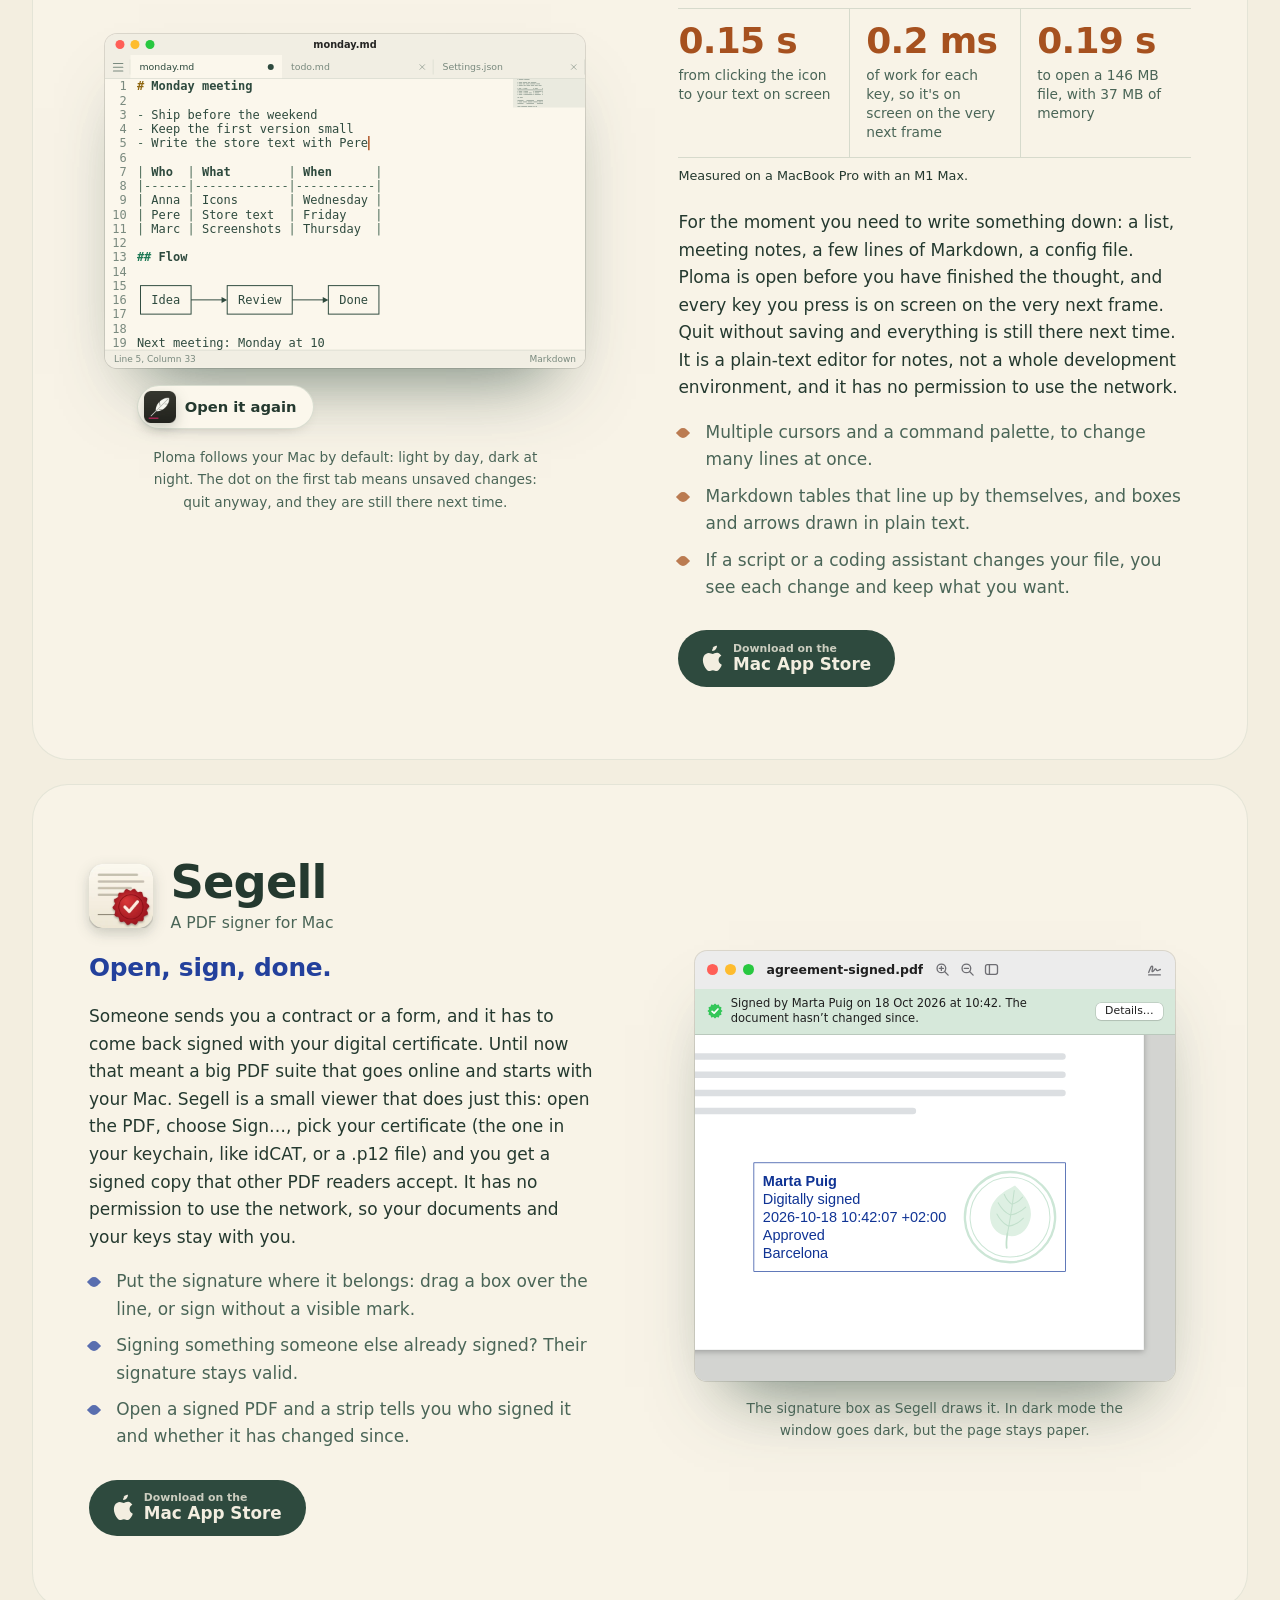
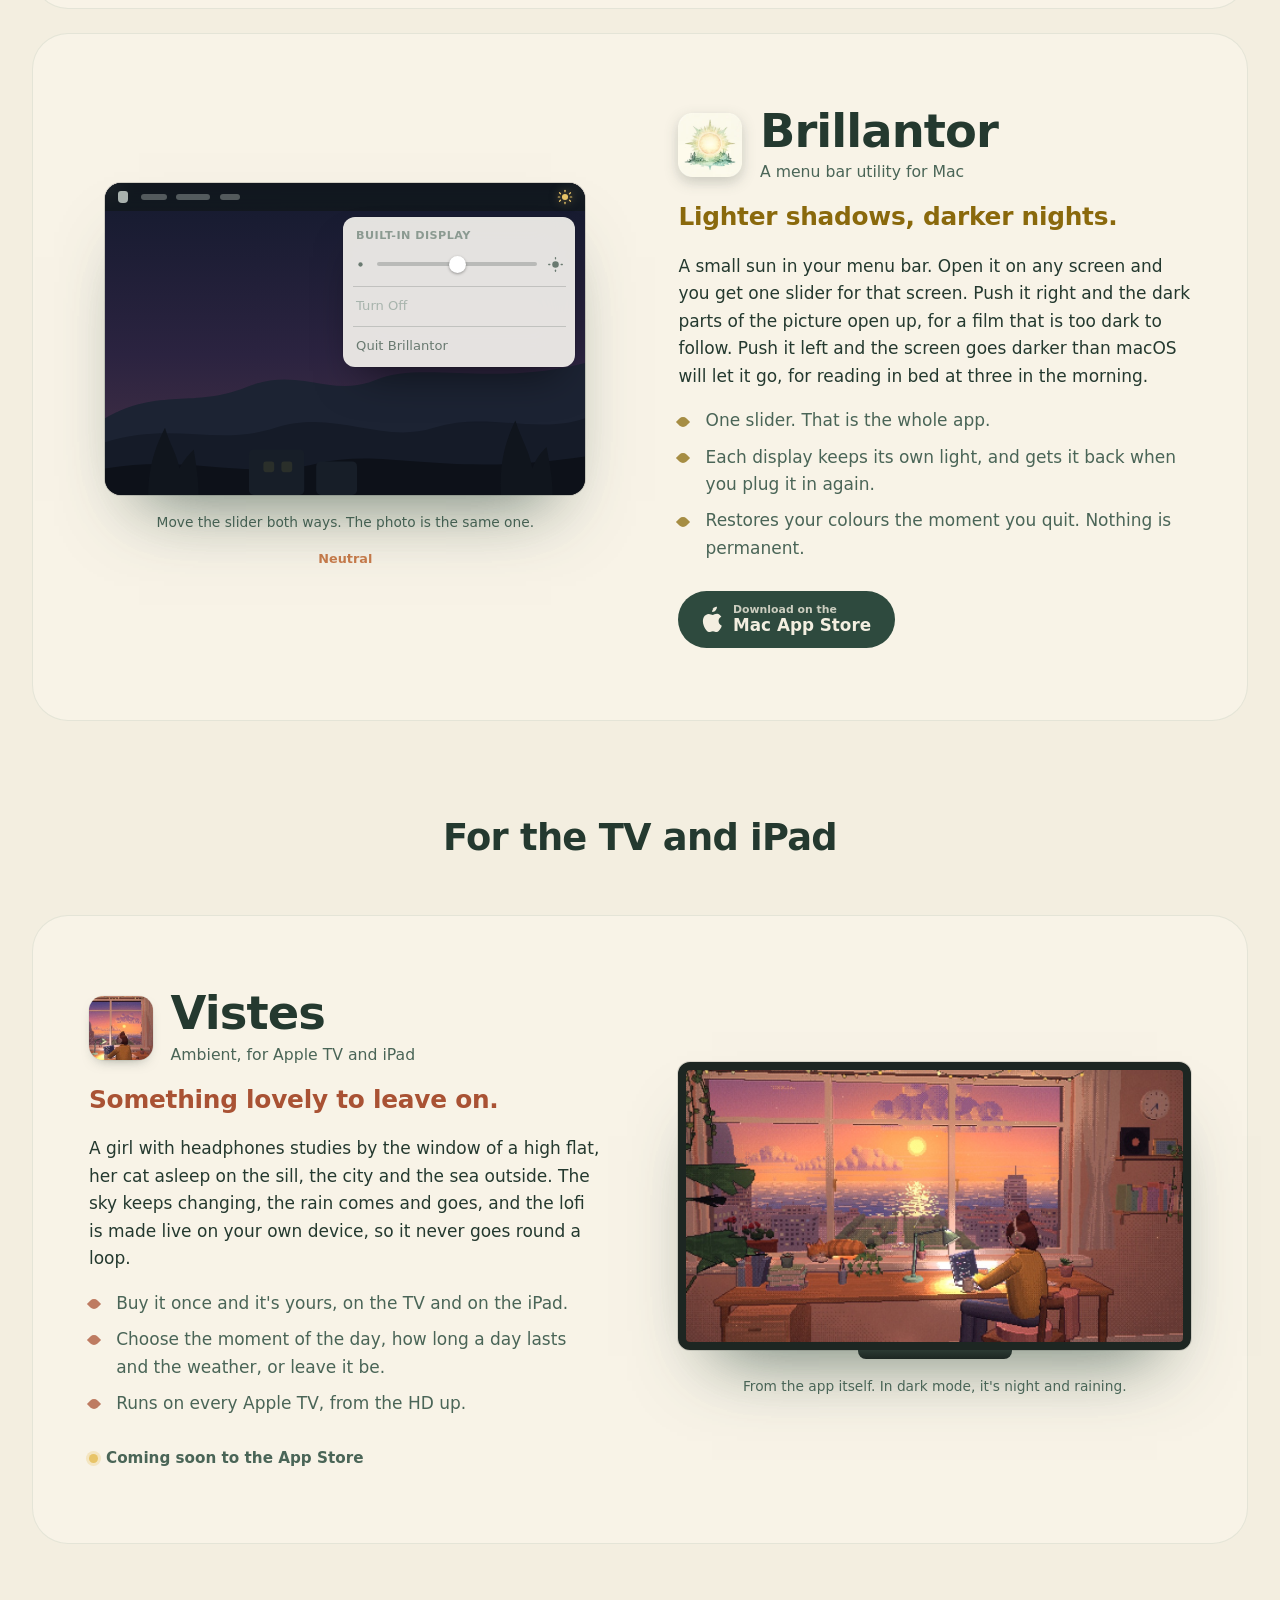
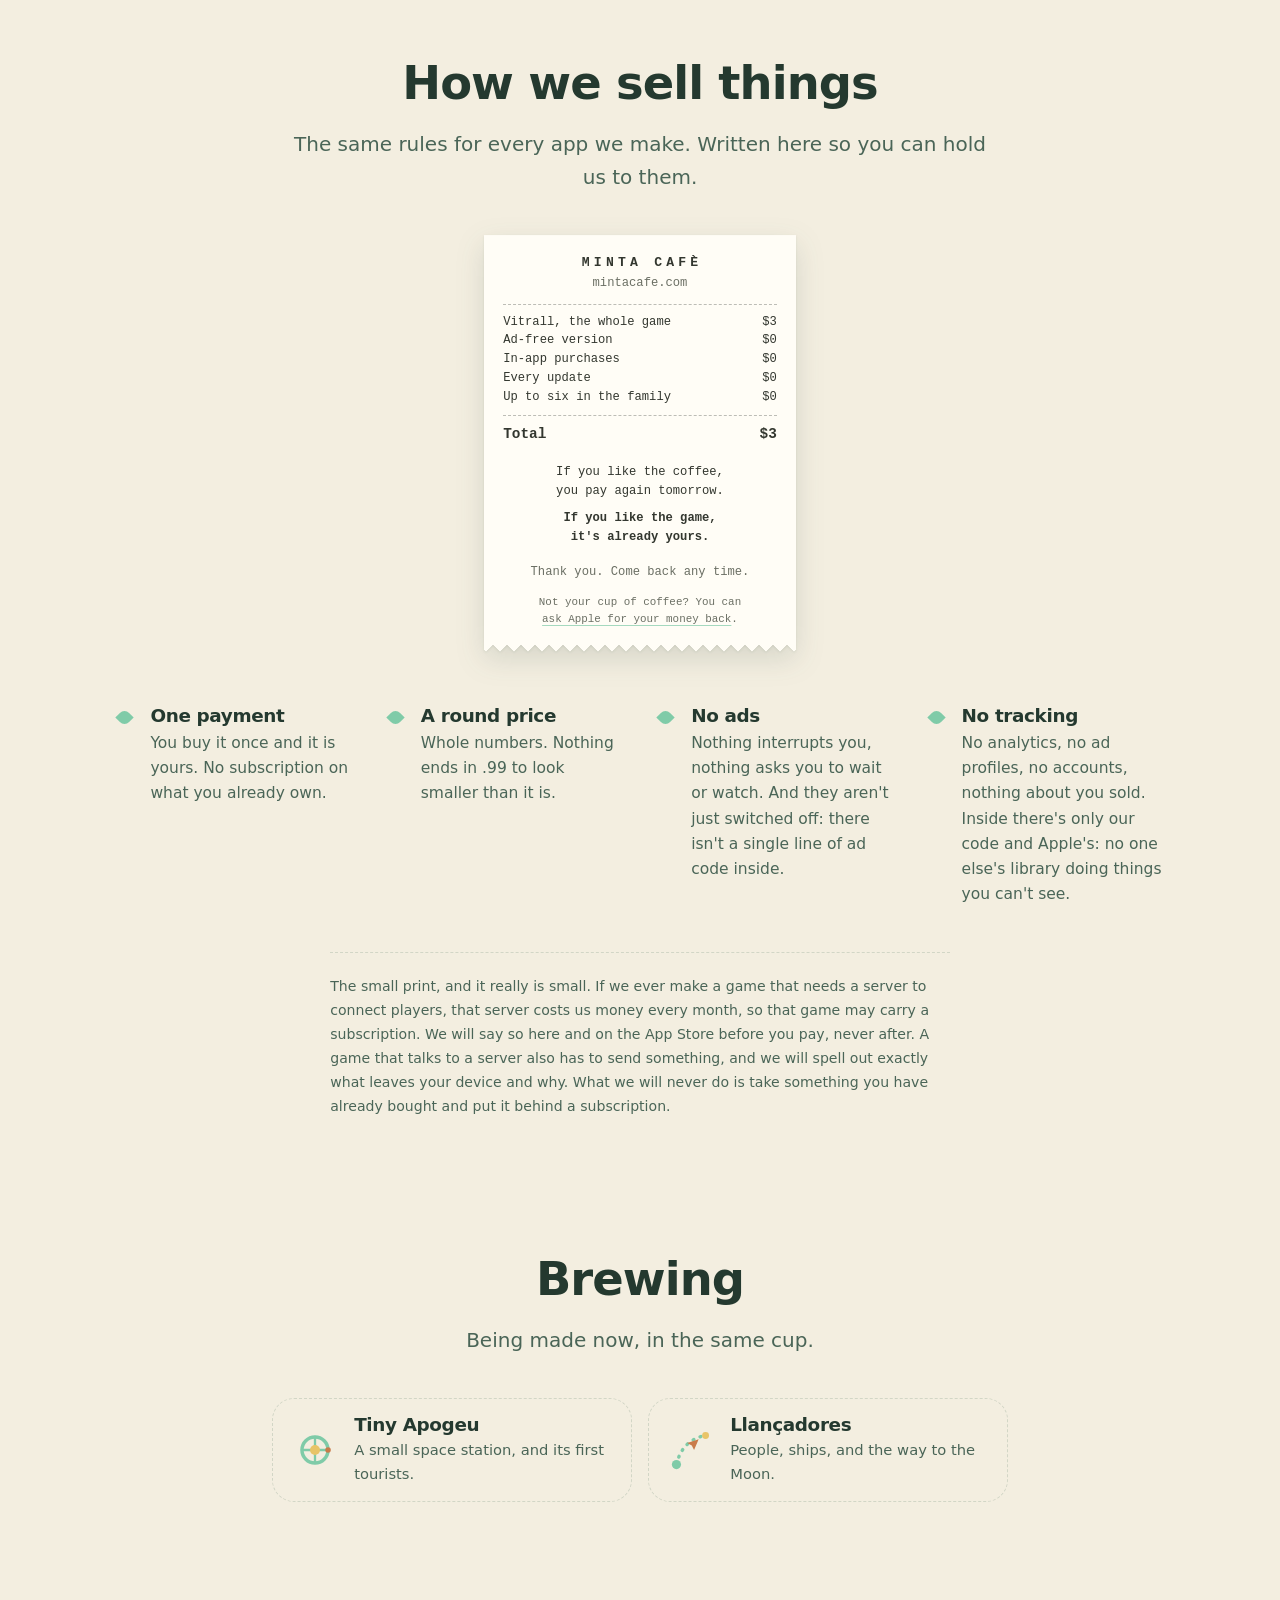
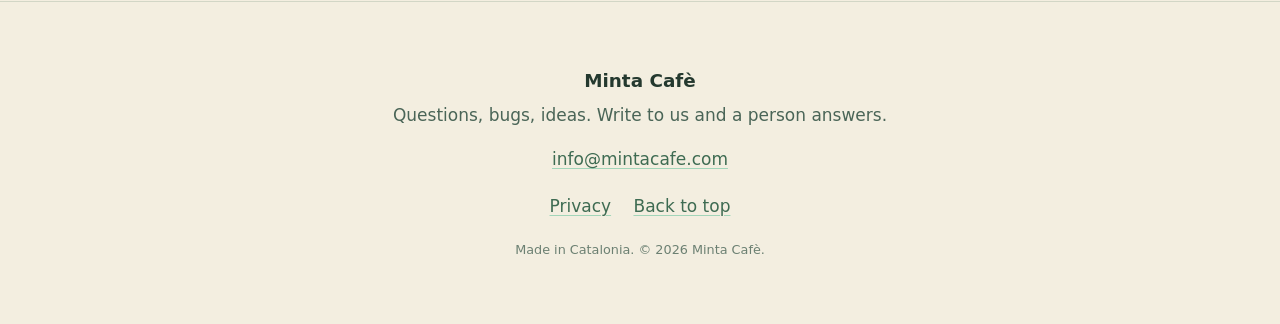
<file: en/index.html>
<!DOCTYPE html>
<html lang="en">
<head>
<meta charset="utf-8">
<meta name="robots" content="noindex">
<meta http-equiv="refresh" content="0; url=/?lang=en">
<link rel="canonical" href="https://mintacafe.com/?lang=en">
<title>Minta Cafè</title>
</head>
<body>
<p><a href="/?lang=en">Minta Cafè</a></p>
<script>location.replace("/?lang=en" + location.hash);</script>
</body>
</html>
</file>
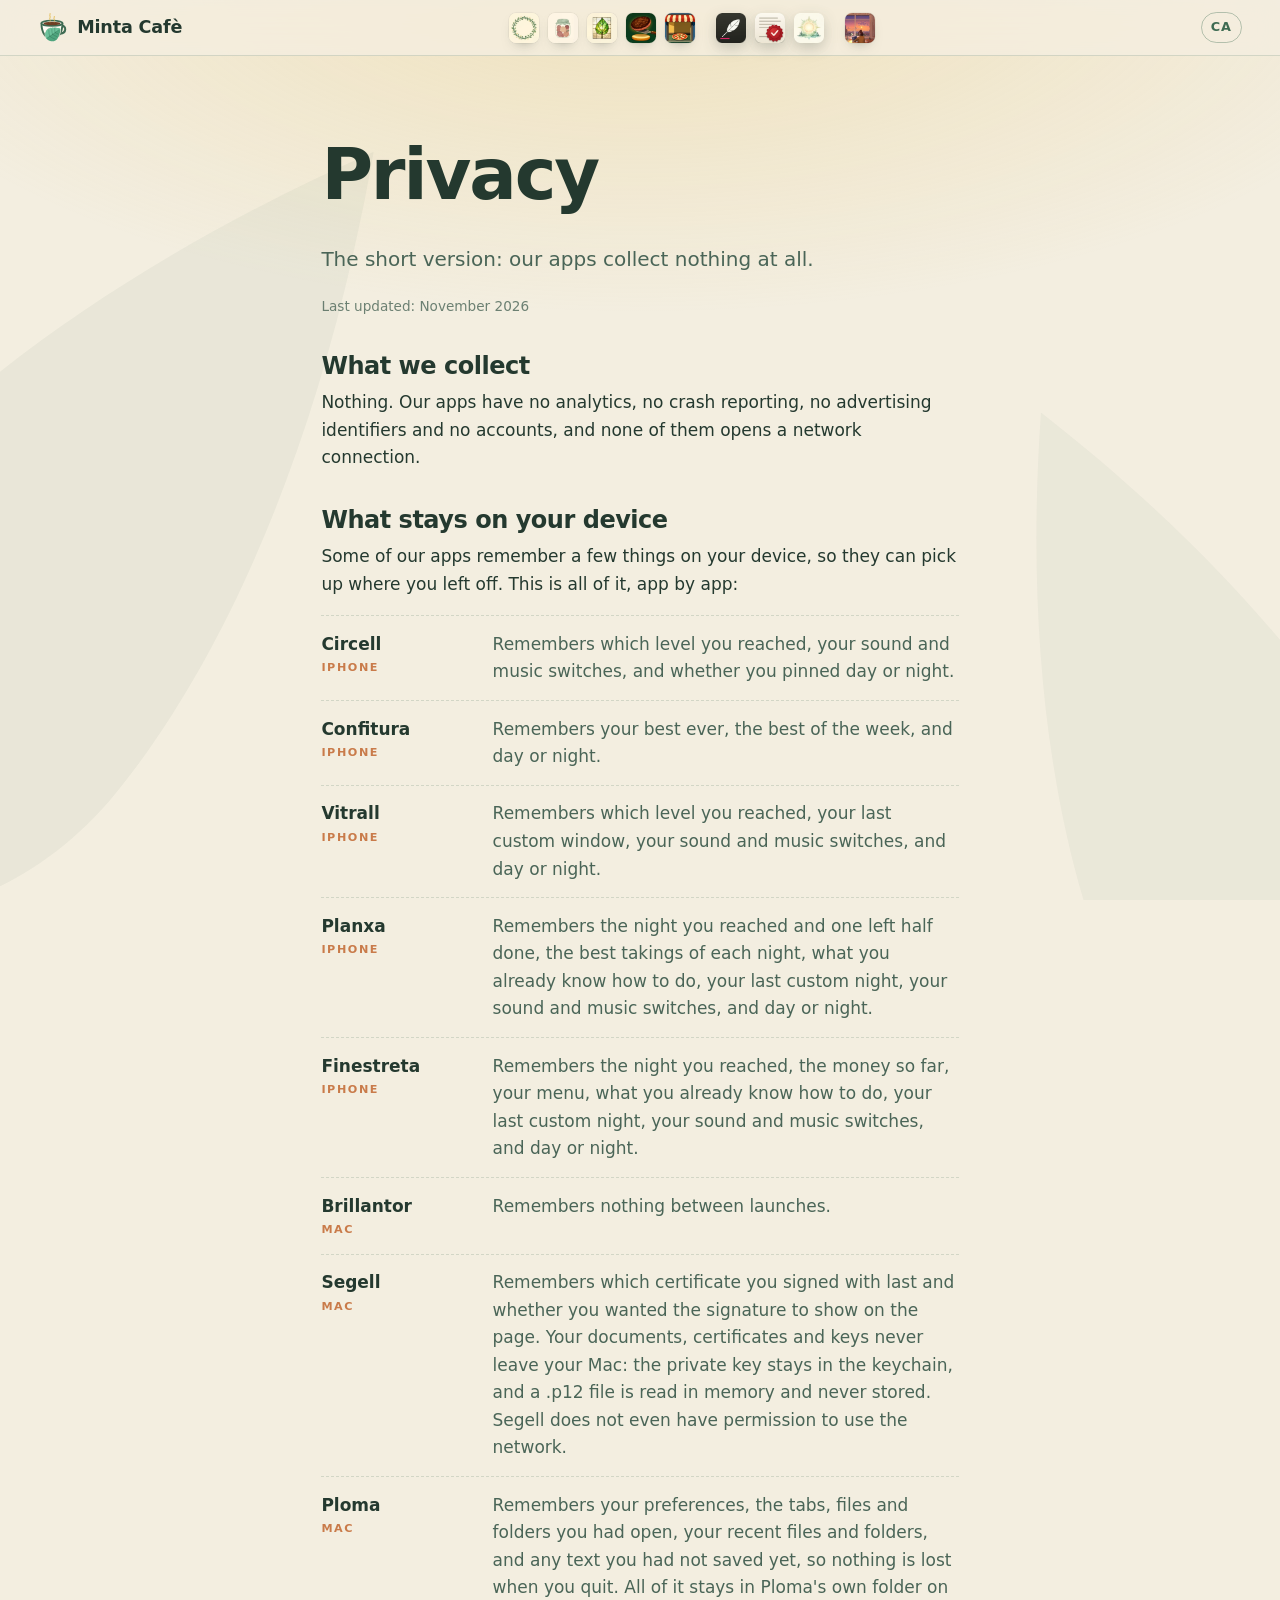
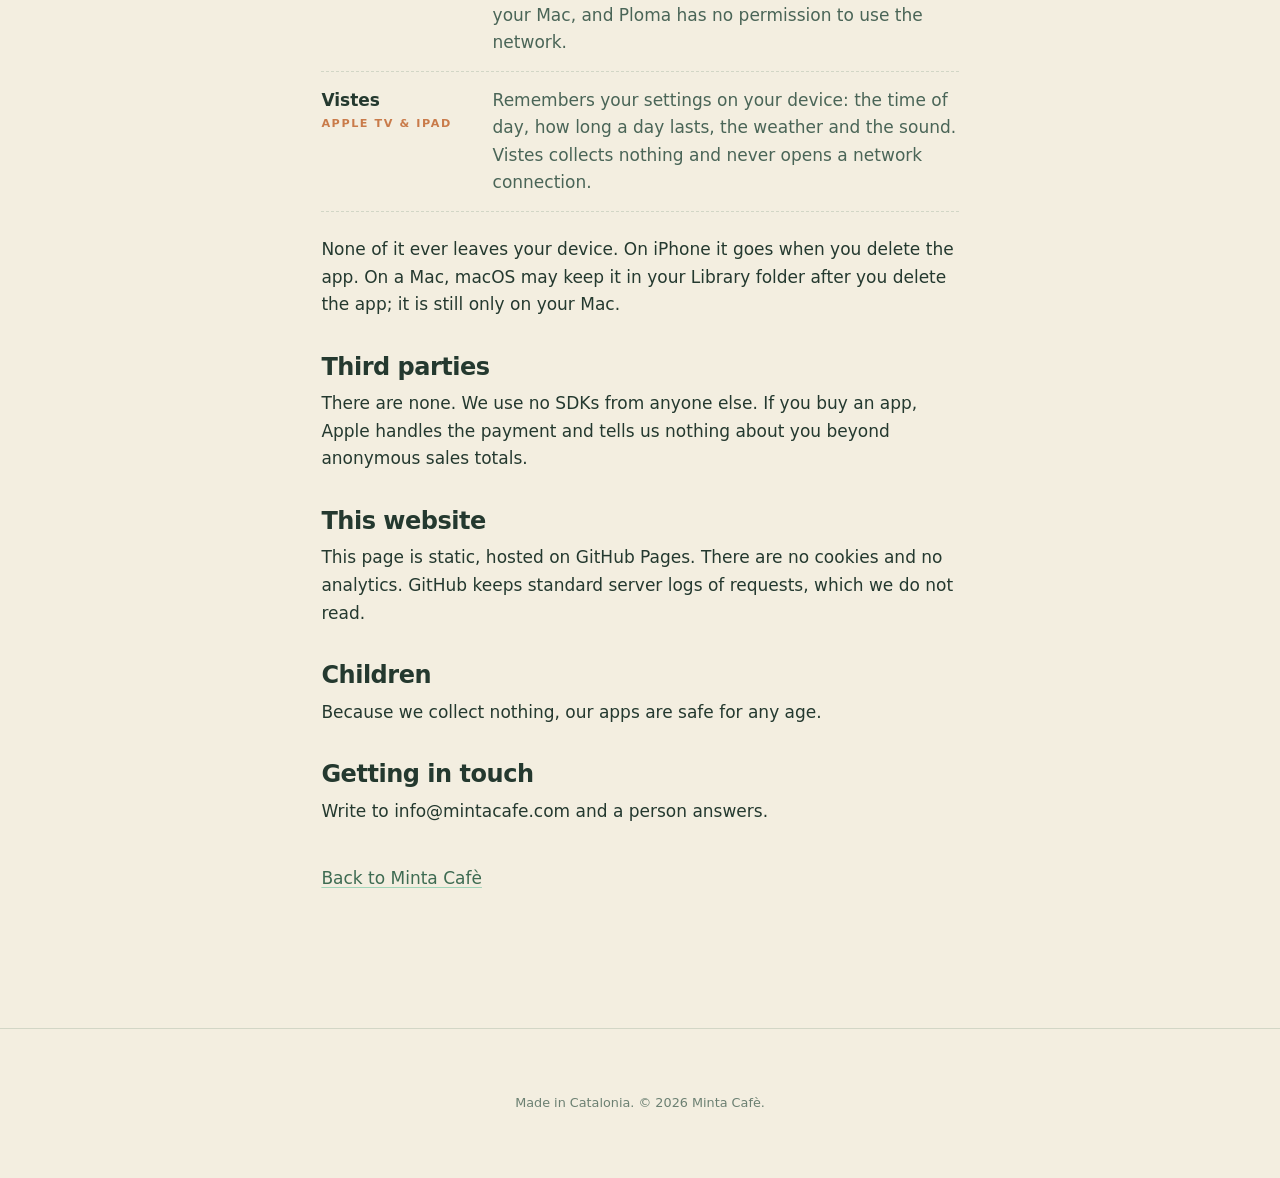
<file: privacy.html>
<!DOCTYPE html>
<html lang="en" data-title-key="html.title.privacy">
<head>
<meta charset="utf-8">
<meta name="viewport" content="width=device-width, initial-scale=1">
<title>Privacy · Minta Cafè</title>
<meta name="description" content="Minta Cafè privacy policy: our apps collect nothing at all.">
<meta name="theme-color" content="#F3EEE0" media="(prefers-color-scheme: light)">
<meta name="theme-color" content="#16231D" media="(prefers-color-scheme: dark)">
<link rel="icon" href="assets/favicon.svg" type="image/svg+xml">
<link rel="stylesheet" href="assets/style.css">
</head>
<body>

<div class="backdrop" aria-hidden="true">
  <div class="backdrop__glow"></div>
  <svg class="backdrop__leaf backdrop__leaf--a" viewBox="0 0 100 240"><path d="M50 0C18 60 0 120 0 170c0 40 22 70 50 70s50-30 50-70C100 120 82 60 50 0Z"/></svg>
  <svg class="backdrop__leaf backdrop__leaf--b" viewBox="0 0 100 240"><path d="M50 0C18 60 0 120 0 170c0 40 22 70 50 70s50-30 50-70C100 120 82 60 50 0Z"/></svg>
</div>

<header class="head has-dock" id="head">
  <a class="brand" href="index.html" aria-label="Minta Cafè">
    <svg class="brand__mark" viewBox="0 0 40 40" aria-hidden="true">
      <defs><linearGradient id="mkSteam" gradientUnits="userSpaceOnUse" x1="0" y1="13.6" x2="0" y2="8.6"><stop offset="0" class="mk-steam-base"/><stop offset="1" class="mk-steam-top"/></linearGradient></defs>
      <path class="mk-handle" d="M31.4 17.2c6.4-.8 7.3 9.6-1.9 10.4"/>
      <path class="mk-china" d="M4.6 13.6C4.6 25.6 10.3 35 18.6 35s14-9.4 14-21.4z" stroke-width="2.5"/>
      <ellipse class="mk-china" cx="18.6" cy="13.6" rx="14" ry="3.6" stroke-width="2.3"/>
      <ellipse class="mk-coffee" cx="18.6" cy="14" rx="11.3" ry="2.35"/>
      <path class="mk-steam" d="M16 13.4c-1.2-1.5 1.1-2.7 0-4.6s.9-2.6 0-4.6.8-2.4.3-3.4M21.6 13c-1.2-1.5 1.1-2.7 0-4.6s.9-2.6.3-3.8"/>
      <g transform="translate(11.26 34.04) rotate(55) scale(1.72)">
        <path class="mk-leaf" d="M0 0L-1.18 -0.2L-1.75 -0.41L-2.19 -0.61L-2.56 -0.81L-2.89 -1.02L-3.17 -1.22L-3.43 -1.42L-3.66 -1.63L-3.87 -1.83L-4.06 -2.03L-4.23 -2.23L-4.39 -2.44L-4.52 -2.64L-4.65 -2.84L-4.77 -3.05L-4.9 -3.25L-5 -3.45L-5.07 -3.66L-5.02 -3.86L-5.09 -4.06L-5.19 -4.27L-5.28 -4.47L-5.35 -4.67L-5.37 -4.88L-5.23 -5.08L-5.12 -5.28L-5.21 -5.48L-5.28 -5.69L-5.32 -5.89L-5.31 -6.09L-5.17 -6.3L-4.83 -6.5L-4.91 -6.7L-4.96 -6.91L-4.98 -7.11L-4.94 -7.31L-4.83 -7.52L-4.5 -7.72L-4.36 -7.92L-4.38 -8.13L-4.37 -8.33L-4.31 -8.53L-4.2 -8.73L-3.94 -8.94L-3.65 -9.14L-3.62 -9.34L-3.56 -9.55L-3.46 -9.75L-3.33 -9.95L-3.13 -10.16L-2.84 -10.36L-2.71 -10.56L-2.58 -10.77L-2.43 -10.97L-2.26 -11.17L-2.06 -11.38L-1.85 -11.58L-1.65 -11.78L-1.44 -11.98L-1.22 -12.19L-0.99 -12.39L-0.74 -12.59L-0.45 -12.8L0 -13L0.45 -12.8L0.74 -12.59L0.99 -12.39L1.22 -12.19L1.44 -11.98L1.65 -11.78L1.85 -11.58L2.06 -11.38L2.26 -11.17L2.43 -10.97L2.58 -10.77L2.71 -10.56L2.84 -10.36L3.13 -10.16L3.33 -9.95L3.46 -9.75L3.56 -9.55L3.62 -9.34L3.65 -9.14L3.94 -8.94L4.2 -8.73L4.31 -8.53L4.37 -8.33L4.38 -8.13L4.36 -7.92L4.5 -7.72L4.83 -7.52L4.94 -7.31L4.98 -7.11L4.96 -6.91L4.91 -6.7L4.83 -6.5L5.17 -6.3L5.31 -6.09L5.32 -5.89L5.28 -5.69L5.21 -5.48L5.12 -5.28L5.23 -5.08L5.37 -4.88L5.35 -4.67L5.28 -4.47L5.19 -4.27L5.09 -4.06L5.02 -3.86L5.07 -3.66L5 -3.45L4.9 -3.25L4.77 -3.05L4.65 -2.84L4.52 -2.64L4.39 -2.44L4.23 -2.23L4.06 -2.03L3.87 -1.83L3.66 -1.63L3.43 -1.42L3.17 -1.22L2.89 -1.02L2.56 -0.81L2.19 -0.61L1.75 -0.41L1.18 -0.2L0 0Z"/>
        <path class="mk-leaf-lit" d="M0 0L-1.18 -0.2L-1.75 -0.41L-2.19 -0.61L-2.56 -0.81L-2.89 -1.02L-3.17 -1.22L-3.43 -1.42L-3.66 -1.63L-3.87 -1.83L-4.06 -2.03L-4.23 -2.23L-4.39 -2.44L-4.52 -2.64L-4.65 -2.84L-4.77 -3.05L-4.9 -3.25L-5 -3.45L-5.07 -3.66L-5.02 -3.86L-5.09 -4.06L-5.19 -4.27L-5.28 -4.47L-5.35 -4.67L-5.37 -4.88L-5.23 -5.08L-5.12 -5.28L-5.21 -5.48L-5.28 -5.69L-5.32 -5.89L-5.31 -6.09L-5.17 -6.3L-4.83 -6.5L-4.91 -6.7L-4.96 -6.91L-4.98 -7.11L-4.94 -7.31L-4.83 -7.52L-4.5 -7.72L-4.36 -7.92L-4.38 -8.13L-4.37 -8.33L-4.31 -8.53L-4.2 -8.73L-3.94 -8.94L-3.65 -9.14L-3.62 -9.34L-3.56 -9.55L-3.46 -9.75L-3.33 -9.95L-3.13 -10.16L-2.84 -10.36L-2.71 -10.56L-2.58 -10.77L-2.43 -10.97L-2.26 -11.17L-2.06 -11.38L-1.85 -11.58L-1.65 -11.78L-1.44 -11.98L-1.22 -12.19L-0.99 -12.39L-0.74 -12.59L-0.45 -12.8L0 -13L0 0Z"/>
        <path class="mk-vein" d="M0 -.4Q.3 -6.5 0 -11.7M0 -3.12Q1.9 -3.54 4.22 -5.2M0 -3.12Q-1.9 -3.54 -4.22 -5.2M0 -5.72Q1.56 -6.08 3.48 -7.54M0 -5.72Q-1.56 -6.08 -3.48 -7.54M0 -8.19Q1.23 -8.5 2.74 -9.75M0 -8.19Q-1.23 -8.5 -2.74 -9.75"/>
      </g>
    </svg>
    <span class="brand__name">Minta Cafè</span>
  </a>
  <nav class="dock" id="dock" aria-label="Apps">
    <a href="index.html#circell" title="Circell"><img class="icon icon--ios" src="assets/icons/circell.webp" alt="Circell" width="30" height="30"></a>
    <a href="index.html#confitura" title="Confitura"><img class="icon icon--ios" src="assets/icons/confitura.webp" alt="Confitura" width="30" height="30"></a>
    <a href="index.html#vitrall" title="Vitrall"><img class="icon icon--ios" src="assets/icons/vitrall.webp" alt="Vitrall" width="30" height="30"></a>
    <a href="index.html#planxa" title="Planxa"><img class="icon icon--ios" src="assets/icons/planxa.webp" alt="Planxa" width="30" height="30"></a>
    <a href="index.html#finestreta" title="Finestreta"><img class="icon icon--ios" src="assets/icons/finestreta.webp" alt="Finestreta" width="30" height="30"></a>
    <span class="dock__gap" aria-hidden="true"></span>
    <a href="index.html#ploma" title="Ploma"><img class="icon icon--mac" src="assets/icons/ploma.webp" alt="Ploma" width="30" height="30"></a>
    <a href="index.html#segell" title="Segell"><img class="icon icon--mac" src="assets/icons/segell.webp" alt="Segell" width="30" height="30"></a>
    <a href="index.html#brillantor" title="Brillantor"><img class="icon icon--mac" src="assets/icons/brillantor.webp" alt="Brillantor" width="30" height="30"></a>
    <span class="dock__gap" aria-hidden="true"></span>
    <a href="index.html#vistes" title="Vistes"><img class="icon icon--ios" src="assets/icons/vistes.webp" alt="Vistes" width="30" height="30"></a>
  </nav>
  <button class="lang" id="langToggle" type="button" aria-label="Canvia la llengua a català">
    <span class="lang__flip">CA</span>
  </button>
</header>

<main class="prose">
  <h1 data-i18n="privacy.title">Privacy</h1>
  <p class="lede" data-i18n="privacy.lede">The short version: our apps collect nothing at all.</p>
  <p class="updated" data-i18n="privacy.updated">Last updated: November 2026</p>

  <h2 data-i18n="privacy.h1">What we collect</h2>
  <p data-i18n="privacy.p1">Nothing. Our apps have no analytics, no crash reporting, no advertising identifiers and no accounts, and none of them opens a network connection.</p>

  <h2 data-i18n="privacy.h2">What stays on your device</h2>
  <p data-i18n="privacy.p2">Some of our apps remember a few things on your device, so they can pick up where you left off. This is all of it, app by app:</p>
  <!-- One row per app, and the sections above and below never name an app:
       adding one is a row here and a privacy.app.<id> string per language. -->
  <dl class="appdata">
    <div id="circell">
      <dt>Circell <span class="appdata__os" data-i18n="platform.ios">iPhone</span></dt>
      <dd data-i18n="privacy.app.circell">Remembers which level you reached, your sound and music switches, and whether you pinned day or night.</dd>
    </div>
    <div id="confitura">
      <dt>Confitura <span class="appdata__os" data-i18n="platform.ios">iPhone</span></dt>
      <dd data-i18n="privacy.app.confitura">Remembers your best ever, the best of the week, and day or night.</dd>
    </div>
    <div id="vitrall">
      <dt>Vitrall <span class="appdata__os" data-i18n="platform.ios">iPhone</span></dt>
      <dd data-i18n="privacy.app.vitrall">Remembers which level you reached, your last custom window, your sound and music switches, and day or night.</dd>
    </div>
    <div id="planxa">
      <dt>Planxa <span class="appdata__os" data-i18n="platform.ios">iPhone</span></dt>
      <dd data-i18n="privacy.app.planxa">Remembers the night you reached and one left half done, the best takings of each night, what you already know how to do, your last custom night, your sound and music switches, and day or night.</dd>
    </div>
    <div id="finestreta">
      <dt>Finestreta <span class="appdata__os" data-i18n="platform.ios">iPhone</span></dt>
      <dd data-i18n="privacy.app.finestreta">Remembers the night you reached, the money so far, your menu, what you already know how to do, your last custom night, your sound and music switches, and day or night.</dd>
    </div>
    <div id="brillantor">
      <dt>Brillantor <span class="appdata__os" data-i18n="platform.mac">Mac</span></dt>
      <dd data-i18n="privacy.app.brillantor">Remembers nothing between launches.</dd>
    </div>
    <div id="segell">
      <dt>Segell <span class="appdata__os" data-i18n="platform.mac">Mac</span></dt>
      <dd data-i18n="privacy.app.segell">Remembers which certificate you signed with last and whether you wanted the signature to show on the page. Your documents, certificates and keys never leave your Mac: the private key stays in the keychain, and a .p12 file is read in memory and never stored. Segell does not even have permission to use the network.</dd>
    </div>
    <div id="ploma">
      <dt>Ploma <span class="appdata__os" data-i18n="platform.mac">Mac</span></dt>
      <dd data-i18n="privacy.app.ploma">Remembers your preferences, the tabs, files and folders you had open, your recent files and folders, and any text you had not saved yet, so nothing is lost when you quit. All of it stays in Ploma's own folder on your Mac, and Ploma has no permission to use the network.</dd>
    </div>
    <div id="vistes">
      <dt>Vistes <span class="appdata__os" data-i18n="platform.tv">Apple TV &amp; iPad</span></dt>
      <dd data-i18n="privacy.app.vistes">Remembers your settings on your device: the time of day, how long a day lasts, the weather and the sound. Vistes collects nothing and never opens a network connection.</dd>
    </div>
  </dl>
  <p data-i18n="privacy.p2b">None of it ever leaves your device. On iPhone it goes when you delete the app. On a Mac, macOS may keep it in your Library folder after you delete the app; it is still only on your Mac.</p>

  <h2 data-i18n="privacy.h3">Third parties</h2>
  <p data-i18n="privacy.p3">There are none. We use no SDKs from anyone else. If you buy an app, Apple handles the payment and tells us nothing about you beyond anonymous sales totals.</p>

  <h2 data-i18n="privacy.h4">This website</h2>
  <p data-i18n="privacy.p4">This page is static, hosted on GitHub Pages. There are no cookies and no analytics. GitHub keeps standard server logs of requests, which we do not read.</p>

  <h2 data-i18n="privacy.h5">Children</h2>
  <p data-i18n="privacy.p5">Because we collect nothing, our apps are safe for any age.</p>

  <h2 data-i18n="privacy.h6">Getting in touch</h2>
  <p data-i18n="privacy.p6">Write to info@mintacafe.com and a person answers.</p>

  <p style="margin-top:2.5rem"><a href="index.html" data-i18n="privacy.back">Back to Minta Cafè</a></p>
</main>

<footer class="foot">
  <div class="foot__inner">
    <p class="foot__fine"><span data-i18n="foot.made">Made in Catalonia.</span> © <span id="year">2026</span> Minta Cafè.</p>
  </div>
</footer>

<script src="assets/app.js"></script>
</body>
</html>
</file>
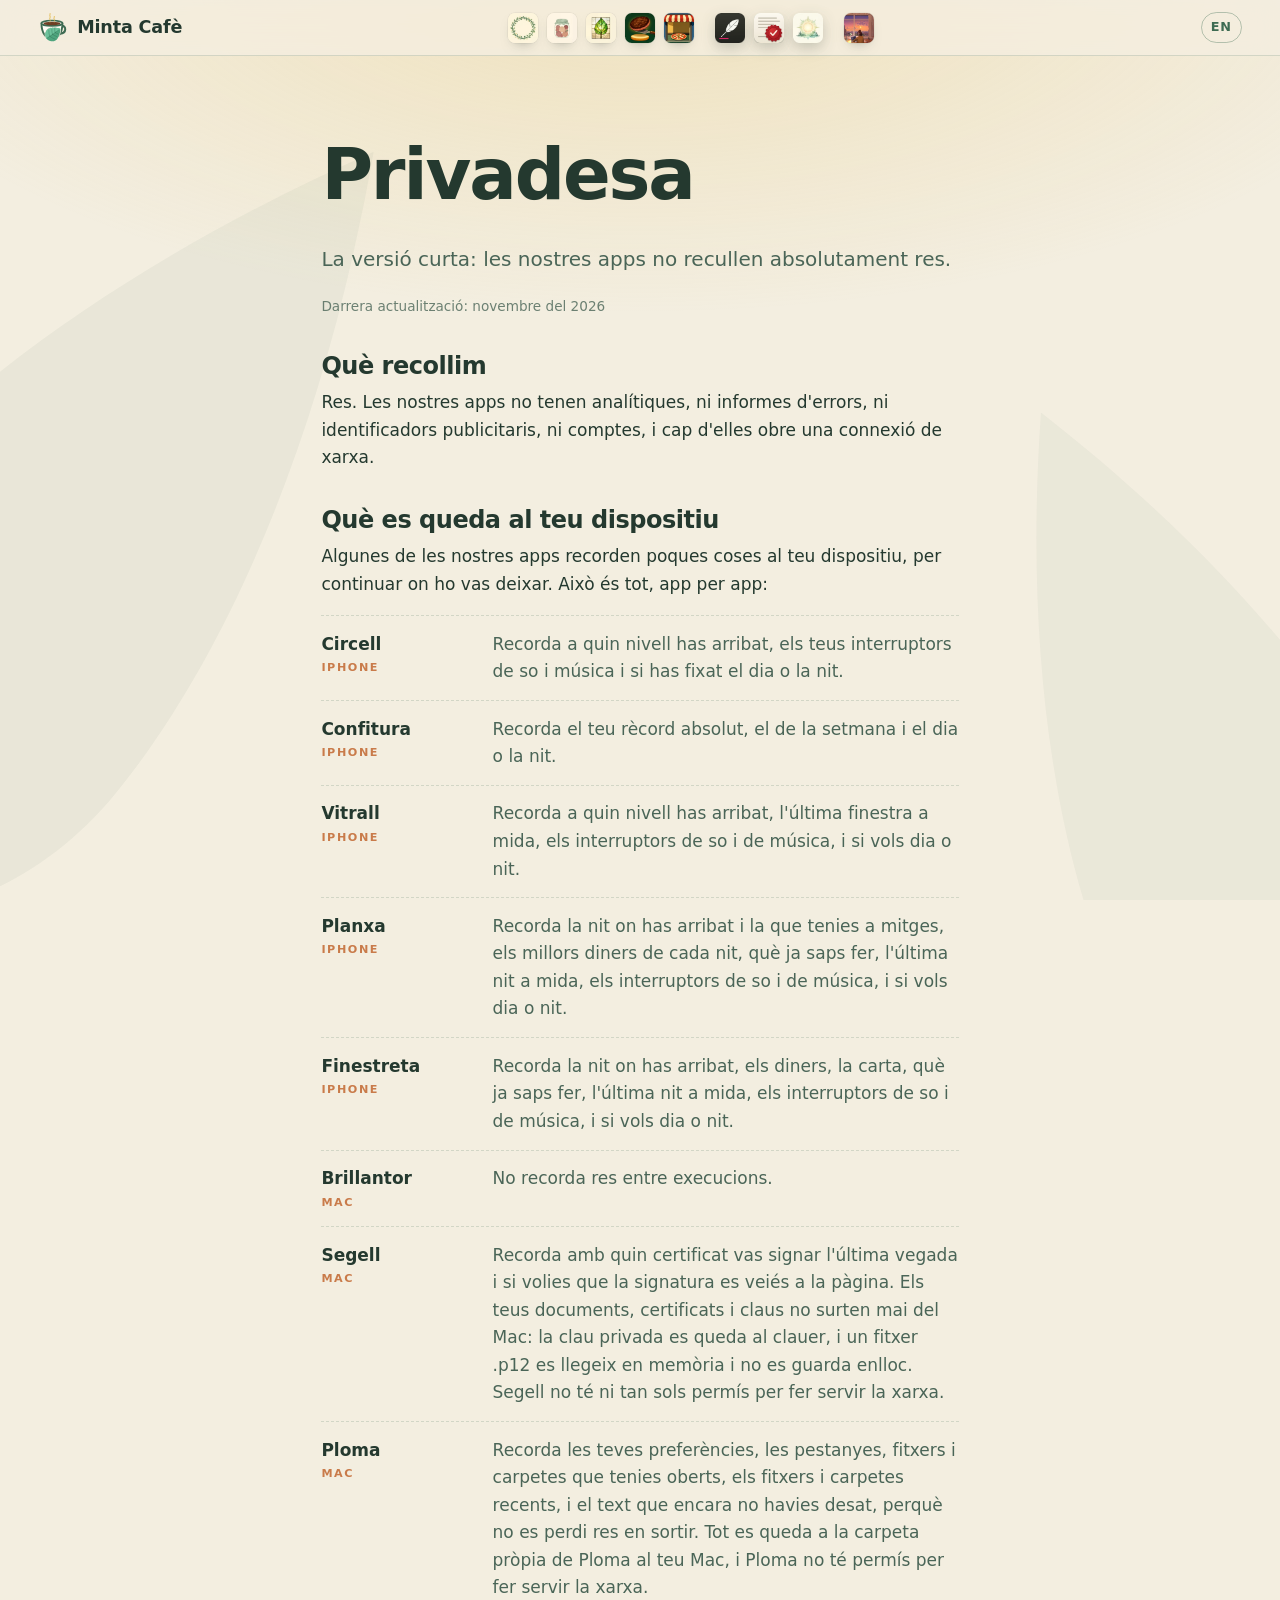
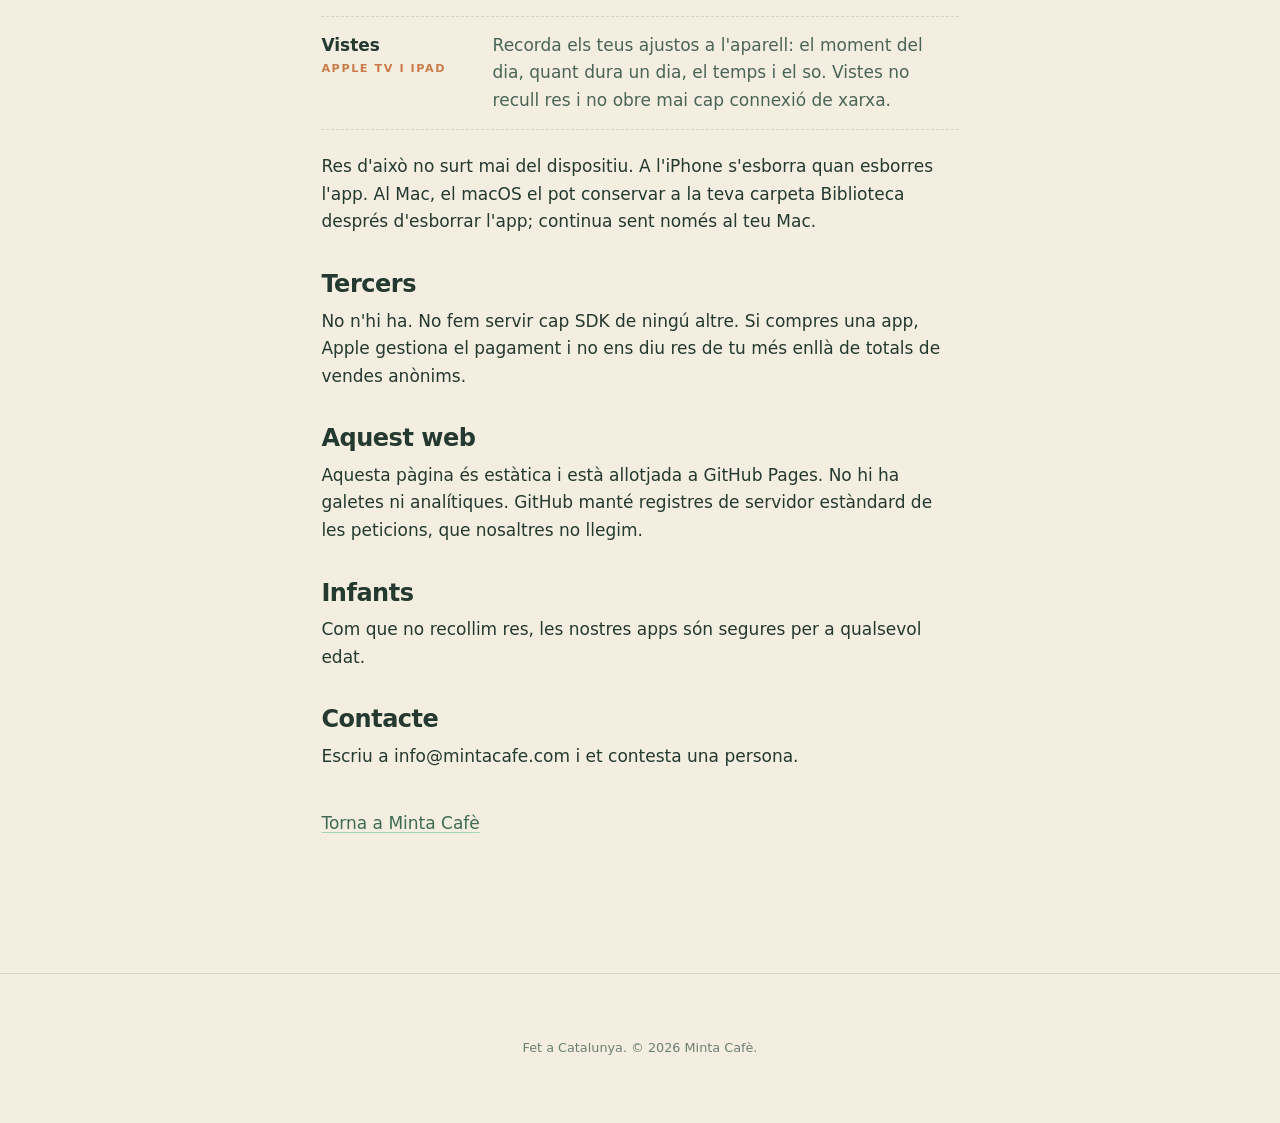
<file: ca/privacy.html>
<!DOCTYPE html>
<html lang="ca">
<head>
<meta charset="utf-8">
<meta name="robots" content="noindex">
<meta http-equiv="refresh" content="0; url=/privacy.html?lang=ca">
<link rel="canonical" href="https://mintacafe.com/privacy.html?lang=ca">
<title>Privadesa · Minta Cafè</title>
</head>
<body>
<p><a href="/privacy.html?lang=ca">Privadesa · Minta Cafè</a></p>
<script>location.replace("/privacy.html?lang=ca" + location.hash);</script>
</body>
</html>
</file>
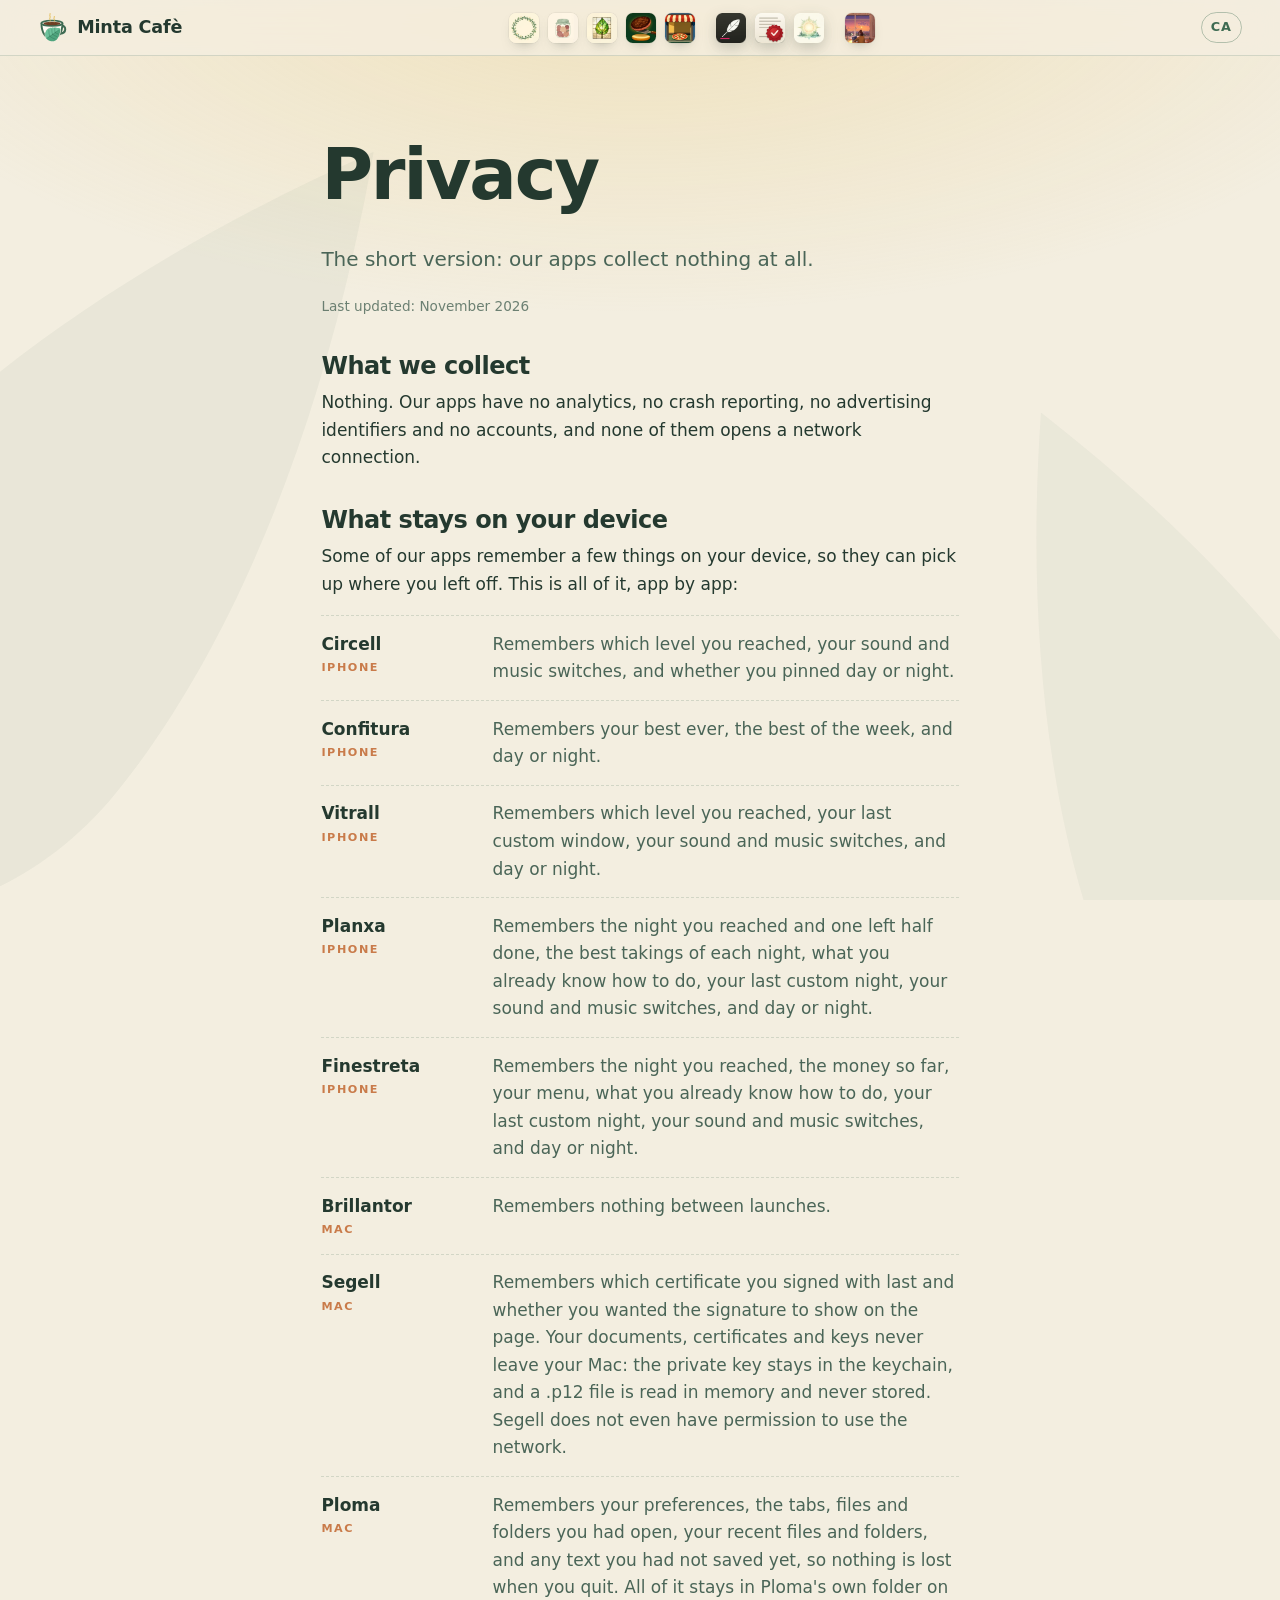
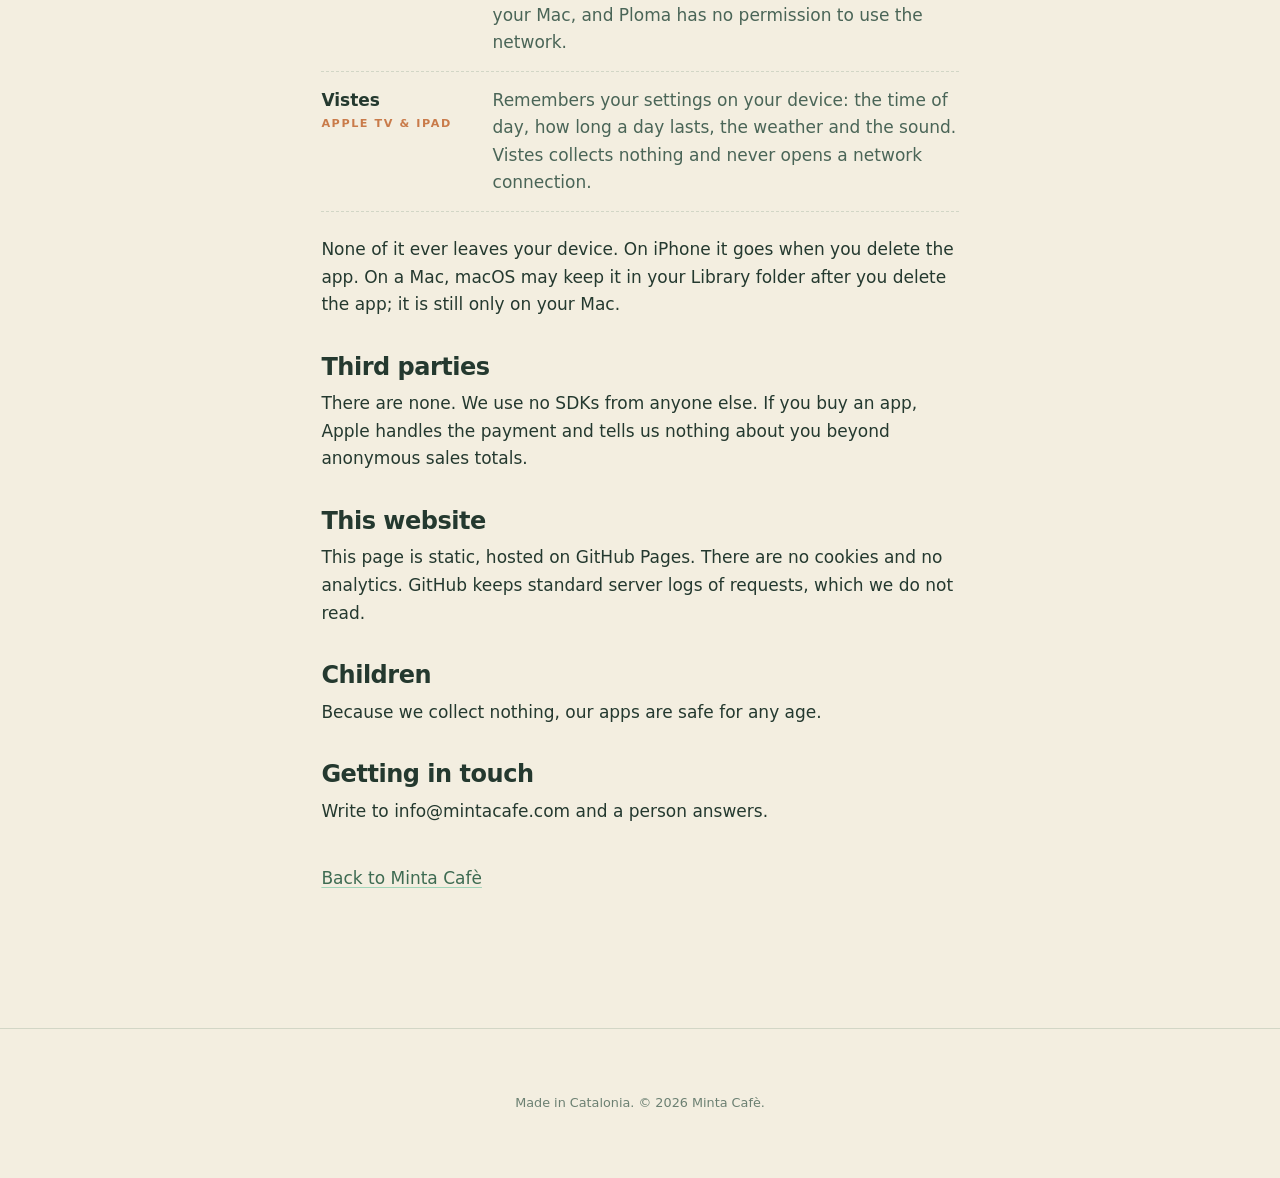
<file: en/privacy.html>
<!DOCTYPE html>
<html lang="en">
<head>
<meta charset="utf-8">
<meta name="robots" content="noindex">
<meta http-equiv="refresh" content="0; url=/privacy.html?lang=en">
<link rel="canonical" href="https://mintacafe.com/privacy.html?lang=en">
<title>Privacy · Minta Cafè</title>
</head>
<body>
<p><a href="/privacy.html?lang=en">Privacy · Minta Cafè</a></p>
<script>location.replace("/privacy.html?lang=en" + location.hash);</script>
</body>
</html>
</file>
<file: assets/style.css>
/* ===========================================================
   Minta Cafè website
   Solarpunk-Mint, straight from MintaKit: cream paper, mint
   accent, deep leaf greens, terracotta and sun gold. Every app
   has a room of its own, painted in its own colours.
   No external assets, no fonts to download.
   =========================================================== */

:root {
  --mint:       #7FCBA8;
  --mint-deep:  #5FB891;
  --leaf-deep:  #2E4A3E;
  --leaf:       #3E6B52;
  --terracotta: #C97B4A;
  --cream:      #F3EEE0;
  --surface:    #FBF7EC;
  --gold:       #E8C468;

  --bg:      var(--cream);
  --paper:   var(--surface);
  --ink:     #24392F;
  --ink-2:   #4A6557;
  --clay:    #9C552B;
  --line:    color-mix(in srgb, var(--leaf) 18%, transparent);
  --shadow:  0 18px 40px -24px rgba(46, 74, 62, .45);

  /* The colour each app speaks in: its tagline, its numbers, its bullets. */
  --say-circell:    #3B7454;
  --say-confitura:  #AE3647;
  --say-vitrall:    #2457A6;
  --say-planxa:     #B03D2B;
  --say-finestreta: #2D5E86;
  --say-ploma:      #A6511F;
  --say-segell:     #23409C;
  --say-brillantor: #8A690C;
  --say-vistes:     #A95234;
  /* Every app sits on the same translucent panel, so the chapters stand apart. */
  --panel:      rgba(251, 247, 236, .58);
  --panel-line: rgba(62, 107, 82, .11);
  /* The menu's hover tint. */
  --dish-hover: color-mix(in srgb, var(--mint) 16%, transparent);

  --wrap: 1120px;
  --gutter: clamp(1.1rem, 5vw, 2.4rem);
  --font: ui-rounded, "SF Pro Rounded", -apple-system, "Segoe UI Variable Display",
          "Varela Round", "Quicksand", "Nunito", system-ui, sans-serif;
}

@media (prefers-color-scheme: dark) {
  :root {
    --bg:     #16231D;
    --paper:  #1D2E26;
    --ink:    #EAF2EC;
    --ink-2:  #A9C4B4;
    --clay:   #E6A777;
    --line:   color-mix(in srgb, var(--mint) 20%, transparent);
    --shadow: 0 18px 40px -22px rgba(0, 0, 0, .6);
    --terracotta: #E2A272;

    --say-circell:    #8ED2AF;
    --say-confitura:  #F3A1A9;
    --say-vitrall:    #93B9F2;
    --say-planxa:     #F2A08D;
    --say-finestreta: #9CC5E6;
    --say-ploma:      #EBCB7A;
    --say-segell:     #A9BBF5;
    --say-brillantor: #EBCB7A;
    --say-vistes:     #F1A783;
    --panel:      rgba(255, 255, 255, .035);
    --panel-line: rgba(127, 203, 168, .12);
  }
}

* { box-sizing: border-box; }

html { scroll-behavior: smooth; scroll-padding-top: 64px; }

body {
  margin: 0;
  background: var(--bg);
  color: var(--ink);
  font-family: var(--font);
  font-size: 17px;
  line-height: 1.62;
  -webkit-font-smoothing: antialiased;
  overflow-x: hidden;
}

h1, h2, h3 { line-height: 1.12; letter-spacing: -.02em; margin: 0 0 .4em; }
h1 { font-size: clamp(2.5rem, 6.4vw, 4.4rem); font-weight: 750; letter-spacing: -.03em; }
h2 { font-size: clamp(2rem, 4.2vw, 2.9rem); font-weight: 720; }
h3 { font-size: 1.15rem; font-weight: 680; }
p  { margin: 0 0 1em; }
a  { color: var(--leaf); text-decoration-color: color-mix(in srgb, var(--mint) 70%, transparent); text-underline-offset: 3px; }
a:hover { color: var(--terracotta); }
@media (prefers-color-scheme: dark) { a { color: var(--mint); } }

.skip {
  position: absolute; left: -9999px; top: 0; z-index: 50;
  background: var(--mint); color: var(--leaf-deep);
  padding: .7em 1.2em; border-radius: 0 0 14px 0; font-weight: 600;
}
.skip:focus { left: 0; }

:where(a, button, input, [tabindex]):focus-visible {
  outline: 3px solid var(--terracotta);
  outline-offset: 3px;
  border-radius: 6px;
}

/* ── Backdrop ─────────────────────────────────────────────── */

.backdrop { position: fixed; inset: 0; z-index: -1; pointer-events: none; overflow: hidden; }
.backdrop__glow {
  position: absolute; inset: -30% 0 auto 0; height: 90vh;
  background: radial-gradient(ellipse 90% 60% at 50% 30%,
              color-mix(in srgb, var(--gold) 30%, transparent), transparent 70%);
}
.backdrop__leaf { position: absolute; fill: var(--leaf); }
.backdrop__leaf--a { width: 30vw; opacity: .05;  left: -8vw;  top: 6vh;  transform: rotate(38deg); }
.backdrop__leaf--b { width: 26vw; opacity: .045; right: -7vw; top: 42vh; transform: rotate(-24deg); }
@media (prefers-color-scheme: dark) {
  .backdrop__leaf { fill: var(--mint); }
  .backdrop__glow { opacity: .5; }
}

/* ── Icons ────────────────────────────────────────────────── */
/* The iPhone and TV icons are full squares that the system rounds; the Mac
   ones bring their own shape. */

.icon { display: block; flex: none; }
.icon--ios { border-radius: 22.5%; box-shadow: 0 0 0 .5px rgba(0, 0, 0, .08), 0 6px 14px -8px rgba(30, 50, 40, .55); }
.icon--mac { filter: drop-shadow(0 5px 7px rgba(30, 50, 40, .22)); }
@media (prefers-color-scheme: dark) {
  .icon--ios { box-shadow: 0 0 0 .5px rgba(255, 255, 255, .1), 0 6px 14px -8px rgba(0, 0, 0, .7); }
  .icon--mac { filter: drop-shadow(0 5px 7px rgba(0, 0, 0, .45)); }
}

/* ── Header ───────────────────────────────────────────────── */

.head {
  position: sticky; top: 0; z-index: 20;
  display: flex; align-items: center; gap: 1rem;
  min-height: 56px;
  padding: .45rem var(--gutter);
  background: color-mix(in srgb, var(--bg) 84%, transparent);
  backdrop-filter: saturate(1.4) blur(14px);
  -webkit-backdrop-filter: saturate(1.4) blur(14px);
  border-bottom: 1px solid transparent;
  transition: border-color .3s;
}
.head.has-dock { border-bottom-color: var(--line); }

.brand { display: inline-flex; align-items: center; gap: .55rem; text-decoration: none; color: var(--ink); flex: none; }
/* The house mark: a big porcelain cup of coffee with a mint leaf in front. By
   night the cup stays white, as a real one would, and loses its outline. */
.brand__mark {
  width: 30px; height: 30px; flex: none; overflow: visible;
  --mk-line: var(--leaf); --mk-china: #FFFDF6; --mk-coffee: #6E3F24; --mk-steam: #E2B94F;
  --mk-leaf: #4FA57E; --mk-leaf-lit: #6CC29B; --mk-vein: #2E6B4E;
}
@media (prefers-color-scheme: dark) {
  .brand__mark {
    --mk-line: var(--ink); --mk-china: var(--ink); --mk-coffee: #5A3320; --mk-steam: var(--gold);
    --mk-leaf: #5FB891; --mk-leaf-lit: #86D3AE; --mk-vein: #245A41;
  }
}
/* The steam rises off the coffee: it starts faint on the surface. */
.brand__mark .mk-steam  { fill: none; stroke: url(#mkSteam); stroke-width: 1.3; stroke-linecap: round; }
.brand__mark .mk-steam-base { stop-color: var(--mk-steam); stop-opacity: .1; }
.brand__mark .mk-steam-top  { stop-color: var(--mk-steam); }
.brand__mark .mk-china  { fill: var(--mk-china); stroke: var(--mk-line); stroke-linejoin: round; }
.brand__mark .mk-handle { fill: none; stroke: var(--mk-line); stroke-width: 2.7; stroke-linecap: round; }
.brand__mark .mk-coffee { fill: var(--mk-coffee); }
/* The leaf's edge in the page's colour lifts it off the cup. */
.brand__mark .mk-leaf   { fill: var(--mk-leaf); stroke: var(--bg); stroke-width: .99; stroke-linejoin: round; paint-order: stroke; }
.brand__mark .mk-leaf-lit { fill: var(--mk-leaf-lit); }
.brand__mark .mk-vein   { fill: none; stroke: var(--mk-vein); stroke-width: .36; stroke-linecap: round; opacity: .7; }
.brand__name { font-weight: 700; font-size: 1.1rem; letter-spacing: -.01em; white-space: nowrap; }

/* The dock: every app's icon, one click from anywhere. It waits while the menu
   on the page is in view, and the app you are looking at gets a mint ring. */
.dock {
  --dock-icon: 30px;
  display: flex; align-items: center; gap: 5px;
  margin: 0 auto; min-width: 0;
  opacity: 0; visibility: hidden; transform: translateY(-3px);
  transition: opacity .25s, transform .25s, visibility 0s .25s;
}
.head.has-dock .dock { opacity: 1; visibility: visible; transform: none; transition: opacity .25s, transform .25s; }
.dock a { display: block; padding: 2px; border-radius: 10px; flex: none; }
.dock img { width: var(--dock-icon); height: var(--dock-icon); }
.dock a:hover img { transform: translateY(-1px); }
.dock a[aria-current="true"] { box-shadow: 0 0 0 2px var(--mint); }
.dock__gap { width: 7px; flex: none; }

.lang {
  margin-left: auto; flex: none;
  font: inherit; font-size: .8rem; font-weight: 700; letter-spacing: .06em;
  padding: .3em .7em; border-radius: 999px; cursor: pointer;
  color: var(--leaf); background: transparent;
  border: 1.5px solid color-mix(in srgb, var(--leaf) 35%, transparent);
}
.lang:hover { background: color-mix(in srgb, var(--mint) 25%, transparent); }
@media (prefers-color-scheme: dark) { .lang { color: var(--mint); border-color: color-mix(in srgb, var(--mint) 45%, transparent); } }
.dock + .lang { margin-left: 0; }

/* On a phone the dock takes the brand's place: nine icons need the width. */
@media (max-width: 640px) {
  .head.has-dock .brand { display: none; }
  .dock { --dock-icon: clamp(20px, 6.4vw, 28px); gap: 3px; position: absolute; left: var(--gutter); right: 4.2rem; justify-content: center; }
  .dock a { padding: 1px; border-radius: 8px; }
  .dock__gap { width: 4px; }
  .head:not(.has-dock) .dock { pointer-events: none; }
  .dock + .lang { margin-left: auto; }
}
/* A phone on its side or a very small one: no room for a header that stays. */
@media (max-height: 520px) {
  .head { position: static; }
  html { scroll-padding-top: 1rem; }
}

/* ── Shared bits ──────────────────────────────────────────── */

.lede { font-size: clamp(1.06rem, 2vw, 1.25rem); color: var(--ink-2); max-width: 36em; }

.btn {
  display: inline-flex; align-items: center; gap: .6rem;
  padding: .78em 1.5em; border-radius: 999px;
  font-weight: 650; text-decoration: none; border: 2px solid transparent;
  transition: transform .18s ease, box-shadow .18s ease, background .18s;
}
.btn:hover { transform: translateY(-2px); }

.btn--store {
  background: var(--leaf-deep); color: var(--cream);
  padding: .6em 1.3em; text-align: left;
}
/* The hover names its colours: left to inherit, the text took the page's ink,
   the same green as the button, and vanished. */
.btn--store:hover { background: var(--leaf); color: var(--cream); box-shadow: var(--shadow); }
@media (prefers-color-scheme: dark) {
  .btn--store { background: var(--mint); color: var(--leaf-deep); }
  .btn--store:hover { background: var(--mint-deep); color: var(--leaf-deep); }
}
/* The glyph runs from y 1.5 to 26.2: the viewBox frames all of it. */
.btn__glyph { width: 21px; height: 27px; fill: currentColor; flex: none; }
.btn__stack { display: grid; line-height: 1.15; }
.btn__stack small { font-size: .68rem; opacity: .8; }
.btn__stack strong { font-size: 1.05rem; font-weight: 650; }

/* With a link the button shows; without one, a plain line says it's coming. */
.store { display: flex; align-items: center; gap: .9rem; flex-wrap: wrap; }
.store.is-soon .btn--store { display: none; }
.store:not(.is-soon) .soon { display: none; }
.soon {
  margin: 0; font-size: .95rem; font-weight: 650; color: var(--ink-2);
  display: inline-flex; align-items: center; gap: .5rem;
}
.soon::before {
  content: ""; width: 9px; height: 9px; border-radius: 50%;
  background: var(--gold); box-shadow: 0 0 0 3px color-mix(in srgb, var(--gold) 30%, transparent);
}

/* ── The receipt ──────────────────────────────────────────── */
/* One, beside "How we sell things": a café's till roll with what a game costs
   and what it doesn't. Plain paper and the till's own type. The zigzag is a
   mask on the paper, so the shadow lives on the box around it (a mask would
   cut a box-shadow off). */

.receipt {
  --roll:      #FFFDF6;
  --roll-ink:  #33372F;
  --roll-ink-2:#6B6F64;
  --roll-rule: rgba(51, 55, 47, .32);
  --tooth: 7px;
  width: min(100%, 19.5rem);
  filter: drop-shadow(0 1px 1px rgba(46, 74, 62, .10)) drop-shadow(0 10px 14px rgba(46, 74, 62, .14));
}
.receipt[hidden] { display: none; }
@media (prefers-color-scheme: dark) {
  .receipt {
    --roll:      #24372D;
    --roll-ink:  #E4EDE6;
    --roll-ink-2:#A3BCAD;
    --roll-rule: rgba(228, 237, 230, .28);
    filter: drop-shadow(0 10px 14px rgba(0, 0, 0, .35));
  }
}
.receipt__paper {
  background: var(--roll);
  color: var(--roll-ink);
  padding: 1.15rem 1.2rem calc(1.1rem + var(--tooth));
  font-family: ui-monospace, "SF Mono", Menlo, Consolas, "Liberation Mono", monospace;
  font-size: .76rem;
  line-height: 1.55;
  -webkit-mask: conic-gradient(from -45deg at bottom, #0000, #000 1deg 89deg, #0000 90deg) 50% / calc(2 * var(--tooth)) 100%;
          mask: conic-gradient(from -45deg at bottom, #0000, #000 1deg 89deg, #0000 90deg) 50% / calc(2 * var(--tooth)) 100%;
}
.receipt p { margin: 0; }
.receipt__brand {
  text-align: center; font-weight: 700; letter-spacing: .32em; text-transform: uppercase;
  font-size: .82rem; padding-left: .32em; /* the tracking after the last letter */
}
.receipt__addr { text-align: center; color: var(--roll-ink-2); margin-bottom: .7rem !important; }
.receipt__lines {
  margin: 0; padding: .5rem 0;
  border-top: 1px dashed var(--roll-rule);
  font-variant-numeric: tabular-nums;
}
.receipt__lines > div { display: flex; justify-content: space-between; gap: 1rem; }
.receipt__lines dd { margin: 0; white-space: nowrap; }
.receipt__lines--total { padding: .45rem 0 0; font-weight: 700; font-size: .9rem; }
.receipt__motto { text-align: center; white-space: pre-line; margin-top: 1.1rem !important; }
.receipt__motto--yours { margin-top: .55rem !important; font-weight: 700; }
.receipt__thanks { text-align: center; text-wrap: balance; margin-top: 1rem !important; color: var(--roll-ink-2); }
.receipt__refund {
  text-align: center; margin-top: .75rem !important;
  font-size: .68rem; color: var(--roll-ink-2); text-wrap: balance;
}
.receipt__refund a { color: inherit; }

/* ── Hero: the café's menu ────────────────────────────────── */

.hero {
  max-width: var(--wrap); margin: 0 auto;
  padding: clamp(3rem, 9vh, 5.5rem) var(--gutter) clamp(3rem, 8vh, 5rem);
  text-align: center;
}
.hero .lede { margin-inline: auto; }

/* The shop window: the apps' screens side by side, on one shelf, standing on
   their feet. It runs to both edges of the window, so the next one peeks in and
   asks to be looked at; it never moves by itself. */
.aparador {
  --phone-h: 380px;
  --wide-h: 250px;
  --edge: max(var(--gutter), calc((100vw - var(--wrap)) / 2));
  position: relative;
  width: 100vw; margin: clamp(2rem, 5vh, 3rem) 0 0 calc(50% - 50vw);
  padding-bottom: 2.6rem;
}
@media (max-width: 700px) { .aparador { --phone-h: 300px; --wide-h: 190px; } }
@media (max-width: 380px) { .aparador { --phone-h: 270px; --wide-h: 170px; } }

.aparador__track {
  --fade-l: 56px; --fade-r: 56px;
  overflow-x: auto; overscroll-behavior-x: contain;
  scrollbar-width: none;
  -webkit-mask-image: linear-gradient(90deg, transparent 0, #000 var(--fade-l), #000 calc(100% - var(--fade-r)), transparent 100%);
          mask-image: linear-gradient(90deg, transparent 0, #000 var(--fade-l), #000 calc(100% - var(--fade-r)), transparent 100%);
}
.aparador__track::-webkit-scrollbar { display: none; }
.aparador.is-start .aparador__track { --fade-l: 0px; }
.aparador.is-end .aparador__track { --fade-r: 0px; }
/* The belt carries the screens; while it drifts it slides, and when you take
   over it stands still and the track scrolls instead (app.js). */
.aparador__belt {
  list-style: none; margin: 0; width: max-content;
  padding: .8rem var(--edge) 1rem;
  display: flex; align-items: flex-end; gap: clamp(1.1rem, 2.6vw, 2.1rem);
}

.vitrina { flex: none; }
.vitrina a { display: grid; justify-items: center; gap: .65rem; color: var(--ink); text-decoration: none; }
.vitrina__glass { display: block; transition: transform .25s ease; }
.vitrina a:hover .vitrina__glass { transform: translateY(-4px); }
.vitrina__glass img { display: block; width: auto; }
.vitrina__name { font-weight: 700; font-size: .98rem; }
/* A Mac app's window doesn't say whose it is, so its icon sits on the corner,
   half on and half off, and rises with it on hover. */
.vitrina__glass, .vitrina__badge { grid-area: 1 / 1; }
.vitrina__name { grid-area: 2 / 1; }
.vitrina .vitrina__badge {   /* .vitrina: above the rules that size a screen's img */
  width: calc(var(--wide-h) * .27); height: auto; z-index: 1;
  filter: drop-shadow(0 6px 9px rgba(30, 50, 40, .3));
  align-self: end; justify-self: start;
  margin: 0 0 calc(var(--wide-h) * -.07) calc(var(--wide-h) * -.07);
  transition: transform .25s ease;
}
.vitrina a:hover .vitrina__badge { transform: translateY(-4px); }
.vitrina a:hover .vitrina__name { color: var(--terracotta); }

/* A phone, the same as in the rooms, smaller. */
.vitrina--phone .vitrina__glass {
  padding: 6px; border-radius: calc(var(--phone-h) * .085);
  background: linear-gradient(160deg, #4a5a52, #2b3a33 45%, #495852);
  box-shadow: 0 26px 44px -26px rgba(46, 74, 62, .75), 0 0 0 1px rgba(0, 0, 0, .12);
}
.vitrina--phone img { height: calc(var(--phone-h) - 12px); border-radius: calc(var(--phone-h) * .07); }
/* The TV and a Mac's screen: a dark bezel. */
.vitrina--tv .vitrina__glass,
.vitrina--screen .vitrina__glass {
  border: 6px solid #1d2622; border-radius: 12px; background: #101613; overflow: hidden;
  box-shadow: 0 26px 44px -26px rgba(46, 74, 62, .75), 0 0 0 1px rgba(0, 0, 0, .12);
}
.vitrina--tv img, .vitrina--screen img { height: calc(var(--wide-h) - 12px); }
.vitrina--tv .vitrina__glass { border-bottom-width: 9px; }
/* A Mac window brings its own corners. */
.vitrina--window img { height: var(--wide-h); filter: drop-shadow(0 18px 22px rgba(30, 50, 40, .3)); }
@media (prefers-color-scheme: dark) {
  .vitrina--phone .vitrina__glass,
  .vitrina--tv .vitrina__glass,
  .vitrina--screen .vitrina__glass { box-shadow: 0 26px 44px -26px rgba(0, 0, 0, .8), 0 0 0 1px rgba(255, 255, 255, .07); }
  .vitrina--window img { filter: drop-shadow(0 18px 22px rgba(0, 0, 0, .55)); }
}

/* Two arrows for a mouse; a finger or a trackpad doesn't need them. */
.aparador__nav {
  position: absolute; top: calc(50% - 58px); z-index: 2;
  width: 46px; height: 46px; border-radius: 50%;
  display: grid; place-items: center; cursor: pointer;
  background: var(--paper); color: var(--ink);
  border: 1px solid var(--line); box-shadow: 0 10px 24px -14px rgba(0, 0, 0, .5);
  transition: opacity .2s;
}
.aparador__nav svg { width: 22px; height: 22px; fill: none; stroke: currentColor; stroke-width: 2.2; stroke-linecap: round; stroke-linejoin: round; }
.aparador__nav--prev { left: calc(var(--edge) - 23px); }
.aparador__nav--next { right: calc(var(--edge) - 23px); }
.aparador.is-start .aparador__nav--prev,
.aparador.is-end .aparador__nav--next { opacity: 0; pointer-events: none; }
@media (hover: none), (pointer: coarse) { .aparador__nav { display: none; } }
/* Stop it for good, or let it go on: small, under the last screen. */
.aparador__pause {
  position: absolute; right: var(--edge); bottom: 0; z-index: 2;
  width: 34px; height: 34px; border-radius: 50%;
  display: none; place-items: center; cursor: pointer;
  background: transparent; color: var(--ink-2);
  border: 1px solid var(--line);
}
.aparador.is-drifting .aparador__pause, .aparador.is-stopped .aparador__pause { display: grid; }
.aparador__pause:hover { color: var(--ink); border-color: var(--ink-2); }
.aparador__pause svg { width: 16px; height: 16px; fill: currentColor; stroke: currentColor; stroke-width: 2.2; stroke-linecap: round; stroke-linejoin: round; }
.aparador__pause .i-pause { fill: none; }
.aparador__pause .i-play { display: none; }
.aparador.is-stopped .aparador__pause .i-pause { display: none; }
.aparador.is-stopped .aparador__pause .i-play { display: inline; }

@media (prefers-reduced-motion: reduce) {
  .vitrina__glass, .vitrina__badge { transition: none; }
  .vitrina a:hover .vitrina__glass, .vitrina a:hover .vitrina__badge { transform: none; }
}

/* Printed like a café's carta: a card with a second rule inside the edge. */
.carta {
  position: relative;
  max-width: 1000px;
  margin: clamp(.6rem, 2vh, 1.4rem) auto 0;
  padding: clamp(1.3rem, 3.2vw, 2.4rem) clamp(1.1rem, 3.6vw, 2.8rem) clamp(.6rem, 2vw, 1.2rem);
  display: grid; grid-template-columns: minmax(0, 1fr) minmax(0, 1fr);
  column-gap: clamp(1.6rem, 4.5vw, 3.6rem);
  text-align: left;
  background: var(--paper);
  border-radius: 30px;
  box-shadow: var(--shadow), 0 0 0 1px var(--line);
}
.carta::before {
  content: ""; position: absolute; inset: 9px; border-radius: 22px;
  border: 1px solid var(--line); pointer-events: none;
}
@media (max-width: 780px) { .carta { grid-template-columns: minmax(0, 1fr); } }
/* The house phrase, at the foot of the menu. */
.carta__foot {
  grid-column: 1 / -1;
  margin: .4rem 0 .6rem; padding-top: 1rem;
  border-top: 1px dashed var(--line);
  text-align: center; text-wrap: balance;
  color: var(--ink-2); font-size: 1.02rem;
}
.carta__foot strong { color: var(--ink); font-weight: 680; }

.carta__group { margin-bottom: 1rem; }
.carta__title {
  display: flex; align-items: center; gap: .8rem;
  margin: .5rem 0 .5rem;
  font-size: 1rem; font-weight: 700; letter-spacing: 0; color: var(--ink-2);
}
.carta__title::after { content: ""; flex: 1; height: 1px; background: var(--line); }

.carta__list { list-style: none; margin: 0; padding: 0; display: grid; gap: .1rem; }
.dish {
  display: grid; grid-template-columns: auto minmax(0, 1fr) auto; align-items: center;
  gap: .95rem;
  margin: 0 -.75rem; padding: .55rem .75rem;
  border-radius: 20px;
  color: var(--ink); text-decoration: none;
  transition: background-color .2s ease;
}
.dish:hover { background: var(--dish-hover); color: var(--ink); }
.dish__icon { width: 56px; height: 56px; }
.dish__text { display: grid; line-height: 1.28; }
.dish__name { font-weight: 720; font-size: 1.14rem; }
.dish__line { color: var(--ink-2); font-size: .96rem; }
.dish__soon { margin-left: .3rem; font-size: .76rem; font-weight: 700; color: var(--clay); }
.dish__tag {
  font-size: .78rem; font-weight: 700; white-space: nowrap;
  color: var(--leaf); padding: .25em .75em; border-radius: 999px;
  background: color-mix(in srgb, var(--mint) 28%, transparent);
}
@media (prefers-color-scheme: dark) { .dish__tag { color: var(--mint); background: color-mix(in srgb, var(--mint) 16%, transparent); } }
@media (max-width: 380px) {
  .dish { grid-template-columns: auto minmax(0, 1fr); }
  .dish__tag { display: none; }
}

/* ── Chapters: games, Mac, TV ─────────────────────────────── */

.chapter {
  max-width: 46rem; margin: 0 auto;
  padding: clamp(3rem, 8vh, 4.8rem) var(--gutter) clamp(1.8rem, 5vh, 2.8rem);
  text-align: center;
}
.chapter h2 { font-size: clamp(1.7rem, 3.4vw, 2.3rem); margin-bottom: .35em; }
.chapter p { color: var(--ink-2); margin: 0 auto; max-width: 34em; }

/* ── App rooms ────────────────────────────────────────────── */
/* Full-width walls in each app's colours; the content keeps to the page's
   width. Text on one side, centred against the art on the other; on a phone
   the order is name, tagline, art, the rest. */

.app {
  --say: var(--leaf);
  width: min(100% - 2 * clamp(.7rem, 2.6vw, 2rem), var(--wrap) + 7rem);
  margin: 0 auto clamp(.9rem, 2.2vw, 1.5rem);
  background: var(--panel);
  border: 1px solid var(--panel-line);
  border-radius: clamp(24px, 3vw, 36px);
  padding-block: clamp(3rem, 8vh, 5rem);
  padding-inline: clamp(1.25rem, 5vw, 3.5rem);
  display: grid;
  grid-template-columns: minmax(0, 1fr) minmax(0, 1fr);
  grid-template-rows: 1fr auto auto auto 1fr;
  grid-template-areas: ".    art" "head art" "tag  art" "body art" ".    art";
  column-gap: clamp(2rem, 6vw, 5rem);
}
.app--flip { grid-template-areas: "art ." "art head" "art tag" "art body" "art ."; }
@media (max-width: 860px) {
  .app, .app--flip {
    grid-template-columns: minmax(0, 1fr);
    grid-template-rows: none;
    grid-template-areas: "head" "tag" "art" "body";
  }
}

#circell    { --say: var(--say-circell); }
#confitura  { --say: var(--say-confitura); }
#vitrall    { --say: var(--say-vitrall); }
#planxa     { --say: var(--say-planxa); }
#finestreta { --say: var(--say-finestreta); }
#ploma      { --say: var(--say-ploma); }
#segell     { --say: var(--say-segell); }
#brillantor { --say: var(--say-brillantor); }
#vistes     { --say: var(--say-vistes); }

.app__head { grid-area: head; display: flex; align-items: center; gap: 1.1rem; }
.app__head h2 { margin: 0; }
.app__icon { width: 64px; height: 64px; }
.app__kind { margin: .1rem 0 0; color: var(--ink-2); font-size: .98rem; }
.tagline {
  grid-area: tag;
  margin: 1.1rem 0 1.2rem;
  color: var(--say); font-size: clamp(1.3rem, 2.4vw, 1.55rem); font-weight: 680; letter-spacing: -.01em;
  line-height: 1.25;
}
.app__art { grid-area: art; display: grid; justify-items: center; align-content: center; gap: 1rem; }
@media (max-width: 860px) {
  .app { padding-block: clamp(2.2rem, 6vh, 3.2rem); }
  .app__art { margin-bottom: 2rem; }
  /* A screenshot needs less room than a board you play with your thumb. */
  .phone:has(.phone__screen--shot) { width: min(290px, 72vw); }
}
.app__body { grid-area: body; }
.app__body > p { color: var(--ink); }
.art__caption { font-size: .86rem; color: var(--ink-2); margin: 0; text-align: center; max-width: 30em; }

.features { list-style: none; margin: 0 0 1.8rem; padding: 0; display: grid; gap: .55rem; }
.features li { position: relative; padding-left: 1.7rem; color: var(--ink-2); }
.features li::before {
  content: ""; position: absolute; left: 0; top: .55em;
  width: 10px; height: 10px; border-radius: 50% 0;
  background: var(--say); opacity: .75; transform: rotate(45deg);
}

/* ── Ploma: how fast ──────────────────────────────────────── */

.speed {
  margin: 0 0 .5rem; display: grid; grid-template-columns: repeat(3, minmax(0, 1fr));
  border-block: 1px solid var(--line);
}
.speed__item { padding: .85rem 1rem .9rem; }
.speed__item + .speed__item { border-left: 1px solid var(--line); }
.speed__item:first-child { padding-left: 0; }
.speed dt {
  font-size: clamp(1.7rem, 3.2vw, 2.25rem); font-weight: 750; line-height: 1.05;
  letter-spacing: -.02em; color: var(--say); font-variant-numeric: tabular-nums;
  white-space: nowrap;
}
.speed dd { margin: .35rem 0 0; font-size: .86rem; line-height: 1.4; color: var(--ink-2); }
.speed__note { font-size: .8rem; color: var(--ink-2); margin: 0 0 1.4rem; }
@media (max-width: 520px) {
  .speed { grid-template-columns: minmax(0, 1fr); }
  .speed__item { display: grid; grid-template-columns: 6.6rem minmax(0, 1fr); align-items: baseline; gap: .8rem; padding: .7rem 0; }
  .speed__item + .speed__item { border-left: 0; border-top: 1px solid var(--line); }
  .speed dd { margin: 0; }
}

.plm-open { display: flex; align-items: center; justify-content: center; gap: .9rem; flex-wrap: wrap; min-height: 46px; }
.plm-open__btn {
  display: inline-flex; align-items: center; gap: .55rem;
  padding: .3rem 1.05rem .3rem .35rem; border-radius: 999px; cursor: pointer;
  font: inherit; font-size: .92rem; font-weight: 650; color: var(--ink);
  background: var(--paper); border: 1px solid var(--line); box-shadow: 0 6px 16px -12px rgba(0, 0, 0, .45);
}
.plm-open__btn:hover { border-color: var(--say); }
.plm-open__btn img { width: 32px; height: 32px; }
/* The line keeps its room even when empty (a hidden copy holds it), so the
   button doesn't jump sideways each time the line comes and goes. */
.plm-open__time { margin: 0; display: grid; font-size: .9rem; font-weight: 680; color: var(--say); }
.plm-open__time > * { grid-area: 1 / 1; }
.plm-open__sizer { visibility: hidden; }
/* Closed: the window goes, its place stays. */
.plm.is-closed { visibility: hidden; }

/* ── Live demos inside a phone ───────────────────────────── */

.phone__screen--live { padding: 0; display: block; position: relative; overflow: hidden; }
/* Without JavaScript, the game's own screenshot instead. */
.vit-fallback { display: block; width: 100%; height: 100%; object-fit: cover; object-position: 50% 0; }

/* ── Phone + Circell board ────────────────────────────────── */

.phone {
  width: min(320px, 84vw);
  aspect-ratio: 320 / 610;
  border-radius: 46px;
  padding: 10px;
  background: linear-gradient(160deg, #4a5a52, #2b3a33 45%, #495852);
  box-shadow: 0 40px 70px -34px rgba(46, 74, 62, .7), 0 0 0 1px rgba(0,0,0,.12);
  position: relative;
}
.phone__island {
  position: absolute; top: 20px; left: 50%; transform: translateX(-50%);
  width: 92px; height: 26px; border-radius: 999px; background: #101613; z-index: 2;
}
.phone__screen {
  height: 100%; border-radius: 37px; overflow: hidden;
  background:
    radial-gradient(ellipse 120% 50% at 50% -6%, color-mix(in srgb, var(--gold) 34%, transparent), transparent 62%),
    var(--cream);
  display: grid; align-content: center; justify-items: center;
  gap: .5rem; padding: 3.4rem 1.1rem 1.6rem;
  color: var(--leaf-deep);
}
/* A TV showing a real screenshot: Vistes is landscape. */
.tv { width: min(520px, 100%); }
.tv__screen {
  aspect-ratio: 16 / 9; overflow: hidden; border-radius: 12px; background: #101613;
  border: 8px solid #1d2622;
  box-shadow: 0 40px 70px -34px rgba(46, 74, 62, .7), 0 0 0 1px rgba(0,0,0,.12);
}
.tv__screen img { display: block; width: 100%; height: 100%; object-fit: cover; }
.tv__stand { width: 30%; height: 9px; margin: 0 auto; border-radius: 0 0 8px 8px; background: linear-gradient(#2b3a33, #1d2622); }
/* A phone showing a real screenshot instead of a live demo. */
.phone__screen--shot { padding: 0; display: block; background: var(--cream); }
.phone__screen--shot img { display: block; width: 100%; height: 100%; object-fit: cover; object-position: 50% 0; }
.phone__wordmark { font-size: 2rem; font-weight: 700; margin: 0; letter-spacing: -.02em; }
.phone__tagline { color: var(--mint-deep); margin: 0 0 .9rem; font-size: .95rem; }
.phone__status {
  margin: .9rem 0 0; font-size: .82rem; min-height: 2.4em; text-align: center;
  color: var(--leaf); transition: color .3s;
}
.phone__status.is-won { color: var(--terracotta); font-weight: 650; }

.pill {
  font: inherit; font-size: .82rem; font-weight: 600; cursor: pointer;
  padding: .45em 1.25em; border-radius: 999px;
  background: var(--mint); color: var(--leaf-deep); border: none;
}
.pill:hover { background: var(--mint-deep); }

.board {
  --cells: 4;
  display: grid;
  grid-template-columns: repeat(var(--cells), 1fr);
  width: min(228px, 64vw);
  aspect-ratio: 1;
  overflow: hidden;
  touch-action: manipulation;
}
.tile {
  appearance: none; border: none; background: none; padding: 0; margin: 0;
  cursor: pointer; display: block; width: 100%; aspect-ratio: 1;
}
.tile svg { display: block; width: 100%; height: 100%; }
.tile__art {
  transform-box: fill-box; transform-origin: 50% 50%;
  transition: transform .28s cubic-bezier(.34, 1.4, .5, 1);
}
.tile .stem { stroke: #3E6B52; stroke-width: 11; stroke-linecap: round; fill: none; transition: stroke .5s ease; }
.tile .hub  { fill: #7FCBA8; transition: fill .5s ease; }
.tile .bud  { fill: #E8C468; }
.tile:hover .hub { fill: #5FB891; }

.board.is-won .stem { stroke: #E8C468; }
.board.is-won .hub  { fill: #E8C468; }
.board.is-won { animation: bloom .9s ease; }
@keyframes bloom {
  40% { transform: scale(1.04); }
  100% { transform: scale(1); }
}

@media (prefers-reduced-motion: reduce) {
  html { scroll-behavior: auto; }
  .tile__art { transition-duration: .01s; }
  .board.is-won { animation: none; }
  .btn:hover { transform: none; }
}

/* ── Mac mockup ───────────────────────────────────────────── */

/* Never wider than its column: between 860 and 1000 px the two columns are
   narrower than 480 px, and a wider mockup ran into the text beside it. */
.mac {
  width: min(480px, 100%);
  border-radius: 16px;
  overflow: hidden;
  position: relative;
  background: #0e1218;
  box-shadow: 0 40px 70px -34px rgba(46, 74, 62, .7), 0 0 0 1px rgba(0,0,0,.15);
}
.mac__bar {
  position: absolute; inset: 0 0 auto 0; z-index: 3;
  height: 28px; display: flex; align-items: center; gap: .8rem;
  padding: 0 .8rem; background: rgba(16, 22, 19, .55);
  backdrop-filter: blur(10px);
}
.mac__apple { width: 10px; height: 12px; border-radius: 3px 3px 4px 4px; background: #cfd8d2; opacity: .8; }
.mac__menus { display: flex; gap: .6rem; flex: 1; }
.mac__menus i { display: block; width: 26px; height: 6px; border-radius: 3px; background: #cfd8d2; opacity: .35; }
.mac__menus i:nth-child(2) { width: 34px; }
.mac__menus i:nth-child(3) { width: 20px; }
.mac__right { display: flex; align-items: center; }
.mac__sun { width: 16px; height: 16px; fill: var(--gold); filter: drop-shadow(0 0 5px rgba(232,196,104,.55)); }
.mac__rays { transform-box: fill-box; transform-origin: 50% 50%; animation: spin 26s linear infinite; }
@keyframes spin { to { transform: rotate(360deg); } }
@media (prefers-reduced-motion: reduce) { .mac__rays { animation: none; } }

.mac__scene { display: block; width: 100%; height: auto; }

.popover {
  position: absolute; top: 34px; right: 10px; z-index: 4;
  width: 232px; padding: .35rem 0;
  border-radius: 12px;
  background: color-mix(in srgb, #f6f4ee 92%, transparent);
  backdrop-filter: blur(18px) saturate(1.5);
  box-shadow: 0 22px 44px -18px rgba(0,0,0,.55), 0 0 0 .5px rgba(0,0,0,.16);
  color: #22302a; font-size: .82rem;
}
.popover hr { border: none; border-top: .5px solid rgba(34,48,42,.18); margin: .25rem .6rem; }
.popover__row { display: flex; align-items: center; gap: .5rem; padding: .35rem .7rem; }
.popover__icon { width: 13px; height: 13px; fill: #6a7a71; flex: none; }
.popover__icon--max { width: 17px; height: 17px; }
.popover__header {
  margin: 0; padding: .25rem .8rem .1rem;
  font-size: .7rem; font-weight: 600; letter-spacing: .04em;
  text-transform: uppercase; color: #8b9a91;
}
.popover__item { margin: 0; padding: .3rem .8rem; border-radius: 6px; }
.popover__item--quiet { color: #6a7a71; }
/* "Turn Off" puts the screen back to neutral, and is greyed out while the
   screen is untouched, as in the app. */
button.popover__item {
  display: block; width: calc(100% - .6rem); margin: 0 .3rem; padding: .3rem .5rem;
  font: inherit; color: inherit; text-align: left; background: none; border: 0; cursor: pointer;
}
button.popover__item:not(:disabled):hover { background: rgba(34, 48, 42, .08); }
button.popover__item:focus-visible { outline: 2px solid var(--mint); outline-offset: -2px; }
.popover__item.is-off { color: #a8b4ad; cursor: default; }

.art__readout {
  margin: 0; font-size: .8rem; font-weight: 650;
  color: var(--terracotta); font-variant-numeric: tabular-nums;
}

.slider { flex: 1; appearance: none; height: 20px; background: none; cursor: pointer; }
.slider::-webkit-slider-runnable-track {
  height: 4px; border-radius: 999px; background: rgba(34,48,42,.22);
}
.slider::-webkit-slider-thumb {
  appearance: none; width: 17px; height: 17px; margin-top: -6.5px;
  border-radius: 50%; background: #fff; box-shadow: 0 1px 3px rgba(0,0,0,.35);
}
.slider::-moz-range-track { height: 4px; border-radius: 999px; background: rgba(34,48,42,.22); }
.slider::-moz-range-thumb {
  width: 17px; height: 17px; border: none; border-radius: 50%;
  background: #fff; box-shadow: 0 1px 3px rgba(0,0,0,.35);
}

/* ── Segell window ────────────────────────────────────────── */
/* Its own light and dark, like the app's window. The page inside is paper in
   both, because Segell never inverts a page. */

.seg {
  --seg-window: #ECECEC;
  --seg-under:  #D3D4D1;
  --seg-text:   #1F1F1F;
  --seg-soft:   #6E6E73;
  --seg-green:  #34C759;
  --seg-button: #FFFFFF;
  width: min(480px, 100%);
  border-radius: 12px;
  overflow: hidden;
  background: var(--seg-window);
  color: var(--seg-text);
  font-family: -apple-system, BlinkMacSystemFont, "Segoe UI", system-ui, sans-serif;
  box-shadow: 0 40px 70px -34px rgba(46, 74, 62, .7), 0 0 0 1px rgba(0,0,0,.12);
}
@media (prefers-color-scheme: dark) {
  .seg {
    --seg-window: #2C2C2E;
    --seg-under:  #1C1C1E;
    --seg-text:   #ECECEC;
    --seg-soft:   #A1A1A6;
    --seg-green:  #30D158;
    --seg-button: #5A5A5E;
    box-shadow: 0 40px 70px -30px rgba(0,0,0,.7), 0 0 0 1px rgba(255,255,255,.08);
  }
}
.seg__bar { display: flex; align-items: center; gap: .75rem; height: 38px; padding: 0 .8rem; }
.seg__lights { display: flex; gap: 7px; flex: none; }
.seg__lights i { width: 11px; height: 11px; border-radius: 50%; background: #FF5F57; }
.seg__lights i:nth-child(2) { background: #FEBC2E; }
.seg__lights i:nth-child(3) { background: #28C840; }
.seg__title {
  font-size: .78rem; font-weight: 650; min-width: 0;
  white-space: nowrap; overflow: hidden; text-overflow: ellipsis;
}
.seg__tools { display: flex; gap: .6rem; flex: none; }
.seg__tools--end { margin-left: auto; }
.seg__tools svg {
  width: 15px; height: 15px; fill: none; stroke: var(--seg-soft);
  stroke-width: 1.4; stroke-linecap: round; stroke-linejoin: round;
}
/* The strip, as Banner.swift paints it: the tone's colour at 12 % over the
   window, a small sealed tick, the text and a small button. */
.seg__banner {
  display: flex; align-items: center; gap: 8px;
  padding: 7px 12px;
  background: color-mix(in srgb, var(--seg-green) 12%, var(--seg-window));
  border-bottom: 1px solid color-mix(in srgb, var(--seg-text) 16%, transparent);
  font-size: .72rem; line-height: 1.35;
}
.seg__seal { width: 16px; height: 16px; flex: none; fill: var(--seg-green); }
.seg__check { fill: none; stroke: #fff; stroke-width: 1.7; stroke-linecap: round; stroke-linejoin: round; }
.seg__text { flex: 1; min-width: 0; }
.seg__button {
  flex: none; font-size: .68rem; padding: 1px 9px; border-radius: 5px;
  background: var(--seg-button);
  box-shadow: 0 0 0 .5px rgba(0,0,0,.2), 0 1px 1px rgba(0,0,0,.08);
}
.seg__view { display: block; width: 100%; height: auto; }
.seg__under { fill: var(--seg-under); }

/* ── Ploma window ─────────────────────────────────────────── */
/* The colours of Core/Theme/Theme.swift: Minta Light by day, Minta Dark at
   night, as Ploma does by default. Chrome and separator are worked out the way the app does it (the
   text background with 5 % / 16 % of the text in light, 28 % / 50 % of black
   in dark). */

.plm {
  --plm-bg:      #FBF7EC;
  --plm-fg:      #2E4A3E;
  --plm-chrome:  #F1EEE3;
  --plm-sep:     #DADBD0;
  --plm-dim:     #7A8A7F;
  --plm-caret:   #B0582A;
  --plm-heading: #8F6712;
  --plm-heading2: #1F7A56;
  --plm-punct:   #4A6A58;
  --plm-title:   rgba(0, 0, 0, .85);
  width: min(480px, 100%);
  border-radius: 12px;
  overflow: hidden;
  box-shadow: 0 40px 70px -34px rgba(46, 74, 62, .7), 0 0 0 1px rgba(0,0,0,.12);
}
@media (prefers-color-scheme: dark) {
  .plm {
    --plm-bg:      #17211D;
    --plm-fg:      #E4EDE6;
    --plm-chrome:  #111815;
    --plm-sep:     #0C1110;
    --plm-dim:     #6F877A;
    --plm-caret:   #EBCB7A;
    --plm-heading: #EBCB7A;
    --plm-heading2: #82D2AE;
    --plm-punct:   #A8C8B6;
    --plm-title:   rgba(255, 255, 255, .85);
    box-shadow: 0 40px 70px -30px rgba(0,0,0,.7), 0 0 0 1px rgba(255,255,255,.08);
  }
}
.plm__window { display: block; width: 100%; height: auto; }
.plm .p-bg     { fill: var(--plm-bg); }
.plm .p-fg     { fill: var(--plm-fg); }
.plm .p-chrome { fill: var(--plm-chrome); }
.plm .p-sep    { fill: var(--plm-sep); }
.plm .p-dim    { fill: var(--plm-dim); }
.plm .p-caret  { fill: var(--plm-caret); }
.plm .p-h1     { fill: var(--plm-heading); }
.plm .p-h2     { fill: var(--plm-heading2); }
.plm .p-punct  { fill: var(--plm-punct); }
.plm .p-title  { fill: var(--plm-title); }
.plm .p-dim-stroke { stroke: var(--plm-dim); fill: none; }
.plm .p-fg-stroke  { stroke: var(--plm-fg); fill: none; }
.plm .b { font-weight: 700; }
.plm .t-mono   { font-family: Menlo, Monaco, Consolas, "DejaVu Sans Mono", monospace; font-size: 16px; }
.plm .t-tab    { font-family: -apple-system, BlinkMacSystemFont, "Segoe UI", system-ui, sans-serif; font-size: 12.5px; }
.plm .t-title  { font-family: -apple-system, BlinkMacSystemFont, "Segoe UI", system-ui, sans-serif; font-size: 13px; font-weight: 650; }
.plm .t-status { font-family: -apple-system, BlinkMacSystemFont, "Segoe UI", system-ui, sans-serif; font-size: 12px; }
/* The note is written in the page's language. */
html:not([lang="ca"]) .plm .only-ca,
html[lang="ca"] .plm .only-en { display: none; }

/* A real screenshot can carry a layer of its own on top (Confitura's faces). */
.phone__screen--shot { position: relative; }

/* ── Promise ──────────────────────────────────────────────── */

.promise, .brewing {
  max-width: var(--wrap); margin: 0 auto;
  padding: clamp(3.6rem, 10vh, 6rem) var(--gutter) clamp(2rem, 5vh, 3rem);
}
.promise > h2, .brewing > h2 { text-align: center; }
.promise > .lede, .brewing > .lede { text-align: center; margin: 0 auto 2.6rem; }

/* The receipt in the middle, the rules under it, side by side. */
.promise__body { display: grid; justify-items: center; gap: clamp(2.4rem, 6vh, 3.4rem); }
.rules {
  list-style: none; margin: 0; padding: 0;
  display: grid; gap: 1.8rem 2.4rem;
  grid-template-columns: repeat(auto-fit, minmax(215px, 1fr));
}
.promise__body .rules { width: 100%; }
.rules li { position: relative; padding-left: 2rem; }
.rules li::before {
  content: ""; position: absolute; left: 0; top: .32em;
  width: 13px; height: 13px; border-radius: 50% 0;
  background: var(--mint); transform: rotate(45deg);
}
.rules h3 { margin-bottom: .25em; }
.rules p { margin: 0; color: var(--ink-2); font-size: .97rem; }

/* The fine print, written by us, in plain words. */
.fineprint {
  max-width: 44em; margin: 2.8rem auto 0;
  padding-top: 1.4rem;
  border-top: 1px dashed var(--line);
  font-size: .88rem; line-height: 1.7;
  color: var(--ink-2);
}

/* ── Brewing ──────────────────────────────────────────────── */

.brew {
  list-style: none; margin: 0 auto; padding: 0; max-width: 46rem;
  display: grid; gap: 1rem; grid-template-columns: repeat(auto-fit, minmax(240px, 1fr));
}
.brew li {
  display: flex; align-items: center; gap: 1rem;
  border: 1px dashed var(--line); border-radius: 22px; padding: 1rem 1.2rem;
}
.brew__mark { width: 46px; height: 46px; flex: none; }
.brew h3 { margin-bottom: .1em; }
.brew p { margin: 0; color: var(--ink-2); font-size: .92rem; }

/* ── Footer ───────────────────────────────────────────────── */

.foot {
  border-top: 1px solid var(--line);
  margin-top: clamp(2rem, 6vh, 4rem);
  padding: clamp(2.5rem, 8vh, 4rem) var(--gutter);
  text-align: center;
}
.foot__inner { max-width: 46em; margin: 0 auto; }
.foot__brand { font-weight: 700; font-size: 1.15rem; margin-bottom: .3em; }
.foot__line { color: var(--ink-2); }
.foot__nav { display: flex; gap: 1.4rem; justify-content: center; margin: 1.2rem 0; color: var(--ink-2); }
.foot__fine { font-size: .8rem; color: var(--ink-2); opacity: .8; margin: 0; }

@media (prefers-reduced-motion: reduce) {
  .dock, .head.has-dock .dock { transition: none; }
  .dish { transition: none; }
}

/* ── Legal pages ──────────────────────────────────────────── */

.prose {
  max-width: 42em; margin: 0 auto;
  padding: clamp(3rem, 9vh, 5rem) clamp(1.2rem, 5vw, 2.4rem) 4rem;
}
.prose h2 { font-size: 1.5rem; margin-top: 2.2rem; }
.prose ul { padding-left: 1.2rem; color: var(--ink-2); }
.prose li { margin-bottom: .4em; }
.prose .updated { font-size: .85rem; color: var(--ink-2); opacity: .8; }

/* What each app keeps on the device: one row per app, so a new app adds a
   row and the policy around it stays the same. */
.appdata { margin: 0 0 1.4em; padding: 0; }
.appdata > div {
  display: grid; grid-template-columns: 9.5rem 1fr; gap: .2rem 1.2rem;
  padding: .9rem 0; border-top: 1px dashed var(--line);
}
.appdata > div:last-child { border-bottom: 1px dashed var(--line); }
.appdata dt { font-weight: 700; color: var(--ink); }
.appdata dd { margin: 0; color: var(--ink-2); }
.appdata__os {
  display: block; margin-top: .1em;
  font-size: .7rem; font-weight: 700; letter-spacing: .14em; text-transform: uppercase;
  color: var(--terracotta);
}
@media (max-width: 560px) {
  .appdata > div { grid-template-columns: 1fr; }
  .appdata__os { display: inline; margin: 0 0 0 .5em; }
}
</file>
<file: assets/vitrall.css>
/* ===========================================================
   Vitrall · the five windows on the web (assets/vitrall.js)
   Everything is laid out in points of a 402-point-wide phone and
   scaled to fit the phone on the page, like the game on an iPhone.
   Colours from the game's Ink (Sources/Art/Palette.swift).
   =========================================================== */

.vit {
  --vit-text: #2A2E36;
  --vit-soft: #43474C;
  --vit-done: rgba(42, 46, 54, .34);
  --vit-active: #000;
  --vit-wrong: #B92B20;
  --vit-carve: rgba(255, 255, 255, .62);
  --vit-carve-y: .8px;
  --vit-surface: rgba(241, 236, 225, .86);
  --vit-rim: rgba(139, 133, 119, .8);
  --vit-accent: #2F3339;
  --vit-on-accent: #F4EFE3;
  --vit-lead: #2F3339;
  --vit-lead-edge: rgba(123, 129, 139, .6);

  position: absolute;
  inset: 0;
  overflow: hidden;
  background: #C2BAA9;
  color: var(--vit-text);
  font-family: Optima, "Optima Nova", "URW Classico", Candara, "Segoe UI", "Noto Sans", system-ui, sans-serif;
  font-weight: 700;
  line-height: 1.2;
  -webkit-user-select: none;
  user-select: none;
  -webkit-touch-callout: none;
  -webkit-tap-highlight-color: transparent;
}

.vit.is-night {
  --vit-text: #ECE6D6;
  --vit-soft: #B4BCCC;
  --vit-done: rgba(236, 230, 214, .34);
  --vit-active: #FFF3CF;
  --vit-wrong: #FF8F7D;
  --vit-carve: rgba(0, 0, 0, .55);
  --vit-carve-y: -.7px;
  --vit-surface: rgba(27, 34, 53, .92);
  --vit-rim: #48516A;
  --vit-accent: #EAC467;
  --vit-on-accent: #141A2B;
  --vit-lead: #05070E;
  --vit-lead-edge: rgba(74, 84, 110, .8);
  background: #10162A;
}

.vit__stage {
  position: absolute;
  left: 0;
  top: 0;
  transform-origin: 0 0;
  isolation: isolate;
}

.vit canvas { position: absolute; display: block; }

/* The light on the wall and the glow at night, drawn sharp and blurred here. */
.vit__light { filter: blur(var(--vit-blur-light, 14px)); }
.vit__glow  { filter: blur(var(--vit-blur-glow, 4px)); }

/* The next window comes in with a soft cut, not a jump. */
.vit__light, .vit__glass, .vit__glow, .vit__casing, .vit__clues { transition: opacity .15s ease-in-out; }
.vit .is-hidden { opacity: 0; }

/* ── The numbers, cut into the stone ── */

.vit__clues { position: absolute; left: 0; top: 0; pointer-events: none; }
.vit__line {
  position: absolute;
  display: flex;
  color: var(--vit-text);
  transition: color .25s ease-out;
}
.vit__line--row { flex-direction: row; justify-content: flex-end; align-items: center; gap: 3.5px; }
.vit__line--col { flex-direction: column; justify-content: flex-end; align-items: center; }
.vit__digit {
  display: block;
  line-height: 1.2;
  font-variant-numeric: tabular-nums;
  text-shadow: 0 var(--vit-carve-y) 0 var(--vit-carve);
}
.vit__line.is-active { color: var(--vit-active); }
.vit__line.is-done { color: var(--vit-done); }
.vit__line.is-done .vit__digit { text-shadow: none; }
.vit__line.is-wrong { color: var(--vit-wrong); animation: vit-wrong .25s ease-in-out 3 alternate; }
@keyframes vit-wrong {
  from { color: var(--vit-text); }
  to   { color: var(--vit-wrong); }
}

/* ── The panes: only here the page doesn't scroll ── */

.vit__board {
  position: absolute;
  touch-action: none;
  cursor: pointer;
  border-radius: 3px;
  outline: none;
}
.vit__board:focus-visible { outline: 2.5px solid var(--vit-accent); outline-offset: 11px; border-radius: 8px; }

/* ── The header: clear, the window's name and the five panes, Check ── */

.vit__head { position: absolute; display: flex; align-items: center; justify-content: space-between; }

.vit button {
  font: inherit;
  color: inherit;
  margin: 0;
  -webkit-appearance: none;
  appearance: none;
  cursor: pointer;
}
.vit button:disabled { cursor: default; }
.vit button:focus-visible { outline: 2px solid var(--vit-accent); outline-offset: 2px; }

.vit__round {
  width: 44px;
  height: 44px;
  padding: 0;
  border: 0;
  background: none;
  display: grid;
  place-items: center;
  transition: opacity .3s ease-in-out;
}
.vit__round svg {
  width: 38px;
  height: 38px;
  padding: 10.5px;
  box-sizing: border-box;
  border-radius: 50%;
  background: var(--vit-surface);
  box-shadow: inset 0 0 0 1px var(--vit-rim);
  fill: none;
  stroke: var(--vit-text);
  stroke-width: 2.1;
  stroke-linecap: round;
  stroke-linejoin: round;
}
.vit__round.is-idle { opacity: .4; }

.vit__check {
  height: 38px;
  padding: 0 16px;
  border: 0;
  border-radius: 19px;
  background: var(--vit-surface);
  box-shadow: inset 0 0 0 1px var(--vit-rim);
  font-size: 16px !important;
  color: var(--vit-text) !important;
  white-space: nowrap;
  transition: opacity .3s ease-in-out;
}

.vit__stage:not(.is-playing) .vit__round,
.vit__stage:not(.is-playing) .vit__check { opacity: .45; }

.vit__middle {
  position: absolute;
  left: 50%;
  top: 0;
  height: 100%;
  transform: translateX(-50%);
  display: flex;
  flex-direction: column;
  align-items: center;
  justify-content: center;
  gap: 2px;
}
.vit__title {
  margin: 0;
  font-size: 18px;
  line-height: 1.15;
  white-space: nowrap;
  color: var(--vit-text);
  text-shadow: 0 var(--vit-carve-y) 0 var(--vit-carve);
}

/* Five small windows: clear glass until you light one, then its finished window. */
.vit__panes { display: flex; }
.vit__pane {
  width: 23px;
  height: 21px;
  padding: 0;
  border: 0;
  background: none;
  display: grid;
  place-items: center;
}
.vit .vit__mini {
  position: static;
  width: 13px;
  height: 13px;
  border-radius: 1.5px;
  box-shadow: 0 0 0 1.3px var(--vit-lead), 0 0 0 2px var(--vit-lead-edge);
  transition: box-shadow .25s ease, transform .2s ease;
}
/* Small to look at, but a finger gets more: the hit area reaches up and down. */
.vit__pane { position: relative; }
.vit__pane::after { content: ""; position: absolute; inset: -11px -1px; }
.vit__pane:hover .vit__mini { transform: translateY(-1px); }
.vit__pane.is-current .vit__mini {
  box-shadow: 0 0 0 1.3px var(--vit-lead), 0 0 0 3.4px var(--vit-accent);
}
/* At night clear glass is as dark as the wall: a lit edge so the five still read. */
.vit.is-night .vit__mini { box-shadow: 0 0 0 1.3px var(--vit-lead), 0 0 0 2.2px #5C6784; }
.vit.is-night .vit__pane.is-current .vit__mini { box-shadow: 0 0 0 1.3px var(--vit-lead), 0 0 0 3.4px var(--vit-accent); }

/* ── The bottom: Paint and Note while you work; when it's solved, the way on ── */

.vit__foot {
  position: absolute;
  display: flex;
  flex-direction: column;
  align-items: center;
  justify-content: flex-end;
}

.vit__modes {
  display: flex;
  gap: 4px;
  padding: 3px;
  margin-bottom: 6px;
  border: 1px solid var(--vit-rim);
  border-radius: 999px;
  background: var(--vit-surface);
  transition: opacity .3s ease-in-out;
}
.vit__stage:not(.is-playing) .vit__modes { opacity: .45; }
.vit__stage.is-finished .vit__modes { opacity: 0; visibility: hidden; transition: opacity .3s ease-in-out, visibility 0s .3s; }

.vit__mode {
  width: 80px;
  height: 44px;
  padding: 0;
  border: 0;
  border-radius: 999px;
  background: transparent;
  display: flex;
  align-items: center;
  justify-content: center;
  gap: 7px;
  font-size: 16px !important;
  color: var(--vit-text) !important;
  transition: background-color .3s ease, color .3s ease;
}
.vit__mode.is-selected { background: var(--vit-accent); color: var(--vit-on-accent) !important; }
.vit__icon { width: 17px; height: 17px; display: grid; place-items: center; flex: none; }
.vit__mode--fill .vit__icon {
  border-radius: 3.5px;
  background: var(--vit-paint, #0E97A4);
  box-shadow: inset 0 0 0 1.4px var(--vit-lead);
}
.vit__mode--dot .vit__icon::before {
  content: "";
  width: 8px;
  height: 8px;
  border-radius: 50%;
  background: currentColor;
}

.vit__done {
  position: absolute;
  left: 0;
  right: 0;
  bottom: 0;
  display: flex;
  flex-direction: column;
  align-items: center;
  gap: 8px;
  opacity: 0;
  visibility: hidden;
  transform: translateY(8px);
  transition: opacity .35s ease-in-out, transform .35s ease-in-out, visibility 0s .35s;
}
.vit__stage.is-finished .vit__done {
  opacity: 1;
  visibility: visible;
  transform: none;
  transition: opacity .35s ease-in-out, transform .35s ease-in-out;
}
.vit__glows {
  margin: 0;
  font-size: 20px;
  text-align: center;
  color: var(--vit-text);
  text-shadow: 0 var(--vit-carve-y) 0 var(--vit-carve);
}
.vit__next {
  padding: 14px 32px;
  border: 0;
  border-radius: 999px;
  background: var(--vit-accent);
  color: var(--vit-on-accent) !important;
  font-size: 18px !important;
  line-height: 1.2;
  transition: transform .2s cubic-bezier(.34, 1.4, .5, 1), opacity .2s;
}
.vit__next:active { transform: scale(.96); opacity: .9; }
.vit__last {
  margin: 0;
  min-height: 28px;
  font-size: 15px;
  text-align: center;
  color: var(--vit-soft);
}
.vit__next[hidden], .vit__last[hidden] { display: none; }

.vit__live {
  position: absolute;
  width: 1px;
  height: 1px;
  margin: -1px;
  overflow: hidden;
  clip-path: inset(50%);
  white-space: nowrap;
}

@media (prefers-reduced-motion: reduce) {
  .vit__light, .vit__glass, .vit__glow, .vit__casing, .vit__clues,
  .vit__done, .vit__modes, .vit__mode, .vit__line, .vit .vit__mini { transition: none; }
  .vit__line.is-wrong { animation: none; }
}
</file>
